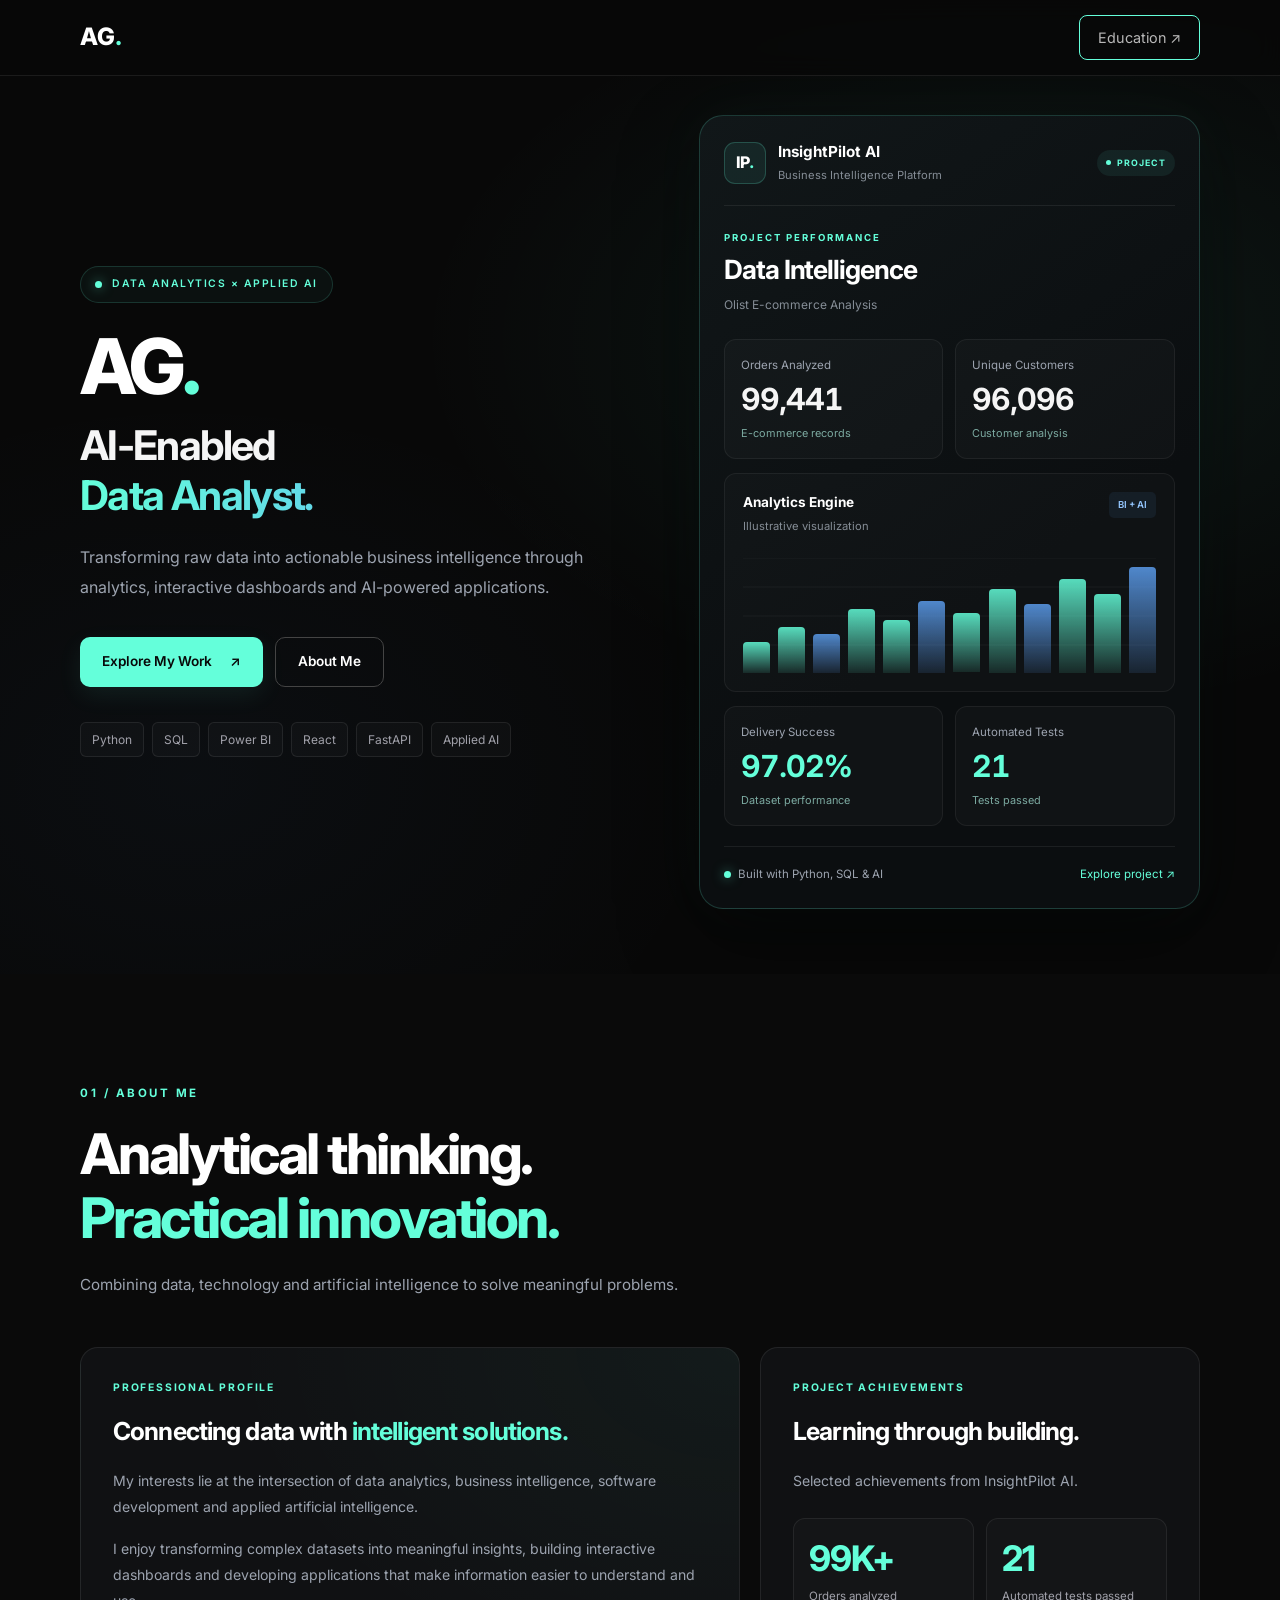
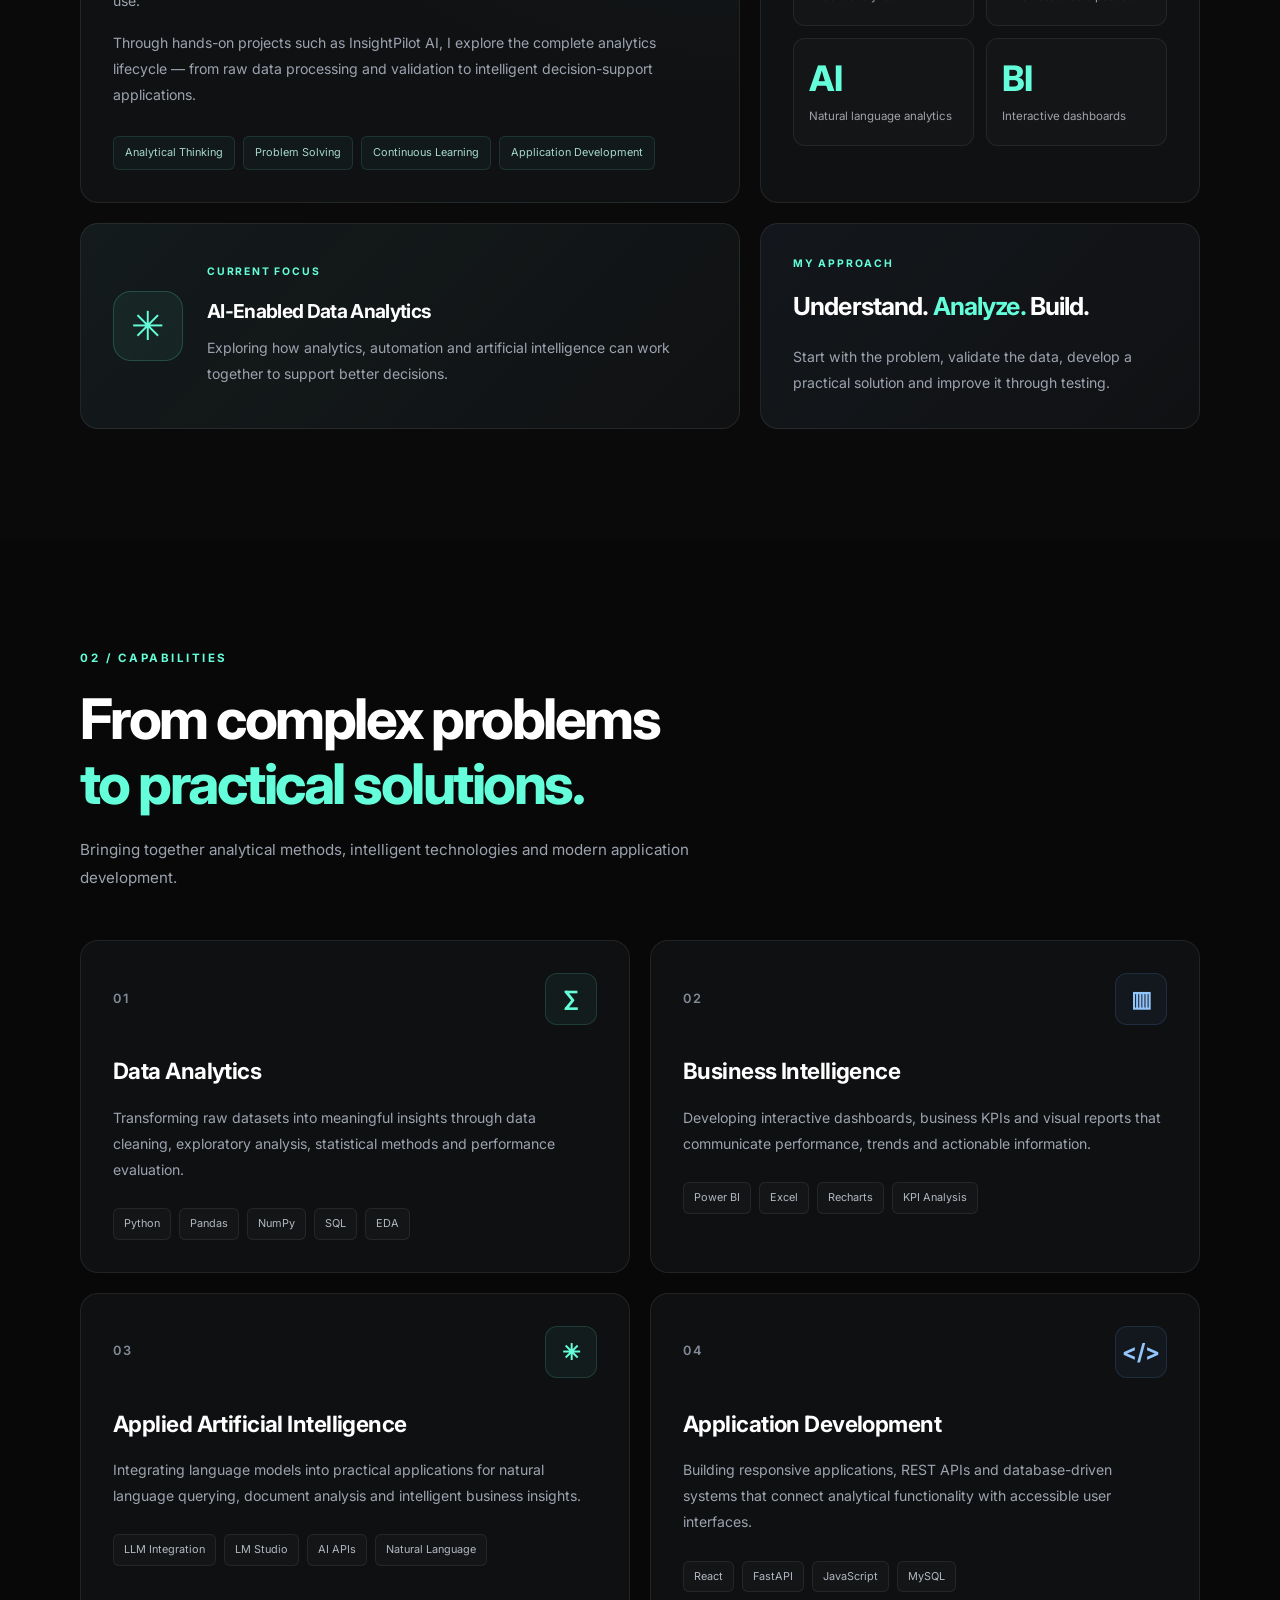
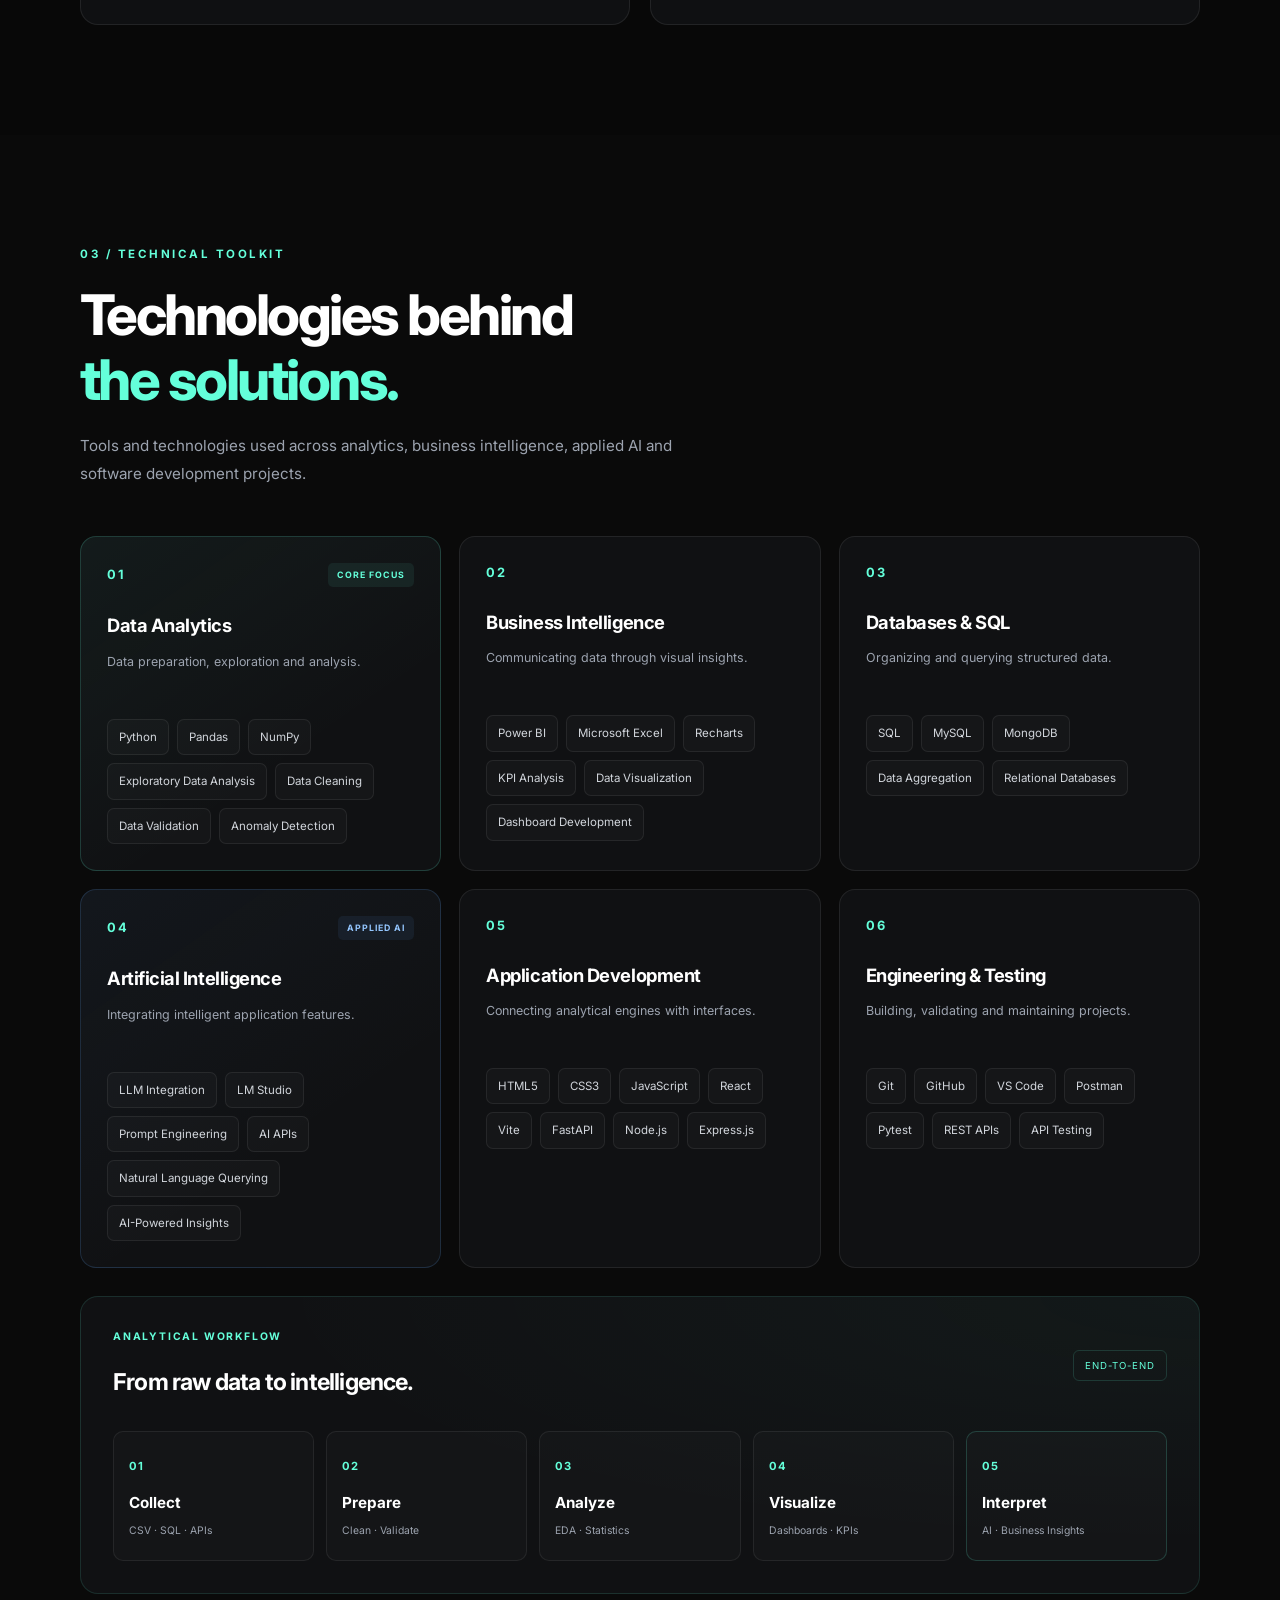
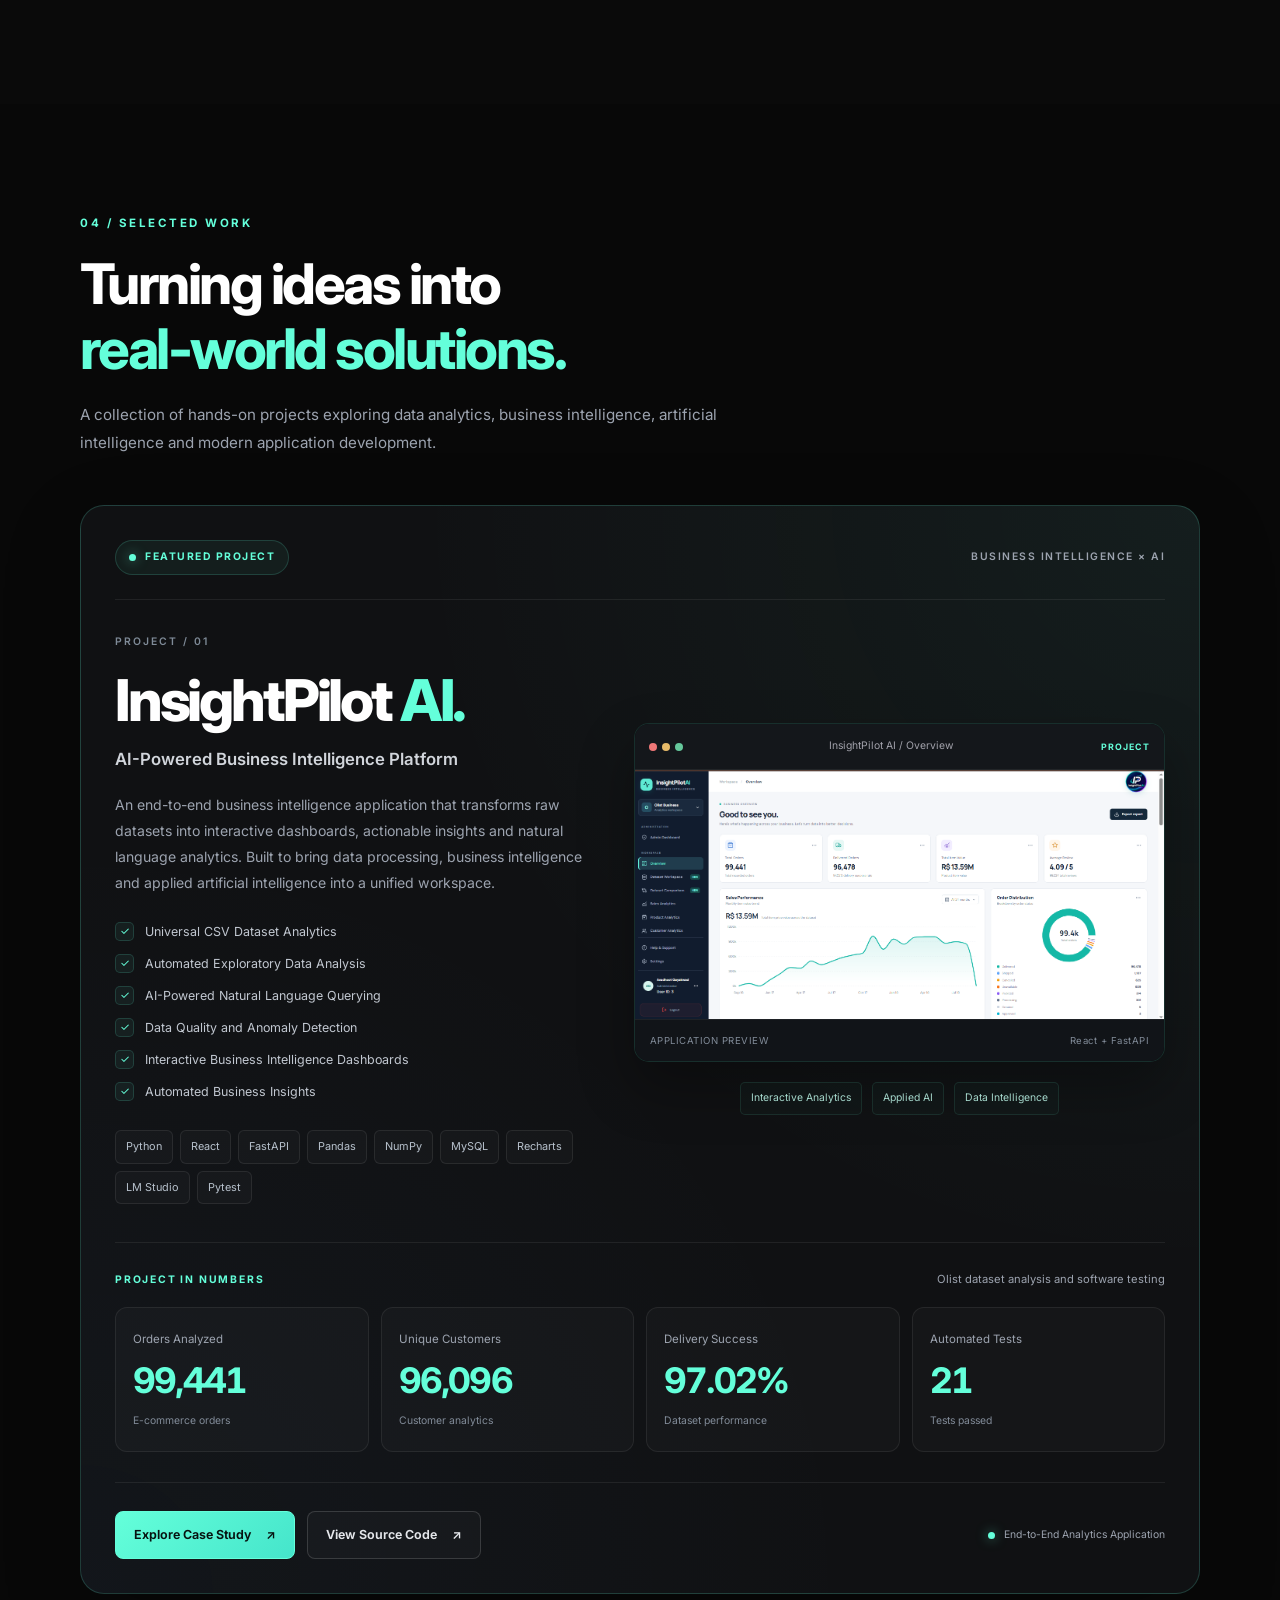
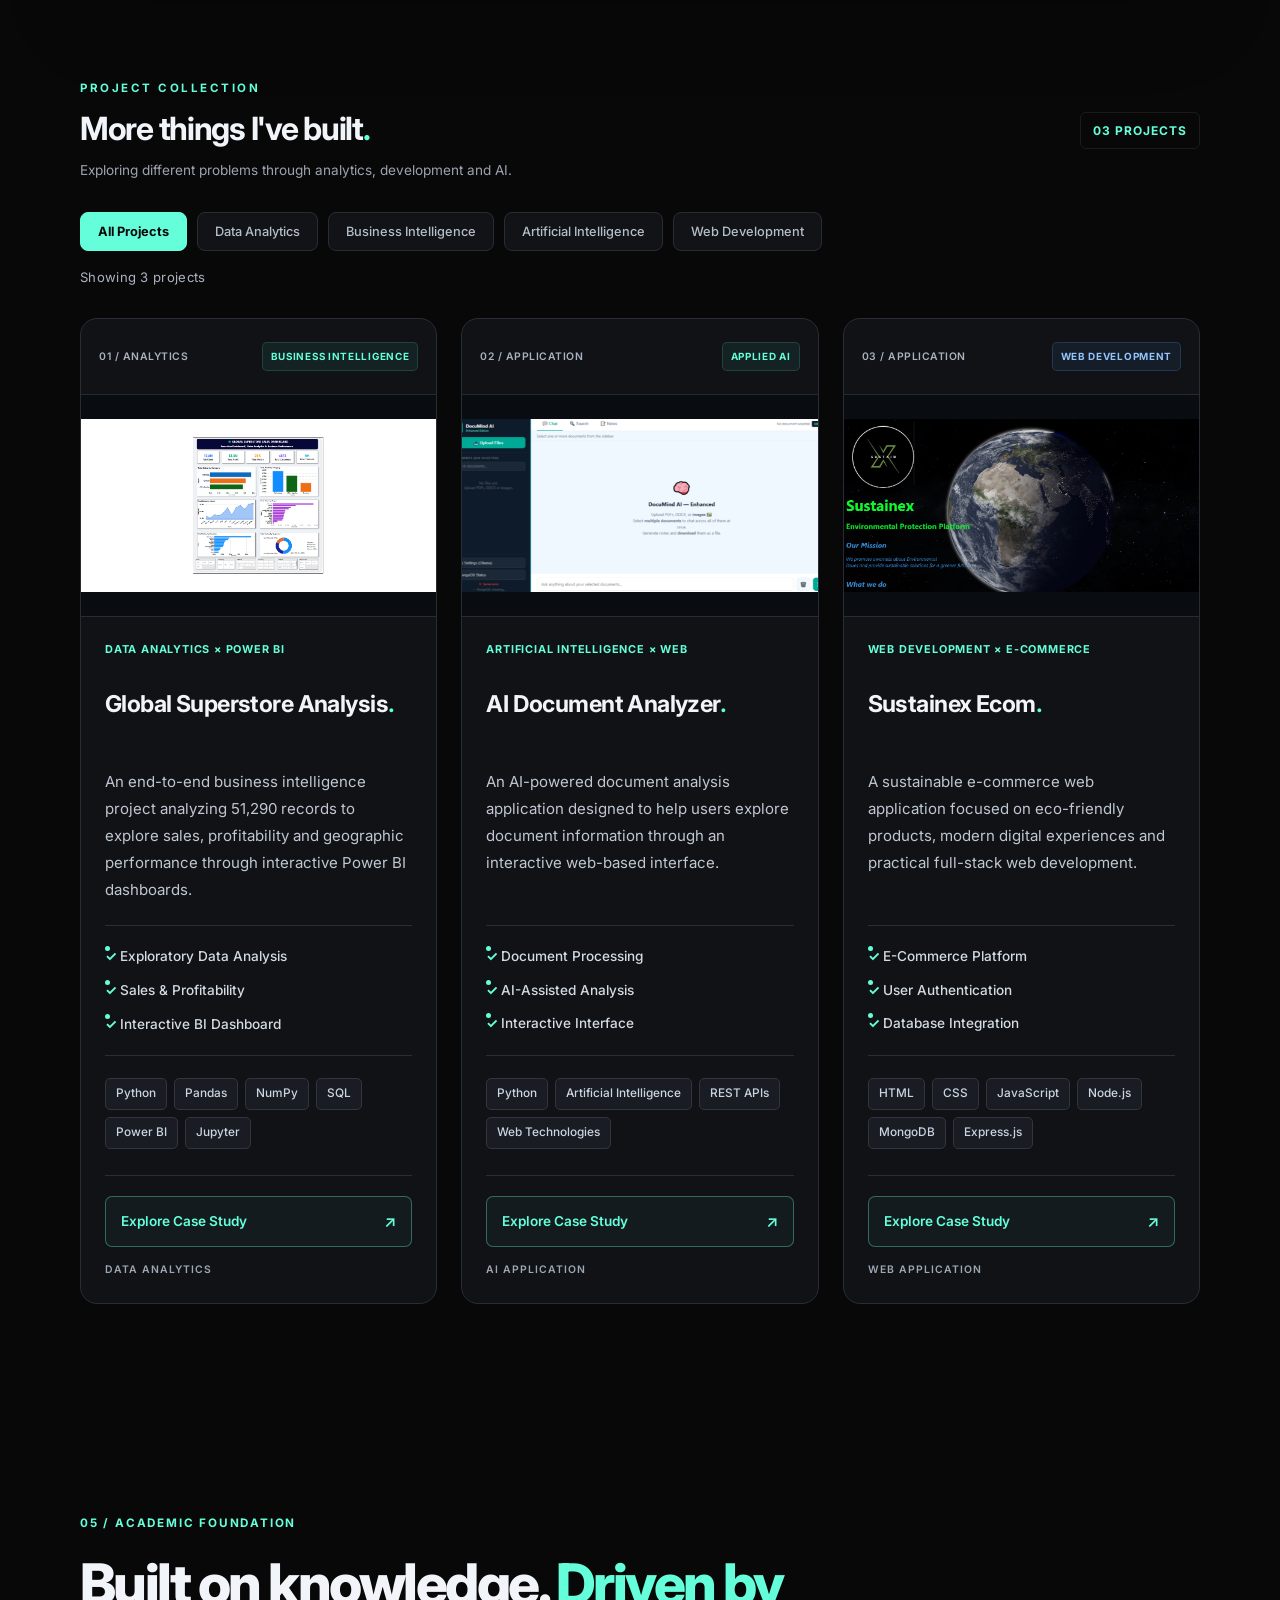
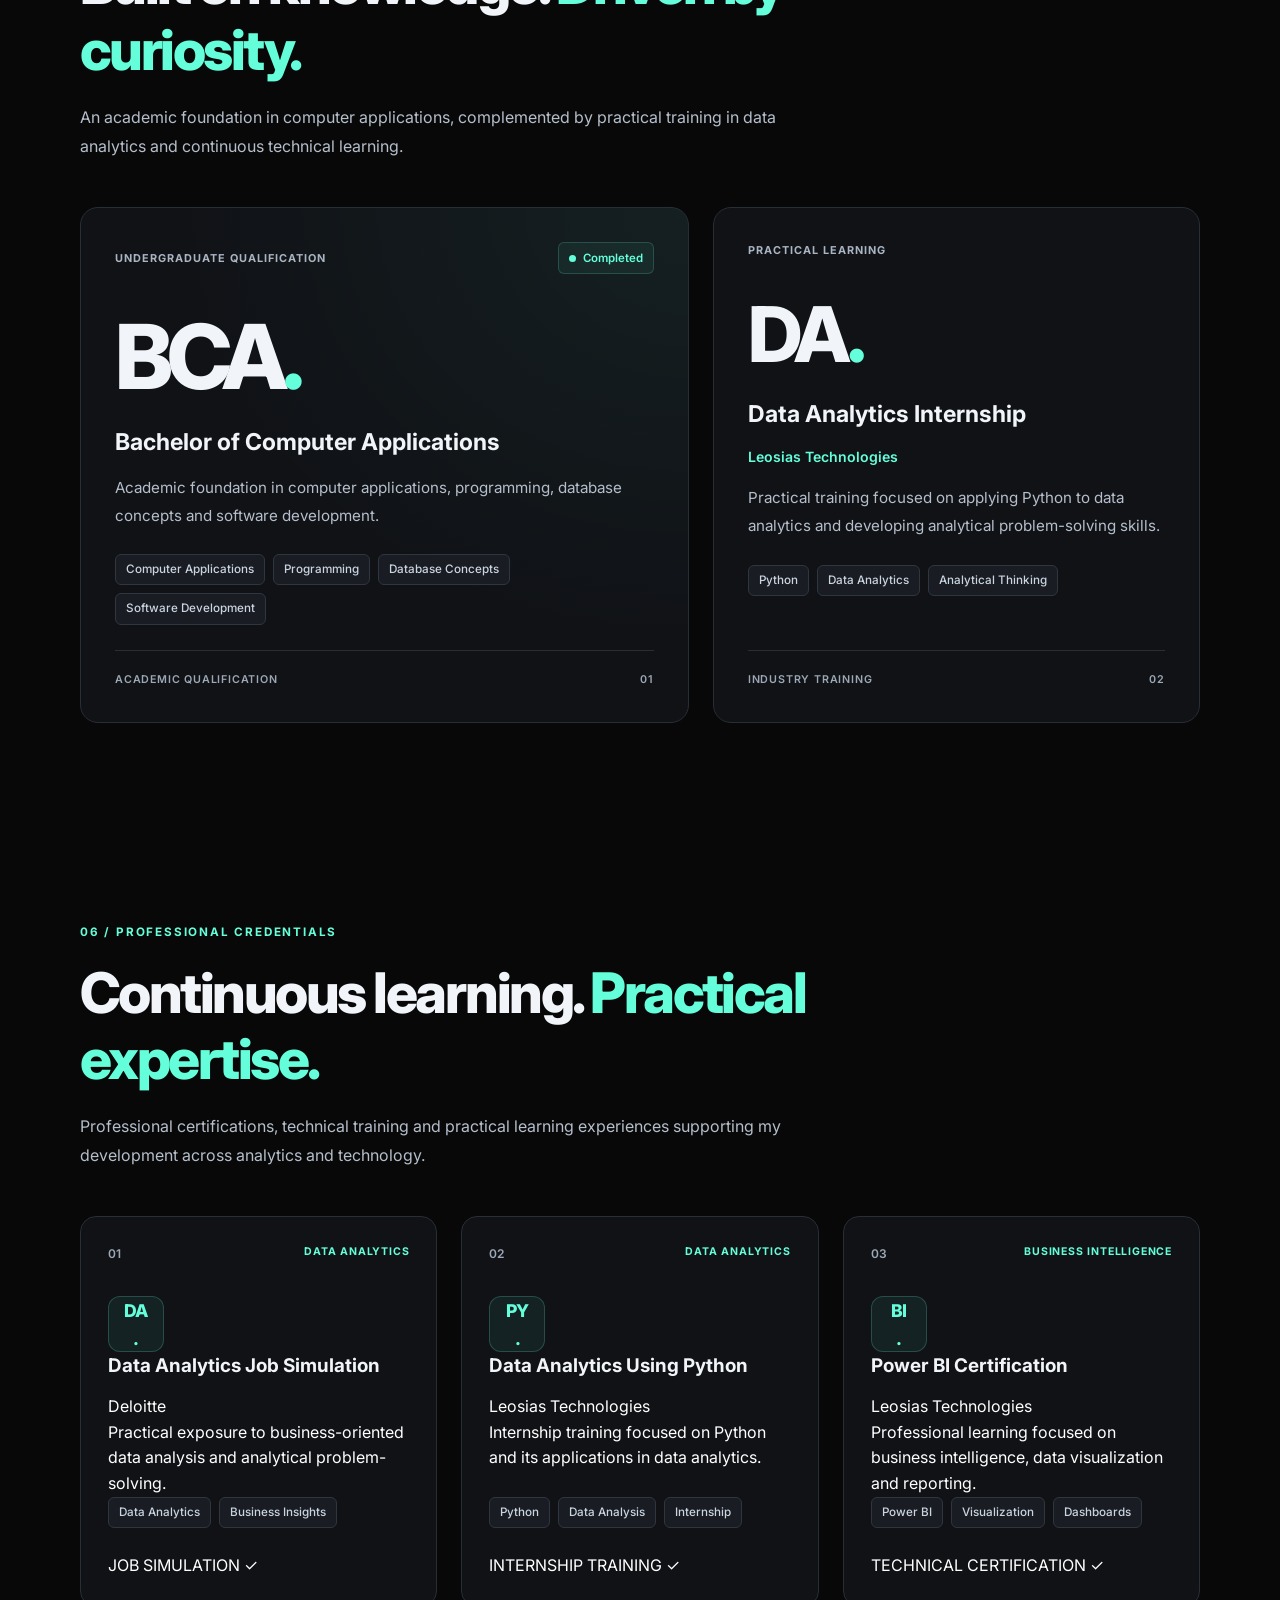
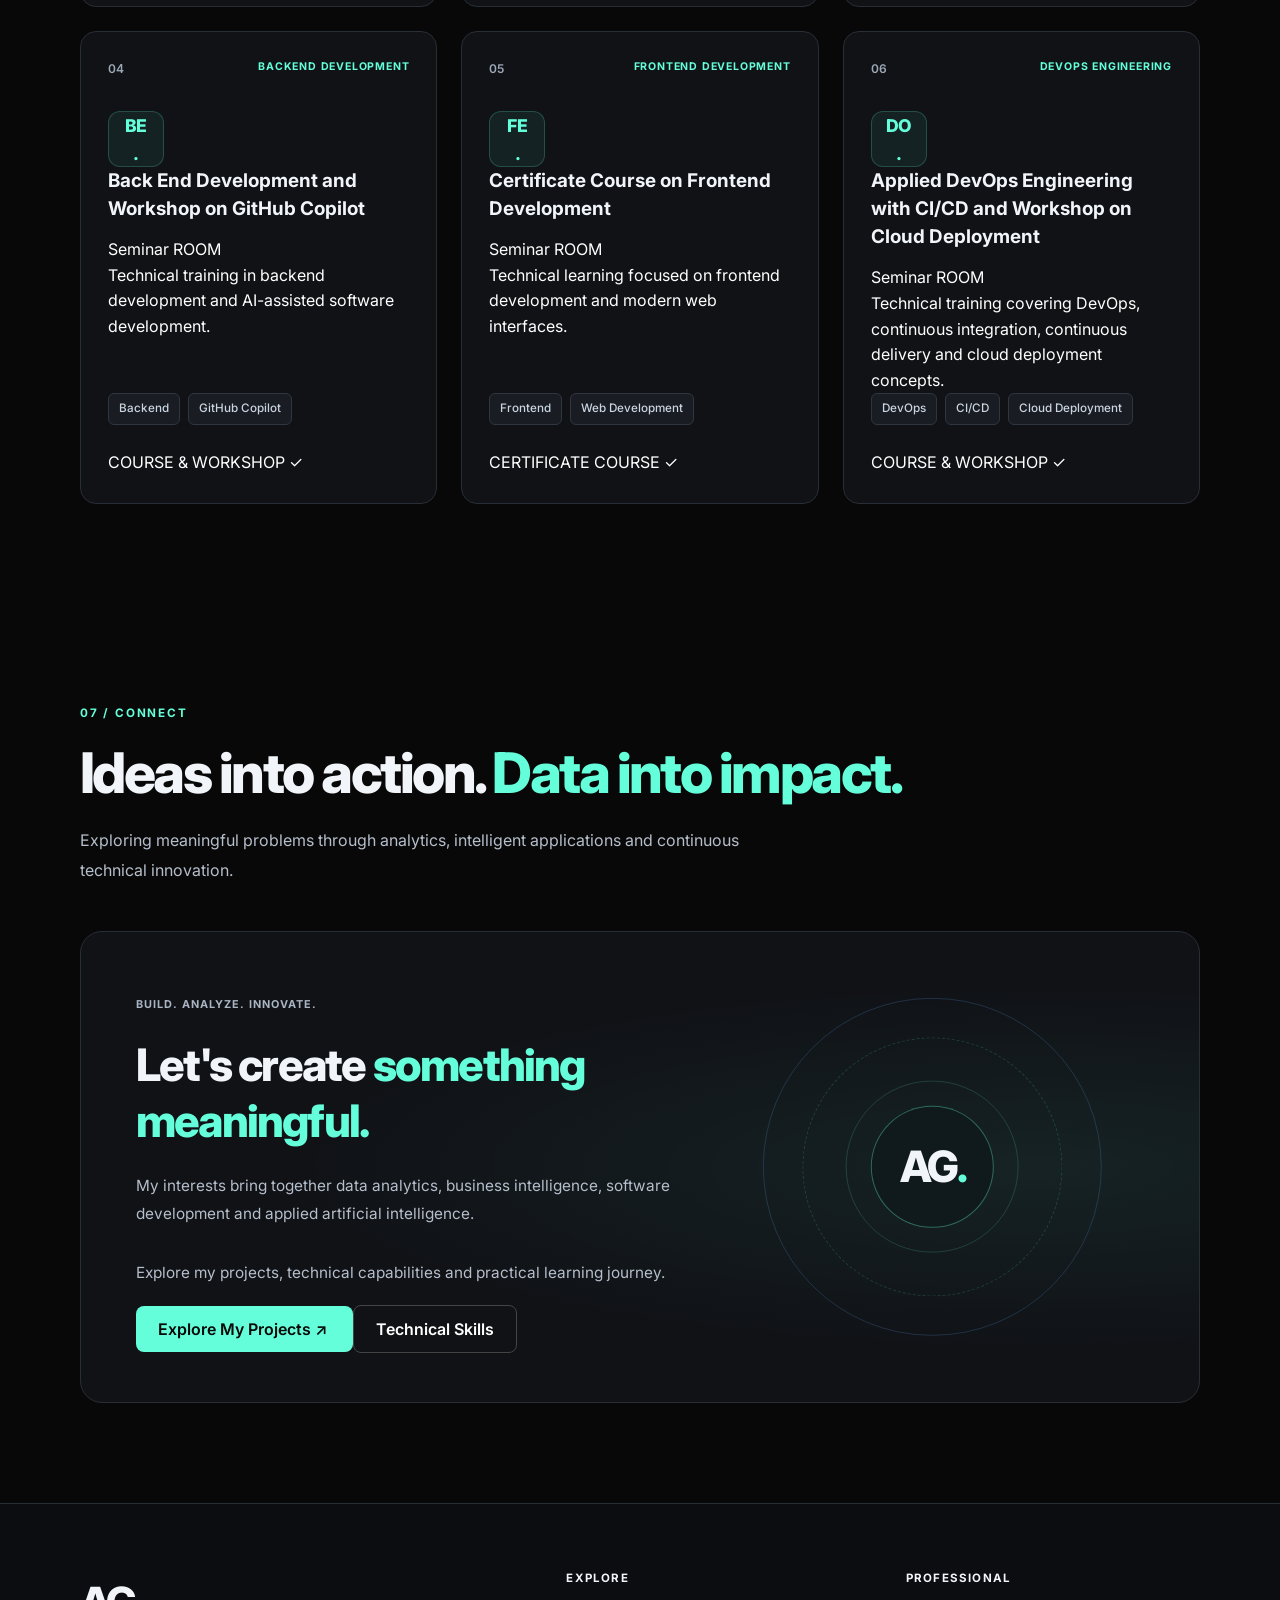
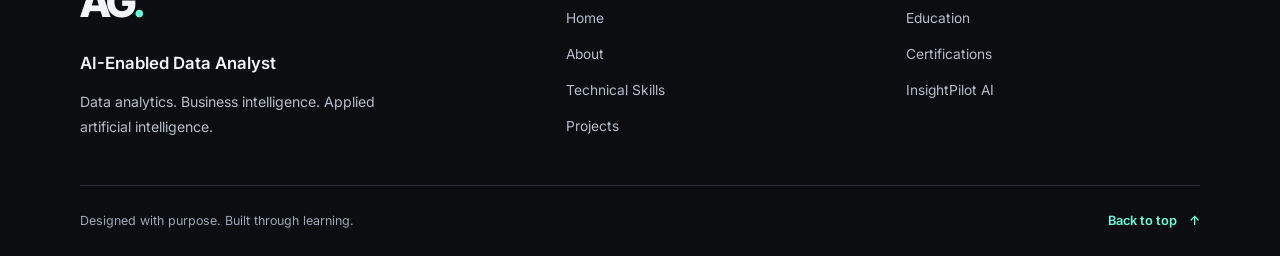
<file: index.html>
<!DOCTYPE html>
<html lang="en">
<head>
    <meta charset="UTF-8">

    <meta name="viewport" content="width=device-width, initial-scale=1.0">

    <meta
    name="description"
    content="Explore my portfolio of data analytics, business intelligence, Python, SQL, Power BI and AI-powered applications."
>

<meta
    property="og:title"
    content="AI-Enabled Data Analytics | Portfolio"
>

<meta
    property="og:description"
    content="Explore end-to-end analytics projects, interactive dashboards, business intelligence and applied artificial intelligence."
>

<meta property="og:type" content="website">

<meta name="theme-color" content="#080808">

<link rel="icon"type="image/png"href="assets/icons/favicon.jpg">

<title>AI-Enabled Data Analyst | Portfolio</title>



    <!-- Google Font -->
    <link rel="preconnect" href="https://fonts.googleapis.com">
    <link rel="preconnect" href="https://fonts.gstatic.com" crossorigin>

    <link href="https://fonts.googleapis.com/css2?family=Inter:wght@400;500;600;700;800&display=swap"
          rel="stylesheet">

    <!-- CSS -->
    <link rel="stylesheet" href="css/style.css">
</head>

<body>

    <a href="#main-content" class="skip-link">
        Skip to main content
    </a>


    <header class="navbar">

    <div class="container nav-container">

        <a href="#home" class="logo">
            AG<span>.</span>
        </a>

        <nav
    class="nav-menu"
    id="primary-navigation"
    aria-label="Primary navigation"
>

        <a href="#education" class="nav-button">Education &#8599;</a>

        <button
    type="button"
    class="mobile-menu-btn"
    aria-label="Open navigation menu"
    aria-expanded="false"
    aria-controls="primary-navigation"
>
    ☰
</button>

    </div>

</header>
<main id="main-content" tabindex="-1">

<!-- =====================================
     HERO SECTION
====================================== -->

<section id="home" class="hero">

    <div class="hero-ambient" aria-hidden="true"></div>

    <div class="container hero-container">

        <!-- LEFT SIDE -->

        <div class="hero-content">

            <div class="hero-eyebrow">

                <span class="status-dot"></span>

                DATA ANALYTICS × APPLIED AI

            </div>


            <h1 class="hero-name">
                AG<span>.</span>
            </h1>

            <h2 class="hero-role">
                AI-Enabled
                <span>Data Analyst.</span>
            </h2>

            <p class="hero-description">
                Transforming raw data into actionable business
                intelligence through analytics, interactive
                dashboards and AI-powered applications.
            </p>

            <div class="hero-buttons">

                <a href="#projects" class="btn btn-primary">
                    Explore My Work
                    <span aria-hidden="true">↗</span>
                </a>

                <a href="#about" class="btn btn-secondary">
                    About Me
                </a>

            </div>

            <div class="hero-tech-stack">

                <span>Python</span>
                <span>SQL</span>
                <span>Power BI</span>
                <span>React</span>
                <span>FastAPI</span>
                <span>Applied AI</span>

            </div>

        </div>


        <!-- RIGHT SIDE -->

        <div class="hero-visual">

            <div class="intelligence-panel">

                <!-- PANEL HEADER -->

                <div class="intelligence-header">

                    <div class="panel-brand">

                        <div class="panel-logo">
                            IP<span>.</span>
                        </div>

                        <div>

                            <h3>InsightPilot AI</h3>

                            <p>Business Intelligence Platform</p>

                        </div>

                    </div>

                    <span class="panel-status">
                        <span></span>
                        PROJECT
                    </span>

                </div>


                <!-- PANEL TITLE -->

                <div class="panel-heading">

                    <p>PROJECT PERFORMANCE</p>

                    <h3>Data Intelligence</h3>

                    <span>Olist E-commerce Analysis</span>

                </div>


                <!-- PRIMARY METRICS -->

                <div class="hero-metrics">

                    <div class="hero-metric">

                        <span class="metric-label">
                            Orders Analyzed
                        </span>

                        <strong>99,441</strong>

                        <span class="metric-note">
                            E-commerce records
                        </span>

                    </div>

                    <div class="hero-metric">

                        <span class="metric-label">
                            Unique Customers
                        </span>

                        <strong>96,096</strong>

                        <span class="metric-note">
                            Customer analysis
                        </span>

                    </div>

                </div>


                <!-- DECORATIVE CHART -->

                <div class="hero-chart-card">

                    <div class="chart-header">

                        <div>

                            <h4>Analytics Engine</h4>

                            <p>Illustrative visualization</p>

                        </div>

                        <span class="chart-badge">
                            BI + AI
                        </span>

                    </div>

                    <div class="hero-chart" aria-hidden="true">

                        <span style="--height: 28%; --i: 1;"></span>
                        <span style="--height: 42%; --i: 2;"></span>
                        <span style="--height: 35%; --i: 3;"></span>
                        <span style="--height: 58%; --i: 4;"></span>
                        <span style="--height: 48%; --i: 5;"></span>
                        <span style="--height: 65%; --i: 6;"></span>
                        <span style="--height: 54%; --i: 7;"></span>
                        <span style="--height: 76%; --i: 8;"></span>
                        <span style="--height: 63%; --i: 9;"></span>
                        <span style="--height: 85%; --i: 10;"></span>
                        <span style="--height: 72%; --i: 11;"></span>
                        <span style="--height: 96%; --i: 12;"></span>

                    </div>

                </div>


                <!-- SECONDARY METRICS -->

                <div class="hero-metrics secondary-metrics">

                    <div class="hero-metric">

                        <span class="metric-label">
                            Delivery Success
                        </span>

                        <strong>97.02%</strong>

                        <span class="metric-note">
                            Dataset performance
                        </span>

                    </div>

                    <div class="hero-metric">

                        <span class="metric-label">
                            Automated Tests
                        </span>

                        <strong>21</strong>

                        <span class="metric-note">
                            Tests passed
                        </span>

                    </div>

                </div>


                <!-- PANEL FOOTER -->

                <div class="panel-footer">

                    <span>
                        <span class="status-dot"></span>
                        Built with Python, SQL & AI
                    </span>

                    <a href="#projects">
                        Explore project ↗
                    </a>

                </div>

            </div>

        </div>

    </div>

</section>
   <!-- ========================================
     ABOUT SECTION
========================================= -->

<section id="about" class="about section reveal">

    <div class="container">

        <div class="section-heading">

            <p class="section-label">
                01 / ABOUT ME
            </p>

            <h2>
                Analytical thinking.
                <br>
                <span>Practical innovation.</span>
            </h2>

            <p class="section-subtitle">
                Combining data, technology and artificial
                intelligence to solve meaningful problems.
            </p>

        </div>

        <div class="about-bento">

            <!-- PROFESSIONAL INTRODUCTION -->

            <article class="about-panel about-main-panel">

                <span class="about-panel-label">
                    PROFESSIONAL PROFILE
                </span>

                <h3>
                    Connecting data with
                    <span>intelligent solutions.</span>
                </h3>

                <p>
                    My interests lie at the intersection of
                    data analytics, business intelligence,
                    software development and applied
                    artificial intelligence.
                </p>

                <p>
                    I enjoy transforming complex datasets into
                    meaningful insights, building interactive
                    dashboards and developing applications
                    that make information easier to understand
                    and use.
                </p>

                <p>
                    Through hands-on projects such as
                    InsightPilot AI, I explore the complete
                    analytics lifecycle — from raw data
                    processing and validation to intelligent
                    decision-support applications.
                </p>

                <div class="about-panel-tags">

                    <span>Analytical Thinking</span>
                    <span>Problem Solving</span>
                    <span>Continuous Learning</span>
                    <span>Application Development</span>

                </div>

            </article>


            <!-- PROJECT ACHIEVEMENTS -->

            <article class="about-panel about-achievement-panel">

                <span class="about-panel-label">
                    PROJECT ACHIEVEMENTS
                </span>

                <h3>Learning through building.</h3>

                <p>
                    Selected achievements from InsightPilot AI.
                </p>

                <div class="achievement-grid">

                    <div class="achievement-item">

                        <strong>99K+</strong>

                        <span>Orders analyzed</span>

                    </div>

                    <div class="achievement-item">

                        <strong>21</strong>

                        <span>Automated tests passed</span>

                    </div>

                    <div class="achievement-item">

                        <strong>AI</strong>

                        <span>Natural language analytics</span>

                    </div>

                    <div class="achievement-item">

                        <strong>BI</strong>

                        <span>Interactive dashboards</span>

                    </div>

                </div>

            </article>


            <!-- PROFESSIONAL FOCUS -->

            <article class="about-panel about-focus-panel">

                <div class="focus-symbol" aria-hidden="true">
                    ✳
                </div>

                <div>

                    <span class="about-panel-label">
                        CURRENT FOCUS
                    </span>

                    <h3>AI-Enabled Data Analytics</h3>

                    <p>
                        Exploring how analytics, automation
                        and artificial intelligence can work
                        together to support better decisions.
                    </p>

                </div>

            </article>


            <!-- DEVELOPMENT PHILOSOPHY -->

            <article class="about-panel about-philosophy-panel">

                <span class="about-panel-label">
                    MY APPROACH
                </span>

                <h3>
                    Understand.
                    <span>Analyze.</span>
                    Build.
                </h3>

                <p>
                    Start with the problem, validate the data,
                    develop a practical solution and improve
                    it through testing.
                </p>

            </article>

        </div>

    </div>

</section>
<!-- ========================================
     TECHNICAL CAPABILITIES
========================================= -->

<section class="services section reveal">

    <div class="container">

        <div class="section-heading">

            <p class="section-label">
                02 / CAPABILITIES
            </p>

            <h2>
                From complex problems
                <br>
                <span>to practical solutions.</span>
            </h2>

            <p class="section-subtitle">
                Bringing together analytical methods,
                intelligent technologies and modern
                application development.
            </p>

        </div>

        <div class="capabilities-grid">


            <!-- DATA ANALYTICS -->

            <article class="capability-card">

                <div class="capability-top">

                    <span class="capability-number">01</span>

                    <span class="capability-icon"
                          aria-hidden="true">
                        ∑
                    </span>

                </div>

                <h3>Data Analytics</h3>

                <p>
                    Transforming raw datasets into meaningful
                    insights through data cleaning, exploratory
                    analysis, statistical methods and
                    performance evaluation.
                </p>

                <div class="capability-tags">

                    <span>Python</span>
                    <span>Pandas</span>
                    <span>NumPy</span>
                    <span>SQL</span>
                    <span>EDA</span>

                </div>

            </article>


            <!-- BUSINESS INTELLIGENCE -->

            <article class="capability-card">

                <div class="capability-top">

                    <span class="capability-number">02</span>

                    <span class="capability-icon"
                          aria-hidden="true">
                        ▥
                    </span>

                </div>

                <h3>Business Intelligence</h3>

                <p>
                    Developing interactive dashboards,
                    business KPIs and visual reports that
                    communicate performance, trends and
                    actionable information.
                </p>

                <div class="capability-tags">

                    <span>Power BI</span>
                    <span>Excel</span>
                    <span>Recharts</span>
                    <span>KPI Analysis</span>

                </div>

            </article>


            <!-- APPLIED AI -->

            <article class="capability-card">

                <div class="capability-top">

                    <span class="capability-number">03</span>

                    <span class="capability-icon"
                          aria-hidden="true">
                        ✳
                    </span>

                </div>

                <h3>Applied Artificial Intelligence</h3>

                <p>
                    Integrating language models into practical
                    applications for natural language querying,
                    document analysis and intelligent
                    business insights.
                </p>

                <div class="capability-tags">

                    <span>LLM Integration</span>
                    <span>LM Studio</span>
                    <span>AI APIs</span>
                    <span>Natural Language</span>

                </div>

            </article>


            <!-- APPLICATION DEVELOPMENT -->

            <article class="capability-card">

                <div class="capability-top">

                    <span class="capability-number">04</span>

                    <span class="capability-icon"
                          aria-hidden="true">
                        &lt;/&gt;
                    </span>

                </div>

                <h3>Application Development</h3>

                <p>
                    Building responsive applications,
                    REST APIs and database-driven systems
                    that connect analytical functionality
                    with accessible user interfaces.
                </p>

                <div class="capability-tags">

                    <span>React</span>
                    <span>FastAPI</span>
                    <span>JavaScript</span>
                    <span>MySQL</span>

                </div>

            </article>

        </div>

    </div>

</section>
     <!-- ========================================
     TECHNICAL SKILLS
========================================= -->

<section id="skills" class="skills section reveal">

    <div class="container">

        <div class="section-heading">

            <p class="section-label">
                03 / TECHNICAL TOOLKIT
            </p>

            <h2>
                Technologies behind
                <br>
                <span>the solutions.</span>
            </h2>

            <p class="section-subtitle">
                Tools and technologies used across analytics,
                business intelligence, applied AI and
                software development projects.
            </p>

        </div>


        <div class="toolkit-grid">


            <!-- DATA ANALYTICS -->

            <article class="toolkit-card toolkit-featured">

                <div class="toolkit-header">

                    <span class="toolkit-index">01</span>

                    <span class="toolkit-badge">
                        CORE FOCUS
                    </span>

                </div>

                <h3>Data Analytics</h3>

                <p>
                    Data preparation, exploration and analysis.
                </p>

                <div class="toolkit-items">

                    <span>Python</span>
                    <span>Pandas</span>
                    <span>NumPy</span>
                    <span>Exploratory Data Analysis</span>
                    <span>Data Cleaning</span>
                    <span>Data Validation</span>
                    <span>Anomaly Detection</span>

                </div>

            </article>


            <!-- BUSINESS INTELLIGENCE -->

            <article class="toolkit-card">

                <div class="toolkit-header">

                    <span class="toolkit-index">02</span>

                </div>

                <h3>Business Intelligence</h3>

                <p>
                    Communicating data through visual insights.
                </p>

                <div class="toolkit-items">

                    <span>Power BI</span>
                    <span>Microsoft Excel</span>
                    <span>Recharts</span>
                    <span>KPI Analysis</span>
                    <span>Data Visualization</span>
                    <span>Dashboard Development</span>

                </div>

            </article>


            <!-- DATABASE ENGINEERING -->

            <article class="toolkit-card">

                <div class="toolkit-header">

                    <span class="toolkit-index">03</span>

                </div>

                <h3>Databases & SQL</h3>

                <p>
                    Organizing and querying structured data.
                </p>

                <div class="toolkit-items">

                    <span>SQL</span>
                    <span>MySQL</span>
                    <span>MongoDB</span>
                    <span>Data Aggregation</span>
                    <span>Relational Databases</span>

                </div>

            </article>


            <!-- APPLIED AI -->

            <article class="toolkit-card toolkit-ai">

                <div class="toolkit-header">

                    <span class="toolkit-index">04</span>

                    <span class="toolkit-badge">
                        APPLIED AI
                    </span>

                </div>

                <h3>Artificial Intelligence</h3>

                <p>
                    Integrating intelligent application features.
                </p>

                <div class="toolkit-items">

                    <span>LLM Integration</span>
                    <span>LM Studio</span>
                    <span>Prompt Engineering</span>
                    <span>AI APIs</span>
                    <span>Natural Language Querying</span>
                    <span>AI-Powered Insights</span>

                </div>

            </article>


            <!-- APPLICATION DEVELOPMENT -->

            <article class="toolkit-card">

                <div class="toolkit-header">

                    <span class="toolkit-index">05</span>

                </div>

                <h3>Application Development</h3>

                <p>
                    Connecting analytical engines with interfaces.
                </p>

                <div class="toolkit-items">

                    <span>HTML5</span>
                    <span>CSS3</span>
                    <span>JavaScript</span>
                    <span>React</span>
                    <span>Vite</span>
                    <span>FastAPI</span>
                    <span>Node.js</span>
                    <span>Express.js</span>

                </div>

            </article>


            <!-- ENGINEERING AND TESTING -->

            <article class="toolkit-card">

                <div class="toolkit-header">

                    <span class="toolkit-index">06</span>

                </div>

                <h3>Engineering & Testing</h3>

                <p>
                    Building, validating and maintaining projects.
                </p>

                <div class="toolkit-items">

                    <span>Git</span>
                    <span>GitHub</span>
                    <span>VS Code</span>
                    <span>Postman</span>
                    <span>Pytest</span>
                    <span>REST APIs</span>
                    <span>API Testing</span>

                </div>

            </article>

        </div>


        <!-- ANALYTICS WORKFLOW -->

        <div class="workflow-panel">

            <div class="workflow-heading">

                <div>

                    <span class="about-panel-label">
                        ANALYTICAL WORKFLOW
                    </span>

                    <h3>
                        From raw data to intelligence.
                    </h3>

                </div>

                <span class="workflow-badge">
                    END-TO-END
                </span>

            </div>


            <div class="workflow-grid">

                <div class="workflow-step">

                    <span class="workflow-number">01</span>

                    <h4>Collect</h4>

                    <p>CSV · SQL · APIs</p>

                </div>

                <div class="workflow-step">

                    <span class="workflow-number">02</span>

                    <h4>Prepare</h4>

                    <p>Clean · Validate</p>

                </div>

                <div class="workflow-step">

                    <span class="workflow-number">03</span>

                    <h4>Analyze</h4>

                    <p>EDA · Statistics</p>

                </div>

                <div class="workflow-step">

                    <span class="workflow-number">04</span>

                    <h4>Visualize</h4>

                    <p>Dashboards · KPIs</p>

                </div>

                <div class="workflow-step">

                    <span class="workflow-number">05</span>

                    <h4>Interpret</h4>

                    <p>AI · Business Insights</p>

                </div>

            </div>

        </div>

    </div>

</section>
  <section
    id="projects"
    class="projects section reveal"
   >

    <div class="container">

       <div class="section-heading">

    <p class="section-label">
        04 / SELECTED WORK
    </p>

    <h2>
        Turning ideas into
        <br>
        <span>real-world solutions.</span>
    </h2>

    <p class="section-subtitle">
        A collection of hands-on projects exploring
        data analytics, business intelligence,
        artificial intelligence and modern
        application development.
    </p>

</div>

<!-- ========================================
     FEATURED PROJECT — INSIGHTPILOT AI
========================================= -->

<article class="flagship-project reveal">

    <!-- PROJECT HEADER -->

    <div class="flagship-header">

        <div class="flagship-badge">

            <span class="flagship-status-dot"></span>

            FEATURED PROJECT

        </div>

        <span class="flagship-category">
            BUSINESS INTELLIGENCE × AI
        </span>

    </div>


    <!-- MAIN PROJECT PRESENTATION -->

    <div class="flagship-main">


        <!-- PROJECT INFORMATION -->

        <div class="flagship-content">

            <div class="flagship-project-index">
                PROJECT / 01
            </div>

            <h3 class="flagship-title">
                InsightPilot<span> AI.</span>
            </h3>

            <h4 class="flagship-subtitle">
                AI-Powered Business Intelligence Platform
            </h4>

            <p class="flagship-description">

                An end-to-end business intelligence
                application that transforms raw datasets
                into interactive dashboards, actionable
                insights and natural language analytics.

                Built to bring data processing, business
                intelligence and applied artificial
                intelligence into a unified workspace.

            </p>


            <!-- KEY FEATURES -->

            <div class="flagship-features">

                <div class="flagship-feature">

                    <span class="feature-check">✓</span>

                    Universal CSV Dataset Analytics

                </div>

                <div class="flagship-feature">

                    <span class="feature-check">✓</span>

                    Automated Exploratory Data Analysis

                </div>

                <div class="flagship-feature">

                    <span class="feature-check">✓</span>

                    AI-Powered Natural Language Querying

                </div>

                <div class="flagship-feature">

                    <span class="feature-check">✓</span>

                    Data Quality and Anomaly Detection

                </div>

                <div class="flagship-feature">

                    <span class="feature-check">✓</span>

                    Interactive Business Intelligence Dashboards

                </div>

                <div class="flagship-feature">

                    <span class="feature-check">✓</span>

                    Automated Business Insights

                </div>

            </div>


            <!-- TECHNOLOGY STACK -->

            <div class="flagship-tech">

                <span>Python</span>
                <span>React</span>
                <span>FastAPI</span>
                <span>Pandas</span>
                <span>NumPy</span>
                <span>MySQL</span>
                <span>Recharts</span>
                <span>LM Studio</span>
                <span>Pytest</span>

            </div>

        </div>


        <!-- DASHBOARD PREVIEW -->

        <div class="flagship-visual">

            <div class="flagship-window">

                <div class="flagship-window-header">

                    <div class="window-controls">

                        <span></span>
                        <span></span>
                        <span></span>

                    </div>

                    <span class="window-title">
                        InsightPilot AI / Overview
                    </span>

                    <span class="window-status">
                        PROJECT
                    </span>

                </div>

                <a
                    href="projects/insightpilot-ai.html"
                    class="flagship-preview-link"
                    aria-label="Explore the InsightPilot AI case study"
                >

                    <img
                        src="Images/InsightPilot-AI/overview.webp"
                        alt="InsightPilot AI business intelligence dashboard"
                        class="flagship-preview"
                        loading="lazy"
                        decoding="async" width="1361" height="639"
                    >

                </a>

                <div class="flagship-window-footer">

                    <span>
                        APPLICATION PREVIEW
                    </span>

                    <span>
                        React + FastAPI
                    </span>

                </div>

            </div>


            <!-- PREVIEW CAPABILITIES -->

            <div class="flagship-visual-tags">

                <span>Interactive Analytics</span>

                <span>Applied AI</span>

                <span>Data Intelligence</span>

            </div>

        </div>

    </div>


    <!-- PROJECT PERFORMANCE -->

    <div class="flagship-metrics-section">

        <div class="flagship-metrics-heading">

            <span>
                PROJECT IN NUMBERS
            </span>

            <p>
                Olist dataset analysis and software testing
            </p>

        </div>

        <div class="flagship-metrics">

            <div class="flagship-metric">

                <span class="metric-label">
                    Orders Analyzed
                </span>

                <strong>99,441</strong>

                <span class="metric-description">
                    E-commerce orders
                </span>

            </div>

            <div class="flagship-metric">

                <span class="metric-label">
                    Unique Customers
                </span>

                <strong>96,096</strong>

                <span class="metric-description">
                    Customer analytics
                </span>

            </div>

            <div class="flagship-metric">

                <span class="metric-label">
                    Delivery Success
                </span>

                <strong>97.02%</strong>

                <span class="metric-description">
                    Dataset performance
                </span>

            </div>

            <div class="flagship-metric">

                <span class="metric-label">
                    Automated Tests
                </span>

                <strong>21</strong>

                <span class="metric-description">
                    Tests passed
                </span>

            </div>

        </div>

    </div>


    <!-- PROJECT ACTIONS -->

    <div class="flagship-footer">

        <div class="flagship-actions">

            <a
                href="projects/insightpilot-ai.html"
                class="flagship-primary-btn"
            >

                Explore Case Study

                <span aria-hidden="true">↗</span>

            </a>

            <a
                href="https://github.com/Avadhootgayakwad/InsightPilot-AI"
                class="flagship-secondary-btn"
                target="_blank"
                rel="noopener noreferrer"
            >

                View Source Code

                <span aria-hidden="true">↗</span>

            </a>

        </div>

        <div class="flagship-footer-note">

            <span class="flagship-status-dot"></span>

            End-to-End Analytics Application

        </div>

    </div>

</article>


<!-- ========================================
     OTHER PROJECTS HEADING
========================================= -->

<div class="other-projects-heading">

    <div>

        <p class="section-label">
            PROJECT COLLECTION
        </p>

        <h3>
            More things I've built<span>.</span>
        </h3>

        <p>
            Exploring different problems through
            analytics, development and AI.
        </p>

    </div>

    <span class="project-collection-count"
          id="projectCollectionCount">
           03 PROJECTS
    </span>

</div>


        <!-- PROJECT FILTER -->

<div class="project-collection-controls">

    <div class="project-filters"
         role="group"
         aria-label="Filter project collection">

        <button
            type="button"
            class="filter-btn active"
            data-filter="all"
            aria-pressed="true">

            All Projects

        </button>

        <button
            type="button"
            class="filter-btn"
            data-filter="analytics"
            aria-pressed="false">

            Data Analytics

        </button>

        <button
            type="button"
            class="filter-btn"
            data-filter="bi"
            aria-pressed="false">

            Business Intelligence

        </button>

        <button
            type="button"
            class="filter-btn"
            data-filter="ai"
            aria-pressed="false">

            Artificial Intelligence

        </button>

        <button
            type="button"
            class="filter-btn"
            data-filter="web"
            aria-pressed="false">

            Web Development

        </button>

    </div>

    <p class="project-results"
       id="projectResults"
       aria-live="polite">

        Showing 3 projects

    </p>

</div>




<!-- PROJECT COLLECTION GRID -->

<div class="projects-grid premium-project-grid">

    <!-- PROJECT 01: GLOBAL SUPERSTORE -->

    <article class="project-card premium-project-card"
             data-category="analytics bi">

        <div class="premium-project-header">
            <span class="premium-project-index">01 / ANALYTICS</span>
            <span class="premium-project-category">BUSINESS INTELLIGENCE</span>
        </div>

        <a href="projects/global-superstore.html"
           class="premium-project-media"
           aria-label="Explore Project — Global Superstore Analysis">

            <img src="Images/Dashboard/superstore-main.webp"
                 alt="Global Superstore Power BI dashboard"
                 loading="lazy"
                 decoding="async" width="1181" height="575">

            <span class="premium-project-preview">
                Explore Project &#8599;
            </span>

        </a>

        <div class="premium-project-body">

            <div class="premium-project-label">
                DATA ANALYTICS &times; POWER BI
            </div>

            <h3>Global Superstore Analysis<span>.</span></h3>

            <p class="premium-project-description">
                An end-to-end business intelligence project
                analyzing 51,290 records to explore sales,
                profitability and geographic performance
                through interactive Power BI dashboards.
            </p>

            <div class="premium-project-features">
                <span>Exploratory Data Analysis</span>
                <span>Sales &amp; Profitability</span>
                <span>Interactive BI Dashboard</span>
            </div>

            <div class="premium-project-tech">
                <span>Python</span>
                <span>Pandas</span>
                <span>NumPy</span>
                <span>SQL</span>
                <span>Power BI</span>
                <span>Jupyter</span>
            </div>

            <div class="premium-project-footer">

                <a href="projects/global-superstore.html"
                   class="premium-project-action">
                    Explore Case Study
                    <span aria-hidden="true">&#8599;</span>
                </a>

                <span class="premium-project-type">
                    DATA ANALYTICS
                </span>

            </div>

        </div>

    </article>


    <!-- PROJECT 02: AI DOCUMENT ANALYZER -->

    <article class="project-card premium-project-card"
             data-category="ai web">

        <div class="premium-project-header">
            <span class="premium-project-index">02 / APPLICATION</span>
            <span class="premium-project-category">APPLIED AI</span>
        </div>

        <a href="projects/ai-document-analyzer.html"
           class="premium-project-media"
          aria-label="Explore Project — AI Document Analyzer">

            <img src="Images/AI-Document-Analyzer/ai-home.webp"
                 alt="AI Document Analyzer application homepage"
                 loading="lazy"
                 decoding="async" width="1181" height="575">

            <span class="premium-project-preview">
                Explore Project &#8599;
            </span>

        </a>

        <div class="premium-project-body">

            <div class="premium-project-label">
                ARTIFICIAL INTELLIGENCE &times; WEB
            </div>

            <h3>AI Document Analyzer<span>.</span></h3>

            <p class="premium-project-description">
                An AI-powered document analysis application
                designed to help users explore document
                information through an interactive
                web-based interface.
            </p>

            <div class="premium-project-features">
                <span>Document Processing</span>
                <span>AI-Assisted Analysis</span>
                <span>Interactive Interface</span>
            </div>

            <div class="premium-project-tech">
                <span>Python</span>
                <span>Artificial Intelligence</span>
                <span>REST APIs</span>
                <span>Web Technologies</span>
            </div>

            <div class="premium-project-footer">

                <a href="projects/ai-document-analyzer.html"
                   class="premium-project-action">
                    Explore Case Study
                    <span aria-hidden="true">&#8599;</span>
                </a>

                <span class="premium-project-type">
                    AI APPLICATION
                </span>

            </div>

        </div>

    </article>


    <!-- PROJECT 03: SUSTAINEX ECOM -->

    <article class="project-card premium-project-card"
             data-category="web">

        <div class="premium-project-header">
            <span class="premium-project-index">03 / APPLICATION</span>
            <span class="premium-project-category category-web">
                WEB DEVELOPMENT
            </span>
        </div>

        <a href="projects/sustainex-ecom.html"
           class="premium-project-media"
          aria-label="Explore Project — Sustainex Ecom">

            <img src="Images/Web-Projects/sustainex-home.webp"
                 alt="Sustainex Ecom sustainable e-commerce website"
                 loading="lazy"
                 decoding="async" width="1181" height="575">

            <span class="premium-project-preview">
                Explore Project &#8599;
            </span>

        </a>

        <div class="premium-project-body">

            <div class="premium-project-label">
                WEB DEVELOPMENT &times; E-COMMERCE
            </div>

            <h3>Sustainex Ecom<span>.</span></h3>

            <p class="premium-project-description">
                A sustainable e-commerce web application
                focused on eco-friendly products, modern
                digital experiences and practical
                full-stack web development.
            </p>

            <div class="premium-project-features">
                <span>E-Commerce Platform</span>
                <span>User Authentication</span>
                <span>Database Integration</span>
            </div>

            <div class="premium-project-tech">
                <span>HTML</span>
                <span>CSS</span>
                <span>JavaScript</span>
                <span>Node.js</span>
                <span>MongoDB</span>
                <span>Express.js</span>
            </div>

            <div class="premium-project-footer">

                <a href="projects/sustainex-ecom.html"
                   class="premium-project-action">
                    Explore Case Study
                    <span aria-hidden="true">&#8599;</span>
                </a>

                <span class="premium-project-type">
                    WEB APPLICATION
                </span>

            </div>

        </div>

    </article>

</div>




<!-- EMPTY FILTER STATE -->

<div class="project-empty-state"
     id="projectEmptyState"
     hidden>

    <div class="project-empty-icon"
         aria-hidden="true">

        &#9671;

    </div>

    <h3>No matching projects in this collection.</h3>

    <p>

        Explore the featured InsightPilot AI project
        above for data analytics, business intelligence
        and applied artificial intelligence.

    </p>

    <button type="button"
            class="project-reset-btn"
            id="resetProjectFilters">

        View All Projects

    </button>

</div>

    </div>

</section>



  <!-- ==========================================
     PHASE 9 — EDUCATION
=========================================== -->

<section id="education" class="credential-section">

    <div class="container">

        <div class="credential-heading reveal">

            <span class="credential-eyebrow">
                05 / ACADEMIC FOUNDATION
            </span>

            <h2>
                Built on knowledge.
                <span>Driven by curiosity.</span>
            </h2>

            <p>
                An academic foundation in computer applications,
                complemented by practical training in data analytics
                and continuous technical learning.
            </p>

        </div>

        <div class="academic-grid">

            <article class="academic-main-card reveal">

                <div class="academic-card-header">

                    <span class="credential-label">
                        UNDERGRADUATE QUALIFICATION
                    </span>

                    <span class="academic-status">
                        <span></span>
                        Completed
                    </span>

                </div>

                <div class="academic-monogram">
                    BCA<span>.</span>
                </div>

                <h3>Bachelor of Computer Applications</h3>

                <p>
                    Academic foundation in computer applications,
                    programming, database concepts and software
                    development.
                </p>

                <div class="academic-tags">
                    <span>Computer Applications</span>
                    <span>Programming</span>
                    <span>Database Concepts</span>
                    <span>Software Development</span>
                </div>

                <div class="academic-card-footer">
                    <span>ACADEMIC QUALIFICATION</span>
                    <span>01</span>
                </div>

            </article>

            <article class="academic-training-card reveal">

                <span class="credential-label">
                    PRACTICAL LEARNING
                </span>

                <div class="academic-training-icon">
                    DA<span>.</span>
                </div>

                <h3>Data Analytics Internship</h3>

                <span class="academic-provider">
                    Leosias Technologies
                </span>

                <p>
                    Practical training focused on applying Python
                    to data analytics and developing analytical
                    problem-solving skills.
                </p>

                <div class="academic-tags">
                    <span>Python</span>
                    <span>Data Analytics</span>
                    <span>Analytical Thinking</span>
                </div>

                <div class="academic-card-footer">
                    <span>INDUSTRY TRAINING</span>
                    <span>02</span>
                </div>

            </article>

        </div>

    </div>

</section>

<!-- ==========================================
     PHASE 9 — PROFESSIONAL CERTIFICATIONS
=========================================== -->

<section id="certifications" class="credential-section">

    <div class="container">

        <div class="credential-heading reveal">

            <span class="credential-eyebrow">
                06 / PROFESSIONAL CREDENTIALS
            </span>

            <h2>
                Continuous learning.
                <span>Practical expertise.</span>
            </h2>

            <p>
                Professional certifications, technical training
                and practical learning experiences supporting
                my development across analytics and technology.
            </p>

        </div>

        <div class="credential-grid">

            <!-- CERTIFICATION 01 -->

            <article class="credential-card reveal">

                <div class="credential-card-top">
                    <span class="credential-number">01</span>
                    <span class="credential-category">
                        DATA ANALYTICS
                    </span>
                </div>

                <div class="credential-icon">
                    DA<span>.</span>
                </div>

                <h3>Data Analytics Job Simulation</h3>

                <span class="credential-provider">
                    Deloitte
                </span>

                <p>
                    Practical exposure to business-oriented
                    data analysis and analytical problem-solving.
                </p>

                <div class="credential-tags">
                    <span>Data Analytics</span>
                    <span>Business Insights</span>
                </div>

                <div class="credential-card-footer">
                    <span>JOB SIMULATION</span>
                    <span>&#10003;</span>
                </div>

            </article>


            <!-- CERTIFICATION 02 -->

            <article class="credential-card reveal">

                <div class="credential-card-top">
                    <span class="credential-number">02</span>
                    <span class="credential-category">
                        DATA ANALYTICS
                    </span>
                </div>

                <div class="credential-icon">
                    PY<span>.</span>
                </div>

                <h3>Data Analytics Using Python</h3>

                <span class="credential-provider">
                    Leosias Technologies
                </span>

                <p>
                    Internship training focused on Python
                    and its applications in data analytics.
                </p>

                <div class="credential-tags">
                    <span>Python</span>
                    <span>Data Analysis</span>
                    <span>Internship</span>
                </div>

                <div class="credential-card-footer">
                    <span>INTERNSHIP TRAINING</span>
                    <span>&#10003;</span>
                </div>

            </article>


            <!-- CERTIFICATION 03 -->

            <article class="credential-card reveal">

                <div class="credential-card-top">
                    <span class="credential-number">03</span>
                    <span class="credential-category">
                        BUSINESS INTELLIGENCE
                    </span>
                </div>

                <div class="credential-icon">
                    BI<span>.</span>
                </div>

                <h3>Power BI Certification</h3>

                <span class="credential-provider">
                    Leosias Technologies
                </span>

                <p>
                    Professional learning focused on business
                    intelligence, data visualization and reporting.
                </p>

                <div class="credential-tags">
                    <span>Power BI</span>
                    <span>Visualization</span>
                    <span>Dashboards</span>
                </div>

                <div class="credential-card-footer">
                    <span>TECHNICAL CERTIFICATION</span>
                    <span>&#10003;</span>
                </div>

            </article>


            <!-- CERTIFICATION 04 -->

            <article class="credential-card reveal">

                <div class="credential-card-top">
                    <span class="credential-number">04</span>
                    <span class="credential-category">
                        BACKEND DEVELOPMENT
                    </span>
                </div>

                <div class="credential-icon">
                    BE<span>.</span>
                </div>

                <h3>
                    Back End Development and Workshop
                    on GitHub Copilot
                </h3>

                <span class="credential-provider">
                    Seminar ROOM
                </span>

                <p>
                    Technical training in backend development
                    and AI-assisted software development.
                </p>

                <div class="credential-tags">
                    <span>Backend</span>
                    <span>GitHub Copilot</span>
                </div>

                <div class="credential-card-footer">
                    <span>COURSE &amp; WORKSHOP</span>
                    <span>&#10003;</span>
                </div>

            </article>


            <!-- CERTIFICATION 05 -->

            <article class="credential-card reveal">

                <div class="credential-card-top">
                    <span class="credential-number">05</span>
                    <span class="credential-category">
                        FRONTEND DEVELOPMENT
                    </span>
                </div>

                <div class="credential-icon">
                    FE<span>.</span>
                </div>

                <h3>
                    Certificate Course on Frontend Development
                </h3>

                <span class="credential-provider">
                    Seminar ROOM
                </span>

                <p>
                    Technical learning focused on frontend
                    development and modern web interfaces.
                </p>

                <div class="credential-tags">
                    <span>Frontend</span>
                    <span>Web Development</span>
                </div>

                <div class="credential-card-footer">
                    <span>CERTIFICATE COURSE</span>
                    <span>&#10003;</span>
                </div>

            </article>


            <!-- CERTIFICATION 06 -->

            <article class="credential-card reveal">

                <div class="credential-card-top">
                    <span class="credential-number">06</span>
                    <span class="credential-category">
                        DEVOPS ENGINEERING
                    </span>
                </div>

                <div class="credential-icon">
                    DO<span>.</span>
                </div>

                <h3>
                    Applied DevOps Engineering with CI/CD
                    and Workshop on Cloud Deployment
                </h3>

                <span class="credential-provider">
                    Seminar ROOM
                </span>

                <p>
                    Technical training covering DevOps,
                    continuous integration, continuous delivery
                    and cloud deployment concepts.
                </p>

                <div class="credential-tags">
                    <span>DevOps</span>
                    <span>CI/CD</span>
                    <span>Cloud Deployment</span>
                </div>

                <div class="credential-card-footer">
                    <span>COURSE &amp; WORKSHOP</span>
                    <span>&#10003;</span>
                </div>

            </article>

        </div>

    </div>

</section>


<!-- ==========================================
     PHASE 9 — CONTACT
=========================================== -->

<section id="contact" class="credential-section">

    <div class="container">

        <div class="credential-heading reveal">

            <span class="credential-eyebrow">
                07 / CONNECT
            </span>

            <h2>
                Ideas into action.
                <span>Data into impact.</span>
            </h2>

            <p>
                Exploring meaningful problems through
                analytics, intelligent applications
                and continuous technical innovation.
            </p>

        </div>

        <div class="portfolio-contact-panel reveal">

            <div class="contact-panel-content">

                <span class="credential-label">
                    BUILD. ANALYZE. INNOVATE.
                </span>

                <h3>
                    Let's create
                    <span>something meaningful.</span>
                </h3>

                <p>
                    My interests bring together data analytics,
                    business intelligence, software development
                    and applied artificial intelligence.
                </p>

                <p>
                    Explore my projects, technical capabilities
                    and practical learning journey.
                </p>

                <div class="contact-panel-actions">

                    <a href="#projects"
                       class="btn btn-primary">

                        Explore My Projects
                        <span aria-hidden="true">&#8599;</span>

                    </a>

                    <a href="#skills"
                       class="btn btn-secondary">

                        Technical Skills

                    </a>

                </div>

            </div>

            <div class="contact-panel-visual"
                 aria-hidden="true">

                <div class="contact-orbit orbit-one"></div>

                <div class="contact-orbit orbit-two"></div>

                <div class="contact-orbit orbit-three"></div>

                <div class="contact-core">
                    AG<span>.</span>
                </div>

                <span class="orbit-node node-one"></span>

                <span class="orbit-node node-two"></span>

                <span class="orbit-node node-three"></span>

            </div>

        </div>

    </div>

</section>
</main>
<footer class="portfolio-premium-footer">

    <div class="container">

        <div class="portfolio-footer-grid">

            <div class="portfolio-footer-brand">

                <a href="#home"
                   class="portfolio-footer-logo"
                       aria-label="AG. — Return to homepage">

                    AG<span>.</span>

                </a>

                <h3>AI-Enabled Data Analyst</h3>

                <p>
                    Data analytics. Business intelligence.
                    Applied artificial intelligence.
                </p>

            </div>

            <div class="portfolio-footer-column">

                <h4>EXPLORE</h4>

                <a href="#home">Home</a>
                <a href="#about">About</a>
                <a href="#skills">Technical Skills</a>
                <a href="#projects">Projects</a>

            </div>

            <div class="portfolio-footer-column">

                <h4>PROFESSIONAL</h4>

                <a href="#education">Education</a>
                <a href="#certifications">Certifications</a>

                <a href="projects/insightpilot-ai.html">
                    InsightPilot AI
                </a>

            </div>

        </div>

        <div class="portfolio-footer-bottom">

            <p>
                Designed with purpose. Built through learning.
            </p>

            <a href="#home"
               class="portfolio-back-top">

                Back to top
                <span aria-hidden="true">&#8593;</span>

            </a>

        </div>

    </div>

</footer>
<script src="js/script.js"></script>
</body>
</html>
</file>
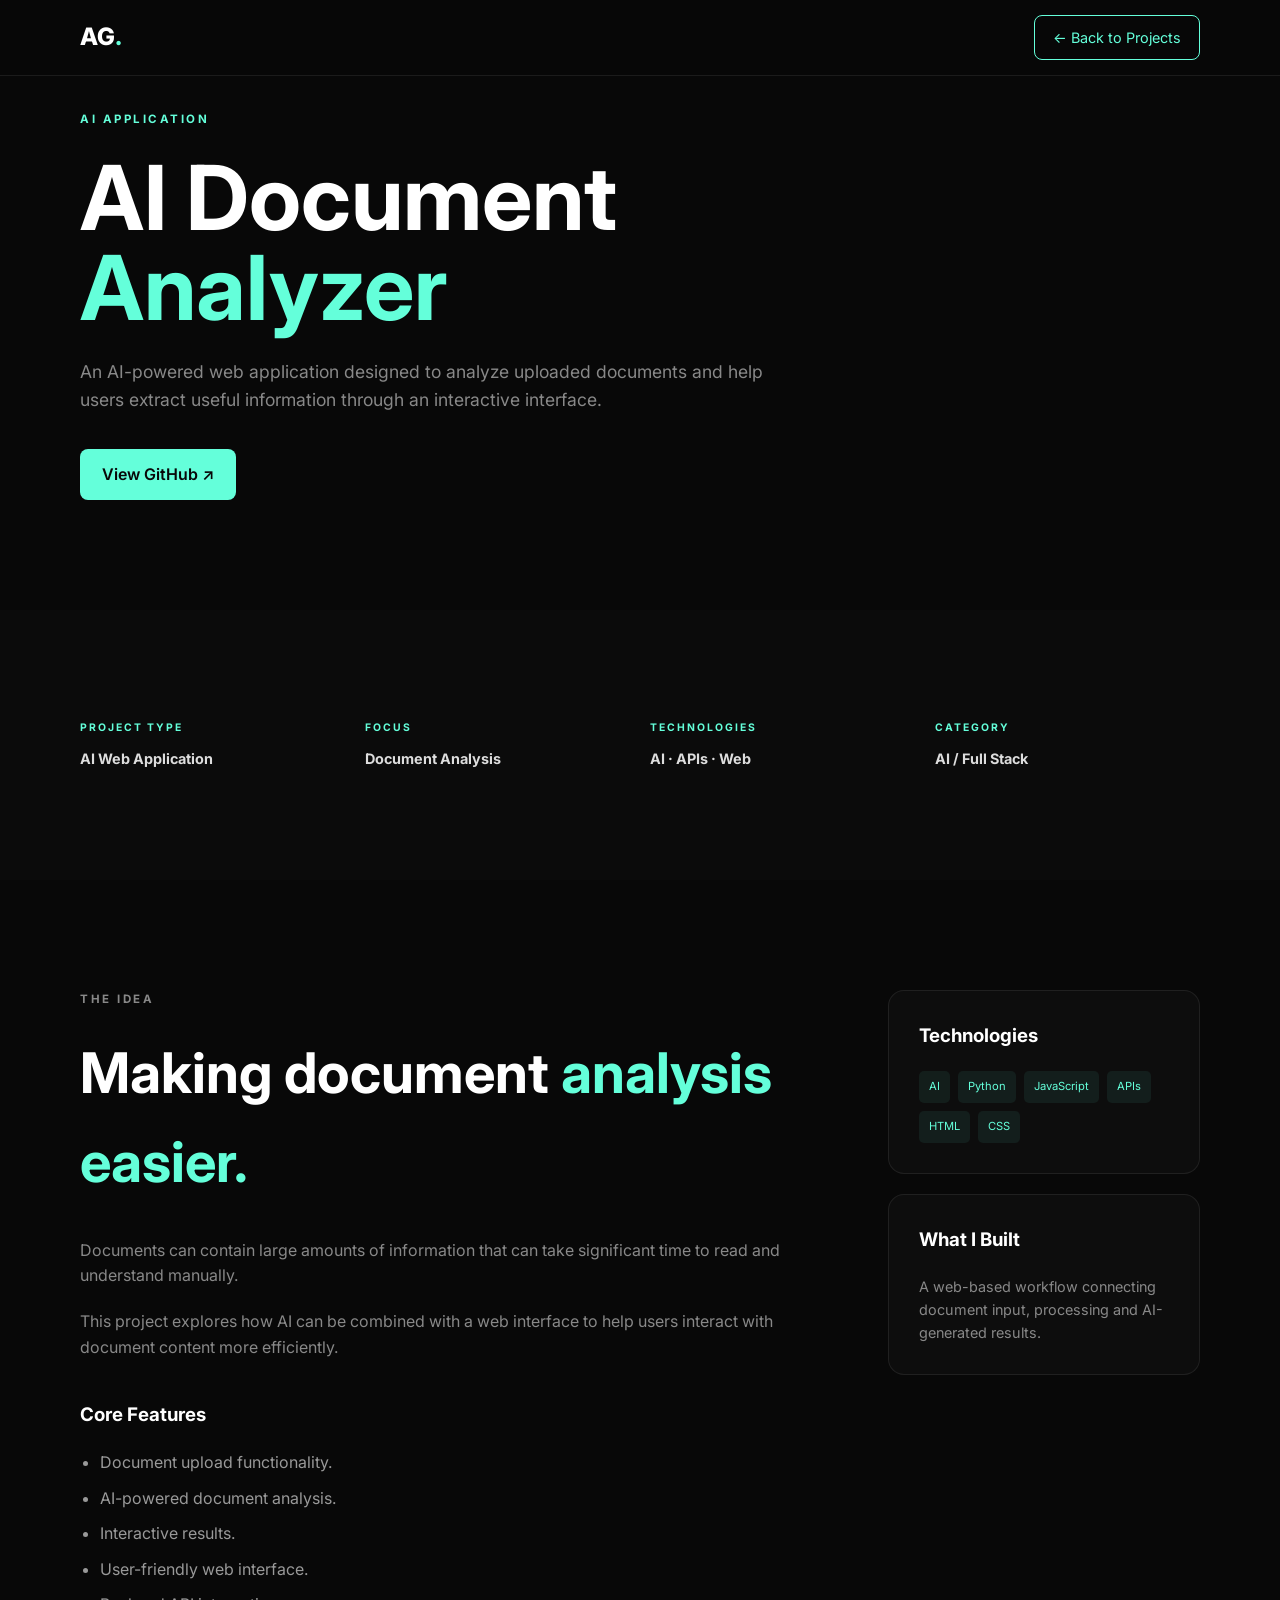
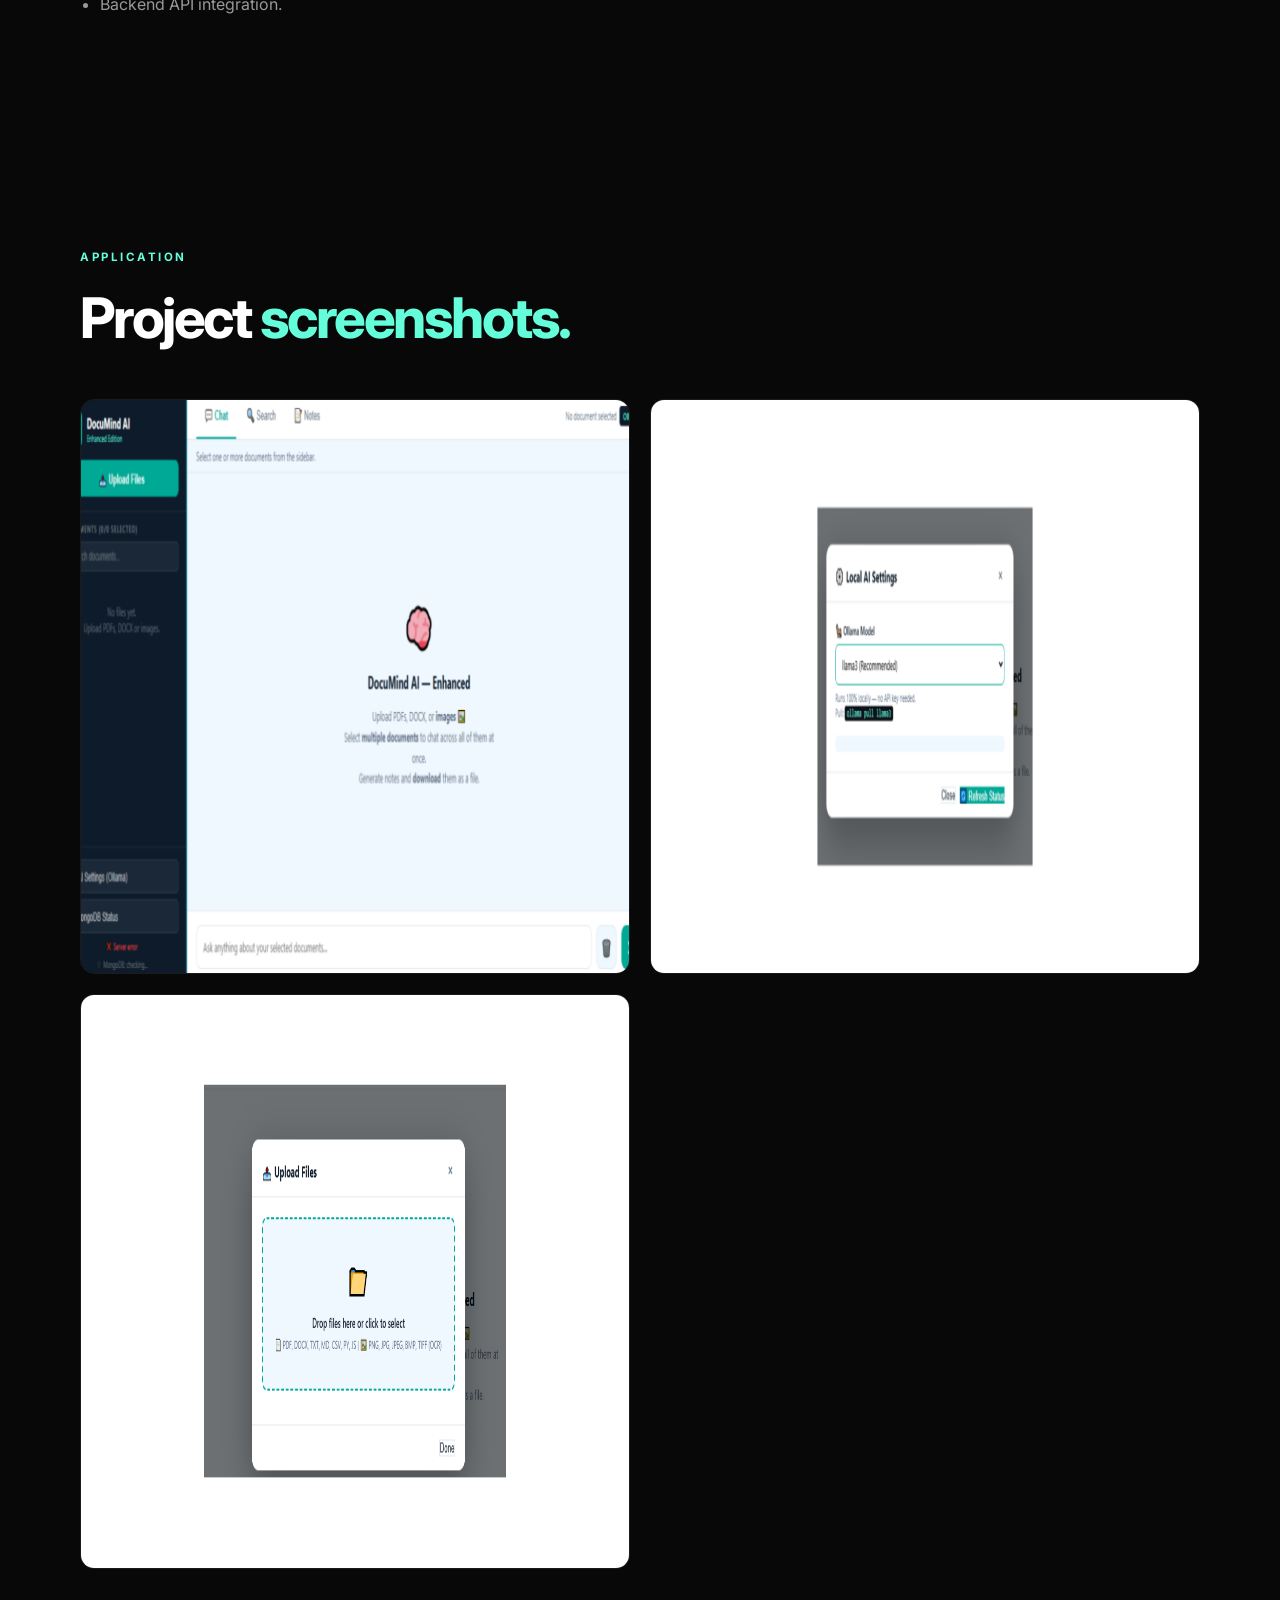
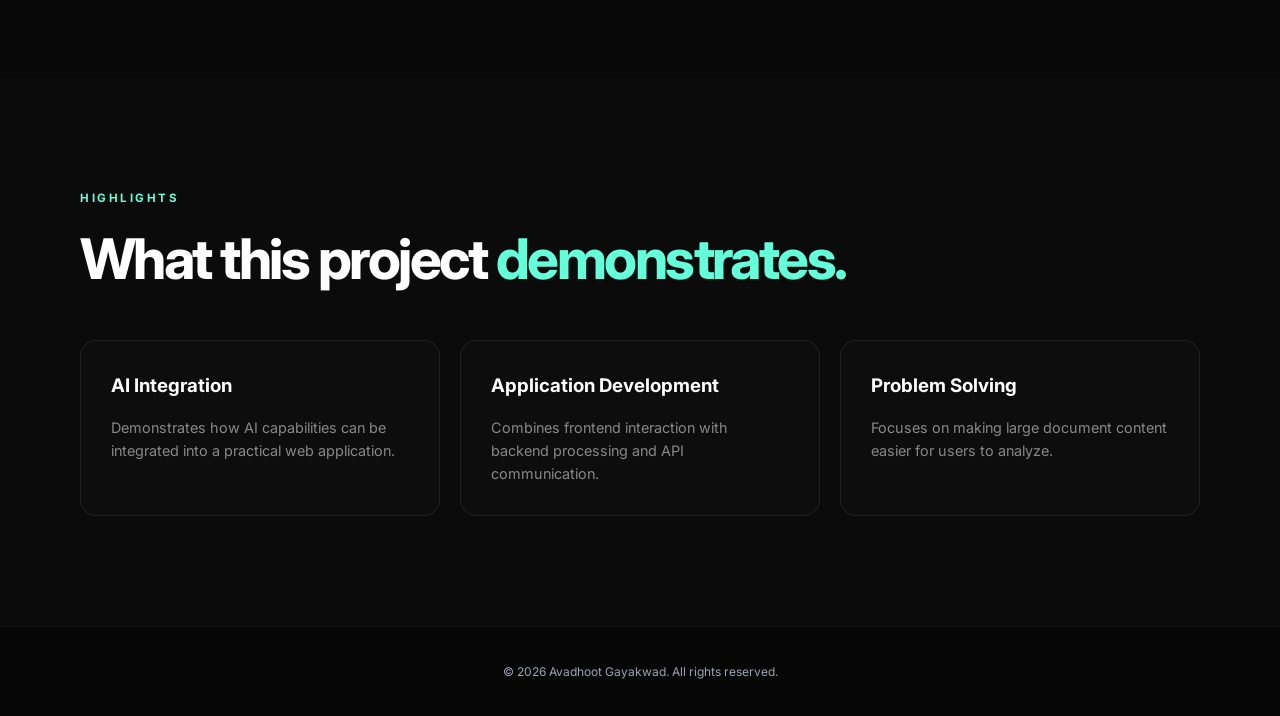
<file: projects/ai-document-analyzer.html>
<!DOCTYPE html>
<html lang="en">

<head>

    <meta charset="UTF-8">

    <meta
        name="viewport"
        content="width=device-width, initial-scale=1.0"
    >

    <meta
        name="description"
        content="AI Document Analyzer project by Avadhoot Gayakwad"
    >

    <title>AI Document Analyzer | Avadhoot Gayakwad</title>

    <link
        rel="preconnect"
        href="https://fonts.googleapis.com"
    >

    <link
        rel="preconnect"
        href="https://fonts.gstatic.com"
        crossorigin
    >

    <link
        href="https://fonts.googleapis.com/css2?family=Inter:wght@400;500;600;700;800&display=swap"
        rel="stylesheet"
    >

    <link
        rel="stylesheet"
        href="../css/style.css"
    >

</head>


<body>

    <a href="#main-content" class="skip-link">
        Skip to main content
    </a>



<header class="navbar">

    <div class="container nav-container">

        <a
            href="../index.html"
            class="logo"
        >
            AG<span>.</span>
        </a>


        <a
            href="../index.html#projects"
            class="nav-button case-study-back-button"
        >
            ← Back to Projects
        </a>

    </div>

</header>



<main id="main-content" tabindex="-1">


<section class="project-hero section">

    <div class="container">

        <p class="section-label">
            AI APPLICATION
        </p>


        <h1 class="project-title">
            AI Document
            <span>Analyzer</span>
        </h1>


        <p class="project-intro">

            An AI-powered web application designed to
            analyze uploaded documents and help users
            extract useful information through an
            interactive interface.

        </p>


        <div class="project-hero-buttons">

            <a
                href="https://github.com/Avadhootgayakwad/document-analysis-ai"
                class="btn btn-primary"
                target="_blank"
             rel="noopener noreferrer">
                View GitHub ↗
            </a>




        </div>

    </div>

</section>



<section class="project-details section">

    <div class="container">

        <div class="project-info-grid">


            <div>

                <p class="detail-label">
                    PROJECT TYPE
                </p>

                <h3>
                    AI Web Application
                </h3>

            </div>


            <div>

                <p class="detail-label">
                    FOCUS
                </p>

                <h3>
                    Document Analysis
                </h3>

            </div>


            <div>

                <p class="detail-label">
                    TECHNOLOGIES
                </p>

                <h3>
                    AI · APIs · Web
                </h3>

            </div>


            <div>

                <p class="detail-label">
                    CATEGORY
                </p>

                <h3>
                    AI / Full Stack
                </h3>

            </div>

        </div>

    </div>

</section>



<section class="case-study section">

    <div class="container case-study-grid">


        <div class="case-study-main">

            <p class="section-label">
                THE IDEA
            </p>


            <h2>
                Making document
                <span>analysis easier.</span>
            </h2>


            <p>

                Documents can contain large amounts of
                information that can take significant time
                to read and understand manually.

            </p>


            <p>

                This project explores how AI can be combined
                with a web interface to help users interact
                with document content more efficiently.

            </p>


            <h3>
                Core Features
            </h3>


            <ul class="case-study-list">

                <li>
                    Document upload functionality.
                </li>

                <li>
                    AI-powered document analysis.
                </li>

                <li>
                    Interactive results.
                </li>

                <li>
                    User-friendly web interface.
                </li>

                <li>
                    Backend API integration.
                </li>

            </ul>


        </div>


        <aside class="case-study-side">


            <div class="case-card">

                <h3>
                    Technologies
                </h3>


                <div class="technology-list">

                    <span>AI</span>
                    <span>Python</span>
                    <span>JavaScript</span>
                    <span>APIs</span>
                    <span>HTML</span>
                    <span>CSS</span>

                </div>

            </div>


            <div class="case-card">

                <h3>
                    What I Built
                </h3>

                <p>

                    A web-based workflow connecting document
                    input, processing and AI-generated results.

                </p>

            </div>


        </aside>

    </div>

</section>



<section class="project-gallery section">

    <div class="container">

        <div class="section-heading">

            <p class="section-label">
                APPLICATION
            </p>


            <h2>
                Project
                <span>screenshots.</span>
            </h2>

        </div>


        <div class="gallery-grid">


            <img
                src="../Images/AI-Document-Analyzer/ai-home.webp"
                alt="AI Document Analyzer home page" width="1181" height="575" loading="eager"
            >


            <img
                src="../Images/AI-Document-Analyzer/ai-upload.webp"
                alt="AI Document Analyzer upload page" width="1181" height="575" loading="lazy" decoding="async"
            >


            <img
                src="../Images/AI-Document-Analyzer/model.webp"
                alt="AI Document Analyze Model Selection" width="1181" height="575" loading="lazy" decoding="async"
            >


        </div>

    </div>

</section>



<section class="results section">

    <div class="container">

        <div class="section-heading">

            <p class="section-label">
                HIGHLIGHTS
            </p>


            <h2>
                What this project
                <span>demonstrates.</span>
            </h2>

        </div>


        <div class="results-grid">


            <div class="result-card">

                <h3>
                    AI Integration
                </h3>

                <p>

                    Demonstrates how AI capabilities can be
                    integrated into a practical web application.

                </p>

            </div>


            <div class="result-card">

                <h3>
                    Application Development
                </h3>

                <p>

                    Combines frontend interaction with
                    backend processing and API communication.

                </p>

            </div>


            <div class="result-card">

                <h3>
                    Problem Solving
                </h3>

                <p>

                    Focuses on making large document content
                    easier for users to analyze.

                </p>

            </div>


        </div>

    </div>

</section>



</main>



<footer class="footer">

    <div class="container">

        <p>
            © 2026 Avadhoot Gayakwad.
            All rights reserved.
        </p>

    </div>

</footer>


</body>

</html>
</file>
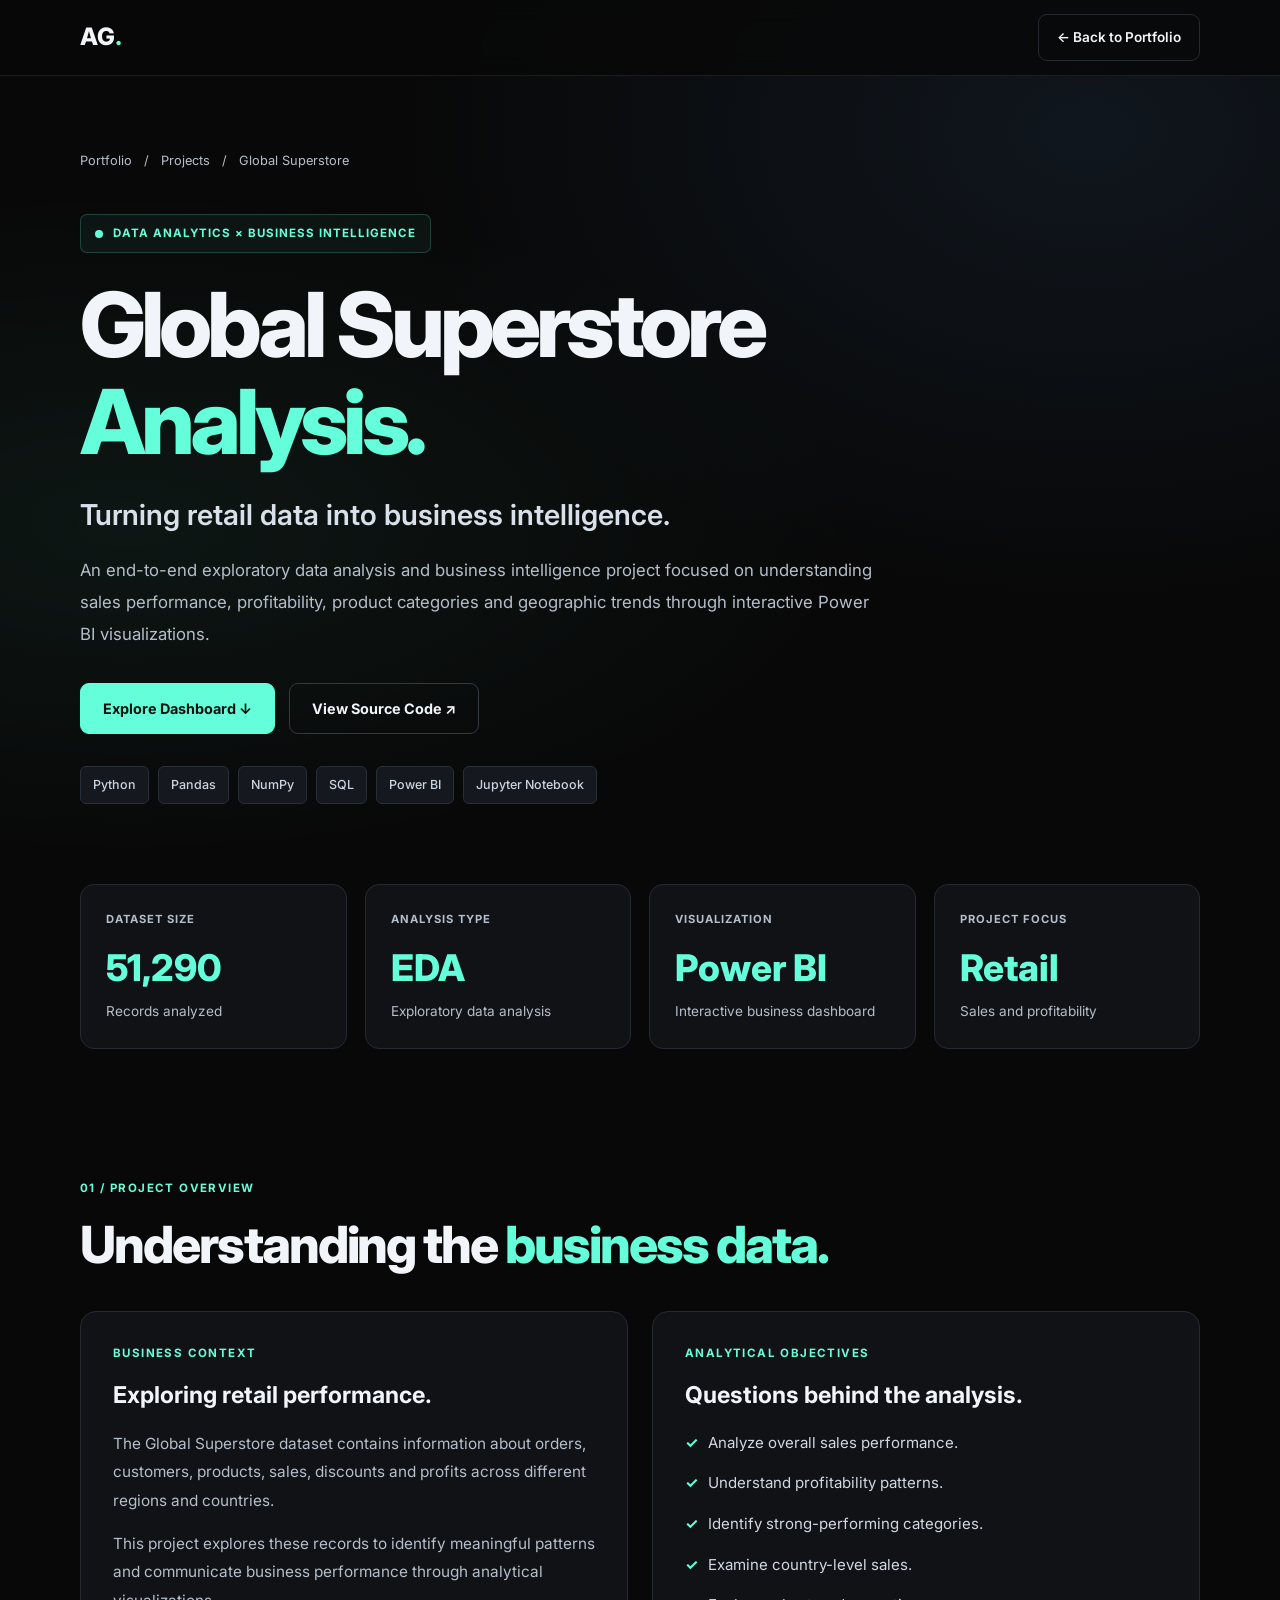
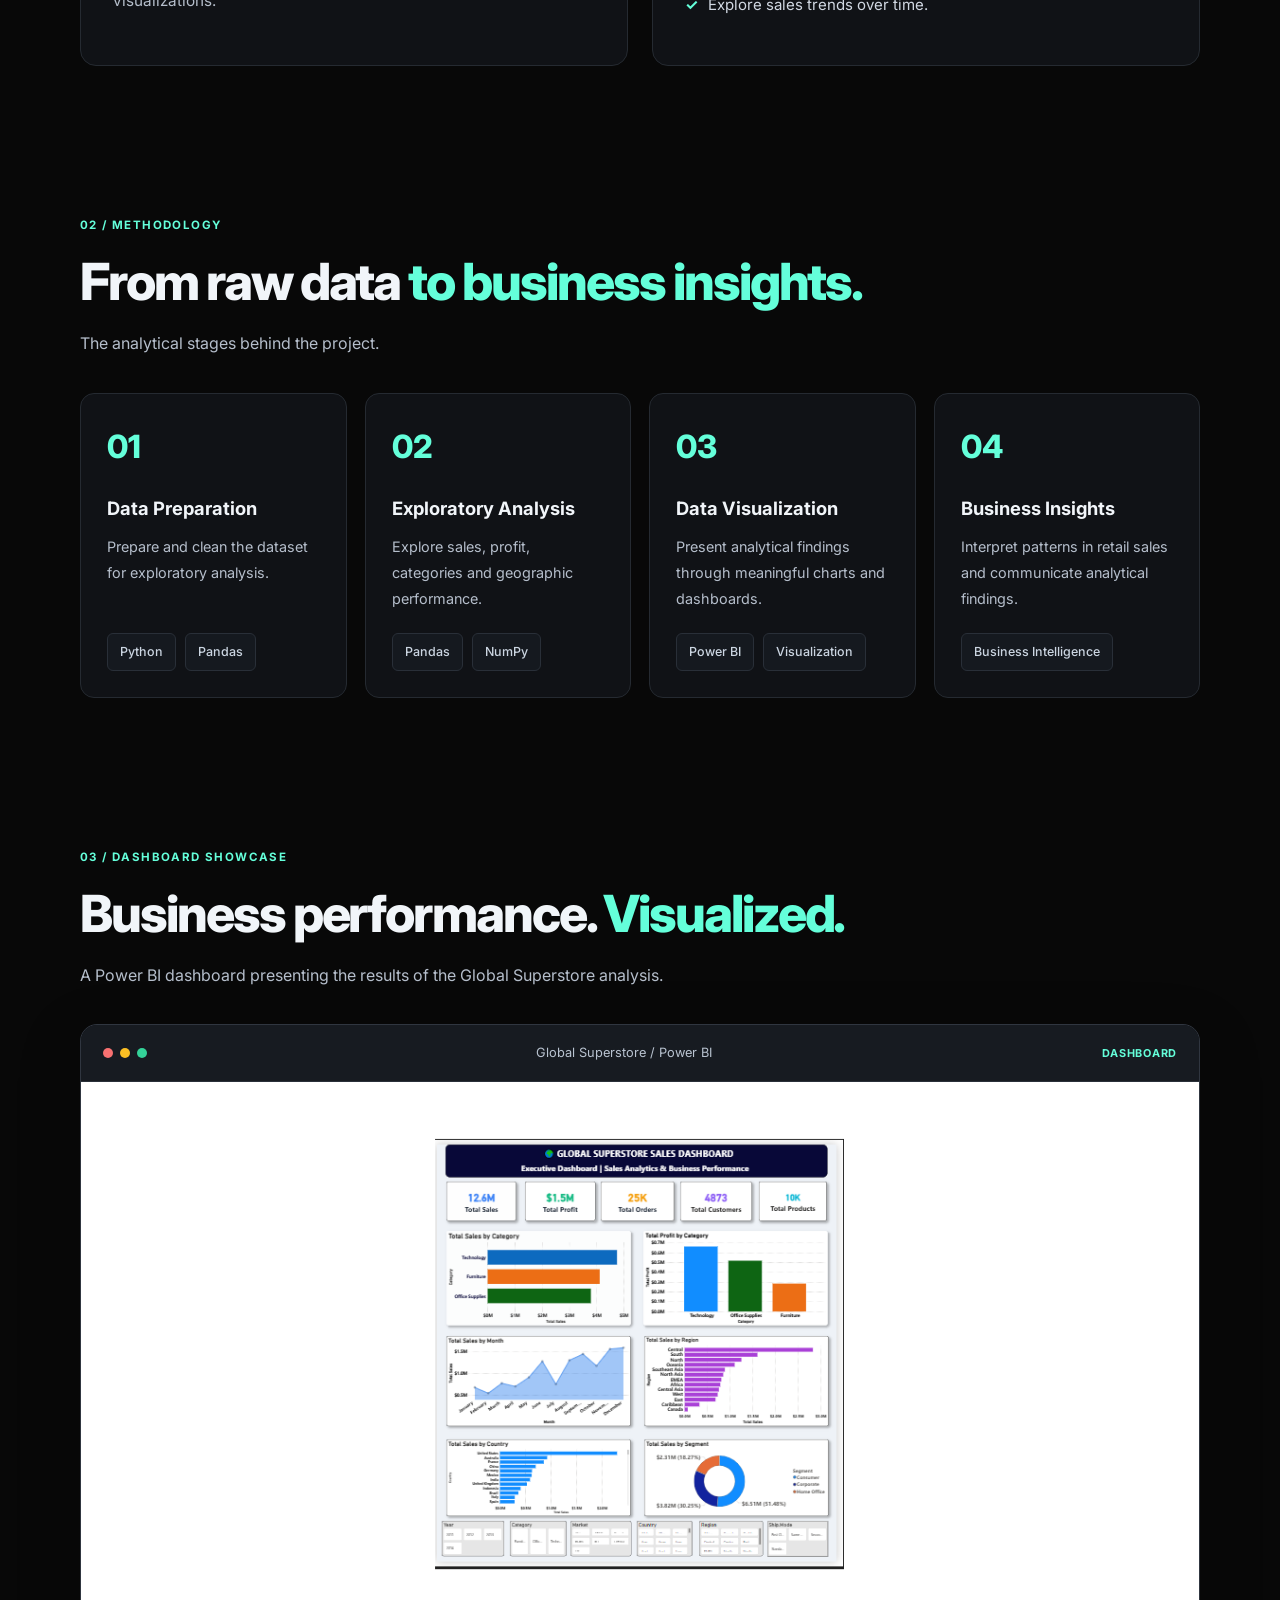
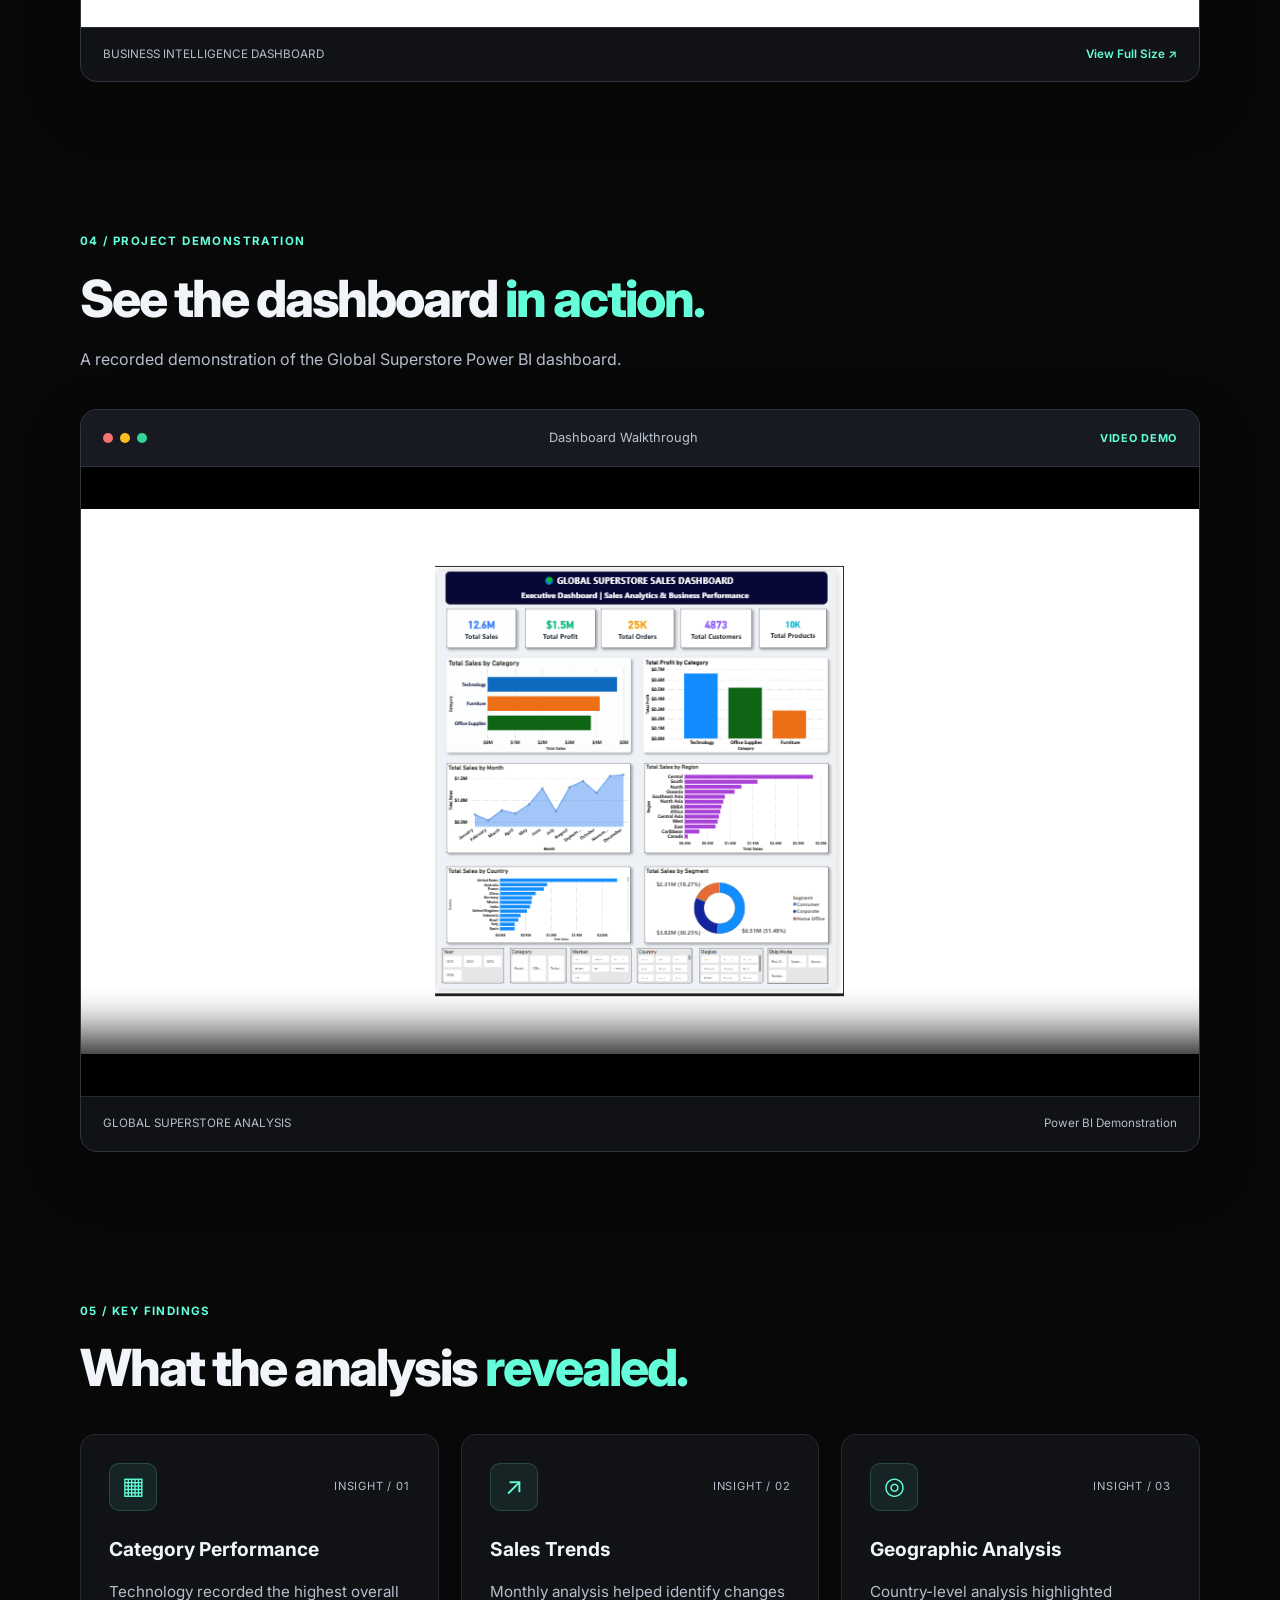
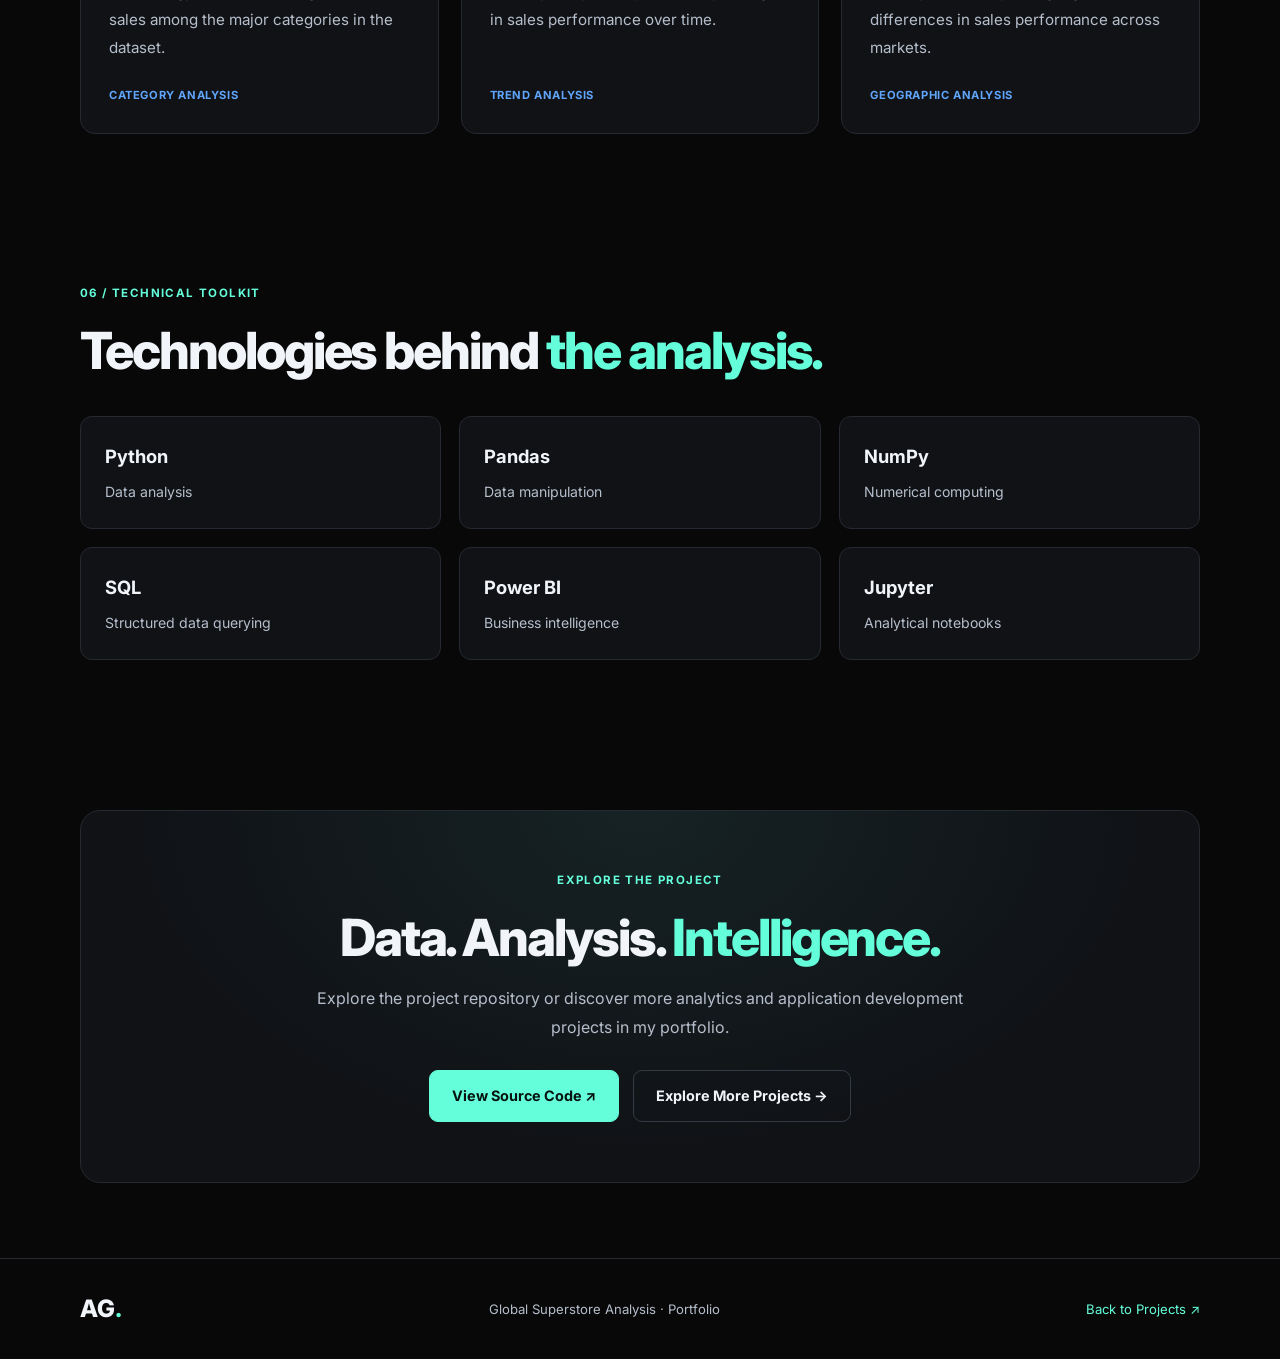
<file: projects/global-superstore.html>
<!DOCTYPE html>
<html lang="en">

<head>

    <meta charset="UTF-8">

    <meta name="viewport"
          content="width=device-width, initial-scale=1.0">

    <meta name="description"
          content="Global Superstore Analysis — an exploratory data analytics and Power BI business intelligence case study.">

    <meta name="theme-color" content="#080808">

    <title>Global Superstore Analysis | Portfolio</title>

    <link rel="icon" href="../assets/icons/favicon.jpg">

    <link rel="preconnect" href="https://fonts.googleapis.com">

    <link rel="preconnect"
          href="https://fonts.gstatic.com"
          crossorigin>

    <link href="https://fonts.googleapis.com/css2?family=Inter:wght@400;500;600;700;800&display=swap"
          rel="stylesheet">

    <link rel="stylesheet" href="../css/style.css">

</head>

<body class="gs-page">

    <a href="#main-content" class="skip-link">
        Skip to main content
    </a>


    <!-- NAVIGATION -->

    <header class="navbar">

        <div class="container nav-container">

            <a href="../index.html" class="logo">
                AG<span>.</span>
            </a>

            <a href="../index.html#projects"
               class="gs-back-link">

                &larr; Back to Portfolio

            </a>

        </div>

    </header>


    <main id="main-content" tabindex="-1">

        <!-- HERO -->

        <section class="gs-hero">

            <div class="container">

                <div class="gs-breadcrumb">

                    <a href="../index.html">Portfolio</a>

                    <span>/</span>

                    <a href="../index.html#projects">Projects</a>

                    <span>/</span>

                    <span>Global Superstore</span>

                </div>

                <div class="gs-hero-badge">

                    <span class="gs-status-dot"></span>

                    DATA ANALYTICS &times; BUSINESS INTELLIGENCE

                </div>

                <h1>
                    Global Superstore
                    <span>Analysis.</span>
                </h1>

                <h2>
                    Turning retail data into business intelligence.
                </h2>

                <p class="gs-hero-description">

                    An end-to-end exploratory data analysis and
                    business intelligence project focused on
                    understanding sales performance, profitability,
                    product categories and geographic trends through
                    interactive Power BI visualizations.

                </p>

                <div class="gs-actions">

                    <a href="#dashboard"
                       class="gs-primary-btn">

                        Explore Dashboard &darr;

                    </a>

                    <a href="https://github.com/Avadhootgayakwad/Global-Superstore-Analysis"
                       class="gs-secondary-btn"
                       target="_blank"
                       rel="noopener noreferrer">

                        View Source Code &nearr;

                    </a>

                </div>

                <div class="gs-hero-tech">

                    <span>Python</span>
                    <span>Pandas</span>
                    <span>NumPy</span>
                    <span>SQL</span>
                    <span>Power BI</span>
                    <span>Jupyter Notebook</span>

                </div>

            </div>

        </section>


        <!-- PROJECT METRICS -->

        <section class="gs-metrics-section">

            <div class="container">

                <div class="gs-metrics-grid">

                    <article class="gs-metric-card">

                        <span>DATASET SIZE</span>

                        <strong>51,290</strong>

                        <p>Records analyzed</p>

                    </article>

                    <article class="gs-metric-card">

                        <span>ANALYSIS TYPE</span>

                        <strong>EDA</strong>

                        <p>Exploratory data analysis</p>

                    </article>

                    <article class="gs-metric-card">

                        <span>VISUALIZATION</span>

                        <strong>Power BI</strong>

                        <p>Interactive business dashboard</p>

                    </article>

                    <article class="gs-metric-card">

                        <span>PROJECT FOCUS</span>

                        <strong>Retail</strong>

                        <p>Sales and profitability</p>

                    </article>

                </div>

            </div>

        </section>


        <!-- PROJECT OVERVIEW -->

        <section class="gs-section">

            <div class="container">

                <div class="gs-section-heading">

                    <p class="gs-label">
                        01 / PROJECT OVERVIEW
                    </p>

                    <h2>
                        Understanding the
                        <span>business data.</span>
                    </h2>

                </div>

                <div class="gs-overview-grid">

                    <article class="gs-panel">

                        <span class="gs-label">
                            BUSINESS CONTEXT
                        </span>

                        <h3>Exploring retail performance.</h3>

                        <p>

                            The Global Superstore dataset contains
                            information about orders, customers,
                            products, sales, discounts and profits
                            across different regions and countries.

                        </p>

                        <p>

                            This project explores these records
                            to identify meaningful patterns and
                            communicate business performance
                            through analytical visualizations.

                        </p>

                    </article>

                    <article class="gs-panel">

                        <span class="gs-label">
                            ANALYTICAL OBJECTIVES
                        </span>

                        <h3>Questions behind the analysis.</h3>

                        <ul class="gs-objectives">

                            <li>Analyze overall sales performance.</li>

                            <li>Understand profitability patterns.</li>

                            <li>Identify strong-performing categories.</li>

                            <li>Examine country-level sales.</li>

                            <li>Explore sales trends over time.</li>

                        </ul>

                    </article>

                </div>

            </div>

        </section>


        <!-- ANALYTICAL WORKFLOW -->

        <section class="gs-section">

            <div class="container">

                <div class="gs-section-heading">

                    <p class="gs-label">
                        02 / METHODOLOGY
                    </p>

                    <h2>
                        From raw data
                        <span>to business insights.</span>
                    </h2>

                    <p>

                        The analytical stages behind the project.

                    </p>

                </div>

                <div class="gs-workflow-grid">

                    <article class="gs-workflow-card">

                        <span class="gs-step-number">01</span>

                        <h3>Data Preparation</h3>

                        <p>

                            Prepare and clean the dataset
                            for exploratory analysis.

                        </p>

                        <div class="gs-small-tags">

                            <span>Python</span>
                            <span>Pandas</span>

                        </div>

                    </article>

                    <article class="gs-workflow-card">

                        <span class="gs-step-number">02</span>

                        <h3>Exploratory Analysis</h3>

                        <p>

                            Explore sales, profit, categories
                            and geographic performance.

                        </p>

                        <div class="gs-small-tags">

                            <span>Pandas</span>
                            <span>NumPy</span>

                        </div>

                    </article>

                    <article class="gs-workflow-card">

                        <span class="gs-step-number">03</span>

                        <h3>Data Visualization</h3>

                        <p>

                            Present analytical findings through
                            meaningful charts and dashboards.

                        </p>

                        <div class="gs-small-tags">

                            <span>Power BI</span>
                            <span>Visualization</span>

                        </div>

                    </article>

                    <article class="gs-workflow-card">

                        <span class="gs-step-number">04</span>

                        <h3>Business Insights</h3>

                        <p>

                            Interpret patterns in retail sales
                            and communicate analytical findings.

                        </p>

                        <div class="gs-small-tags">

                            <span>Business Intelligence</span>

                        </div>

                    </article>

                </div>

            </div>

        </section>


        <!-- DASHBOARD SHOWCASE -->

        <section id="dashboard" class="gs-section">

            <div class="container">

                <div class="gs-section-heading">

                    <p class="gs-label">
                        03 / DASHBOARD SHOWCASE
                    </p>

                    <h2>
                        Business performance.
                        <span>Visualized.</span>
                    </h2>

                    <p>

                        A Power BI dashboard presenting
                        the results of the Global Superstore analysis.

                    </p>

                </div>

                <figure class="gs-dashboard-window">

                    <div class="gs-window-header">

                        <div class="gs-window-controls">

                            <span></span>
                            <span></span>
                            <span></span>

                        </div>

                        <span>
                            Global Superstore / Power BI
                        </span>

                        <span class="gs-window-badge">
                            DASHBOARD
                        </span>

                    </div>

                    <a href="../Images/Dashboard/superstore-main.webp"
                       target="_blank"
                       rel="noopener noreferrer"
                       aria-label="Open full-size Global Superstore dashboard">

                        <img src="../Images/Dashboard/superstore-main.webp"
                             alt="Global Superstore sales and profitability Power BI dashboard"
                             loading="lazy"
                             decoding="async" width="1181" height="575">

                    </a>

                    <figcaption class="gs-window-footer">

                        <span>BUSINESS INTELLIGENCE DASHBOARD</span>

                        <a href="../Images/Dashboard/superstore-main.webp"
                           target="_blank"
                           rel="noopener noreferrer">

                            View Full Size &nearr;

                        </a>

                    </figcaption>

                </figure>

            </div>

        </section>


        <!-- VIDEO DEMONSTRATION -->

        <section class="gs-section">

            <div class="container">

                <div class="gs-section-heading">

                    <p class="gs-label">
                        04 / PROJECT DEMONSTRATION
                    </p>

                    <h2>
                        See the dashboard
                        <span>in action.</span>
                    </h2>

                    <p>

                        A recorded demonstration of the
                        Global Superstore Power BI dashboard.

                    </p>

                </div>

                <div class="gs-video-window">

                    <div class="gs-window-header">

                        <div class="gs-window-controls">

                            <span></span>
                            <span></span>
                            <span></span>

                        </div>

                        <span>Dashboard Walkthrough</span>

                        <span class="gs-window-badge">
                            VIDEO DEMO
                        </span>

                    </div>

                    <video
                        controls
                        playsinline
                        preload="none"
                        poster="../Images/Dashboard/superstore-main.webp"
                        aria-label="Global Superstore dashboard demonstration">

                        <source
                            src="../Videos/global-superstore-demo.mp4"
                            type="video/mp4">

                        Your browser does not support HTML video.

                    </video>

                    <div class="gs-window-footer">

                        <span>
                            GLOBAL SUPERSTORE ANALYSIS
                        </span>

                        <span>
                            Power BI Demonstration
                        </span>

                    </div>

                </div>

            </div>

        </section>


        <!-- BUSINESS INSIGHTS -->

        <section class="gs-section">

            <div class="container">

                <div class="gs-section-heading">

                    <p class="gs-label">
                        05 / KEY FINDINGS
                    </p>

                    <h2>
                        What the analysis
                        <span>revealed.</span>
                    </h2>

                </div>

                <div class="gs-insights-grid">

                    <article class="gs-insight-card">

                        <div class="gs-insight-top">

                            <span class="gs-insight-icon">
                                &#9638;
                            </span>

                            <span>INSIGHT / 01</span>

                        </div>

                        <h3>Category Performance</h3>

                        <p>

                            Technology recorded the highest
                            overall sales among the major
                            categories in the dataset.

                        </p>

                        <span class="gs-insight-tag">
                            CATEGORY ANALYSIS
                        </span>

                    </article>

                    <article class="gs-insight-card">

                        <div class="gs-insight-top">

                            <span class="gs-insight-icon">
                                &#8599;
                            </span>

                            <span>INSIGHT / 02</span>

                        </div>

                        <h3>Sales Trends</h3>

                        <p>

                            Monthly analysis helped identify
                            changes in sales performance
                            over time.

                        </p>

                        <span class="gs-insight-tag">
                            TREND ANALYSIS
                        </span>

                    </article>

                    <article class="gs-insight-card">

                        <div class="gs-insight-top">

                            <span class="gs-insight-icon">
                                &#9678;
                            </span>

                            <span>INSIGHT / 03</span>

                        </div>

                        <h3>Geographic Analysis</h3>

                        <p>

                            Country-level analysis highlighted
                            differences in sales performance
                            across markets.

                        </p>

                        <span class="gs-insight-tag">
                            GEOGRAPHIC ANALYSIS
                        </span>

                    </article>

                </div>

            </div>

        </section>


        <!-- TECHNOLOGY STACK -->

        <section class="gs-section">

            <div class="container">

                <div class="gs-section-heading">

                    <p class="gs-label">
                        06 / TECHNICAL TOOLKIT
                    </p>

                    <h2>
                        Technologies behind
                        <span>the analysis.</span>
                    </h2>

                </div>

                <div class="gs-technology-grid">

                    <article class="gs-technology-card">

                        <strong>Python</strong>

                        <p>Data analysis</p>

                    </article>

                    <article class="gs-technology-card">

                        <strong>Pandas</strong>

                        <p>Data manipulation</p>

                    </article>

                    <article class="gs-technology-card">

                        <strong>NumPy</strong>

                        <p>Numerical computing</p>

                    </article>

                    <article class="gs-technology-card">

                        <strong>SQL</strong>

                        <p>Structured data querying</p>

                    </article>

                    <article class="gs-technology-card">

                        <strong>Power BI</strong>

                        <p>Business intelligence</p>

                    </article>

                    <article class="gs-technology-card">

                        <strong>Jupyter</strong>

                        <p>Analytical notebooks</p>

                    </article>

                </div>

            </div>

        </section>


        <!-- FINAL CTA -->

        <section class="gs-section">

            <div class="container">

                <div class="gs-final-panel">

                    <p class="gs-label">
                        EXPLORE THE PROJECT
                    </p>

                    <h2>
                        Data. Analysis.
                        <span>Intelligence.</span>
                    </h2>

                    <p>

                        Explore the project repository or
                        discover more analytics and application
                        development projects in my portfolio.

                    </p>

                    <div class="gs-actions">

                        <a href="https://github.com/Avadhootgayakwad/Global-Superstore-Analysis"
                           class="gs-primary-btn"
                           target="_blank"
                           rel="noopener noreferrer">

                            View Source Code &nearr;

                        </a>

                        <a href="../index.html#projects"
                           class="gs-secondary-btn">

                            Explore More Projects &rarr;

                        </a>

                    </div>

                </div>

            </div>

        </section>

    </main>


    <!-- FOOTER -->

    <footer class="gs-footer">

        <div class="container gs-footer-inner">

            <a href="../index.html" class="logo">
                AG<span>.</span>
            </a>

            <p>

                Global Superstore Analysis &middot; Portfolio

            </p>

            <a href="../index.html#projects">

                Back to Projects &nearr;

            </a>

        </div>

    </footer>

</body>

</html>
</file>
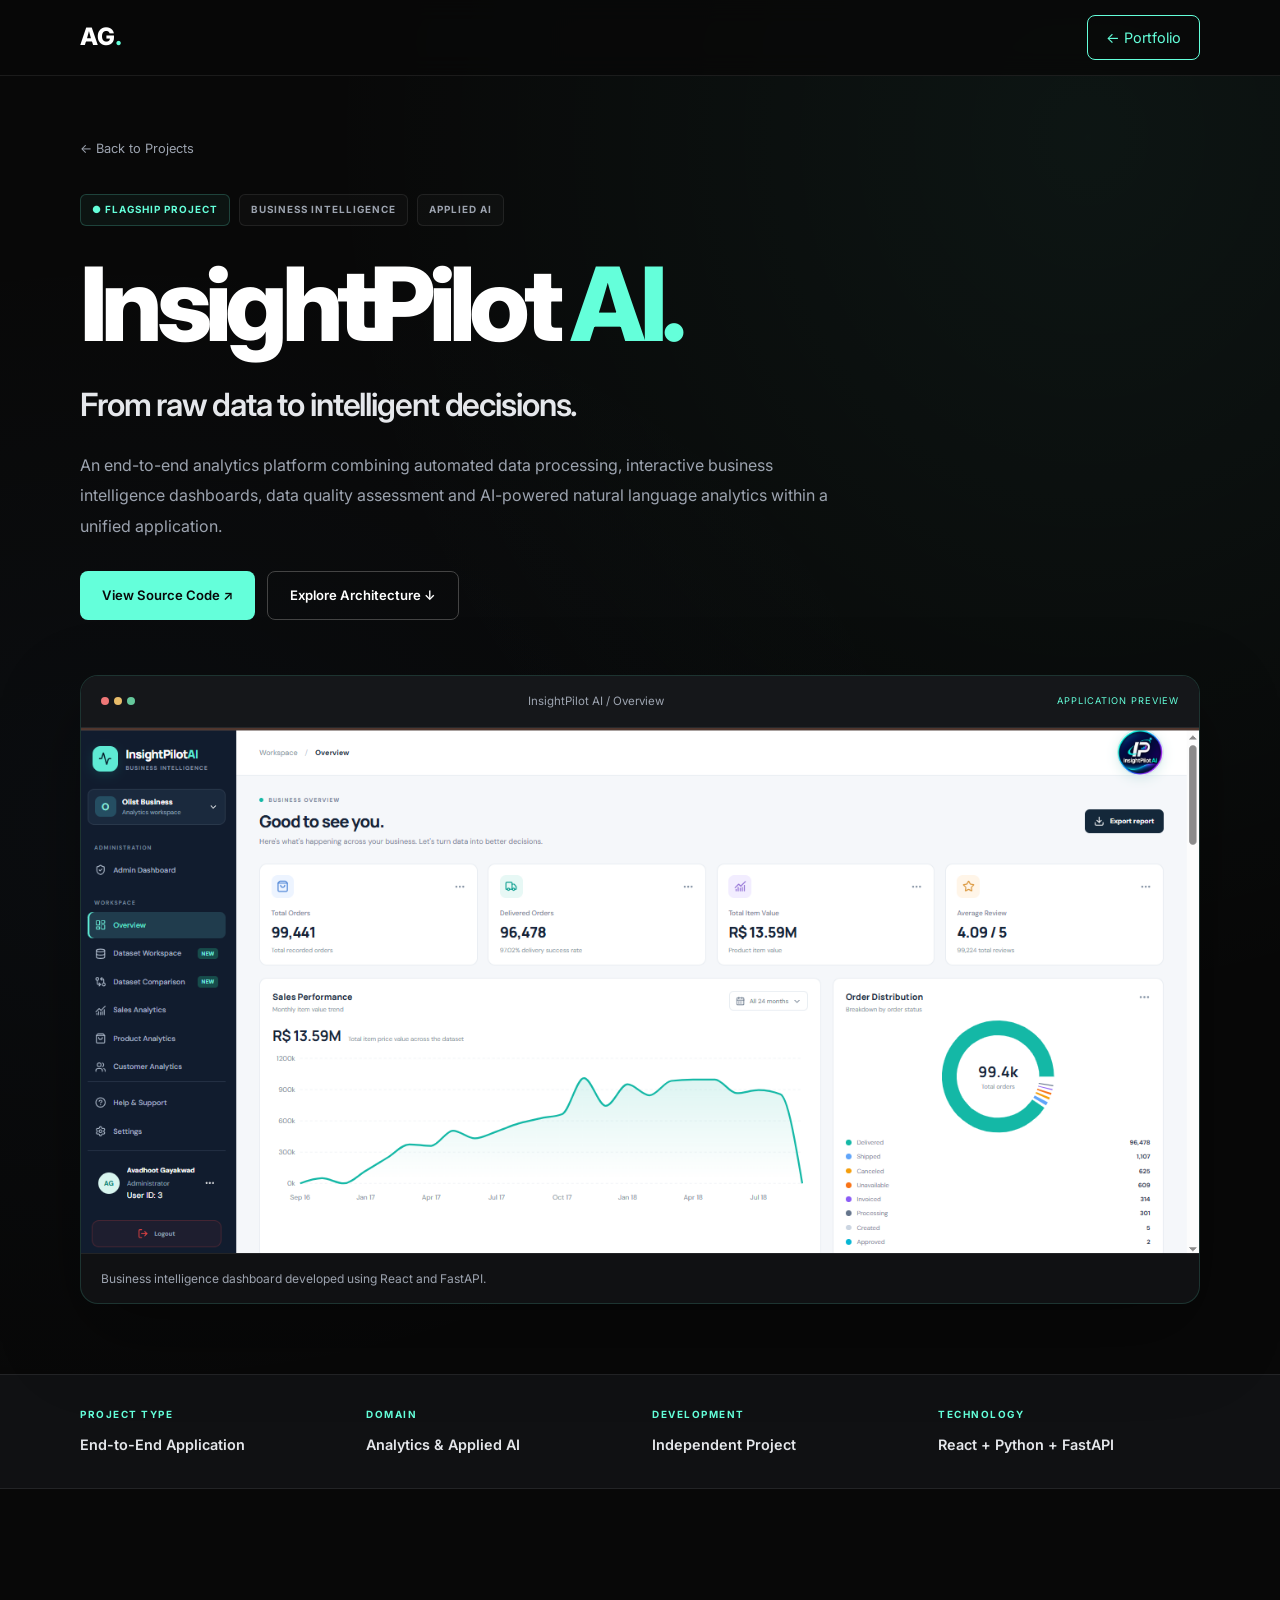
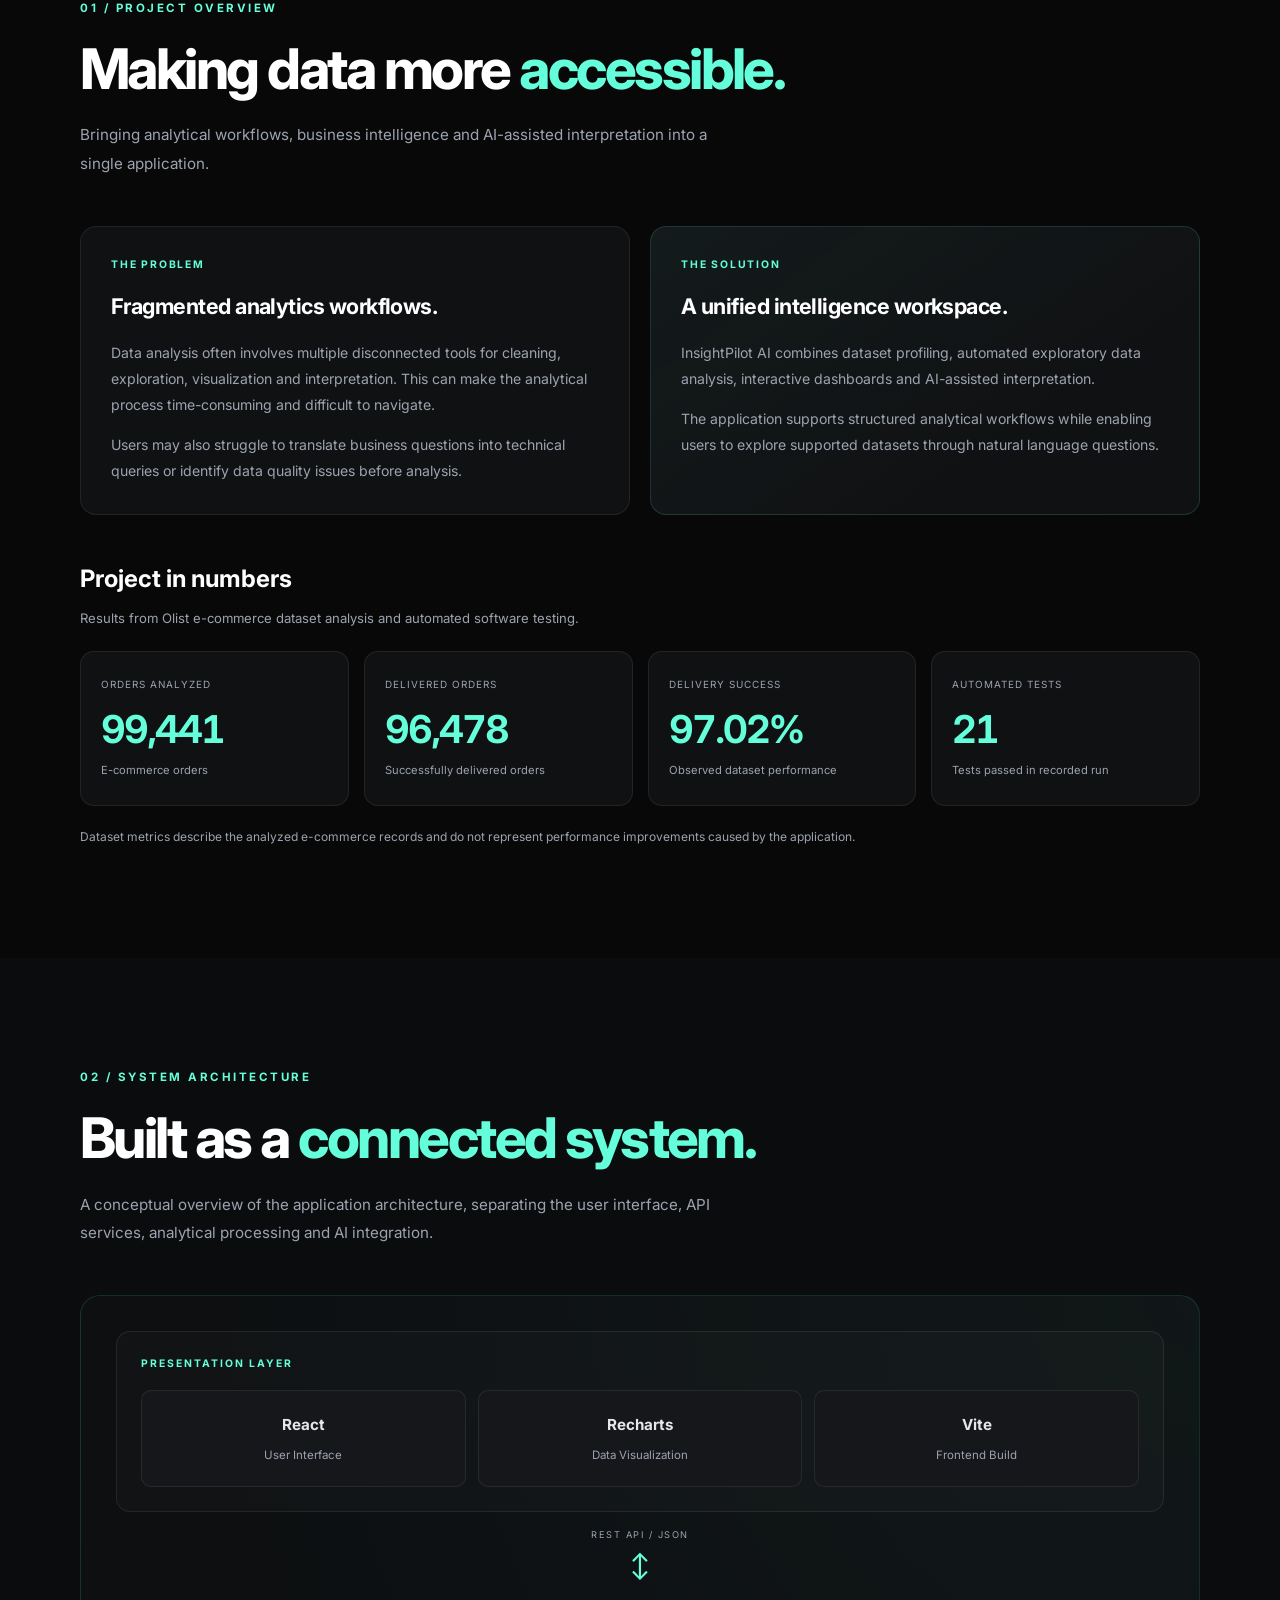
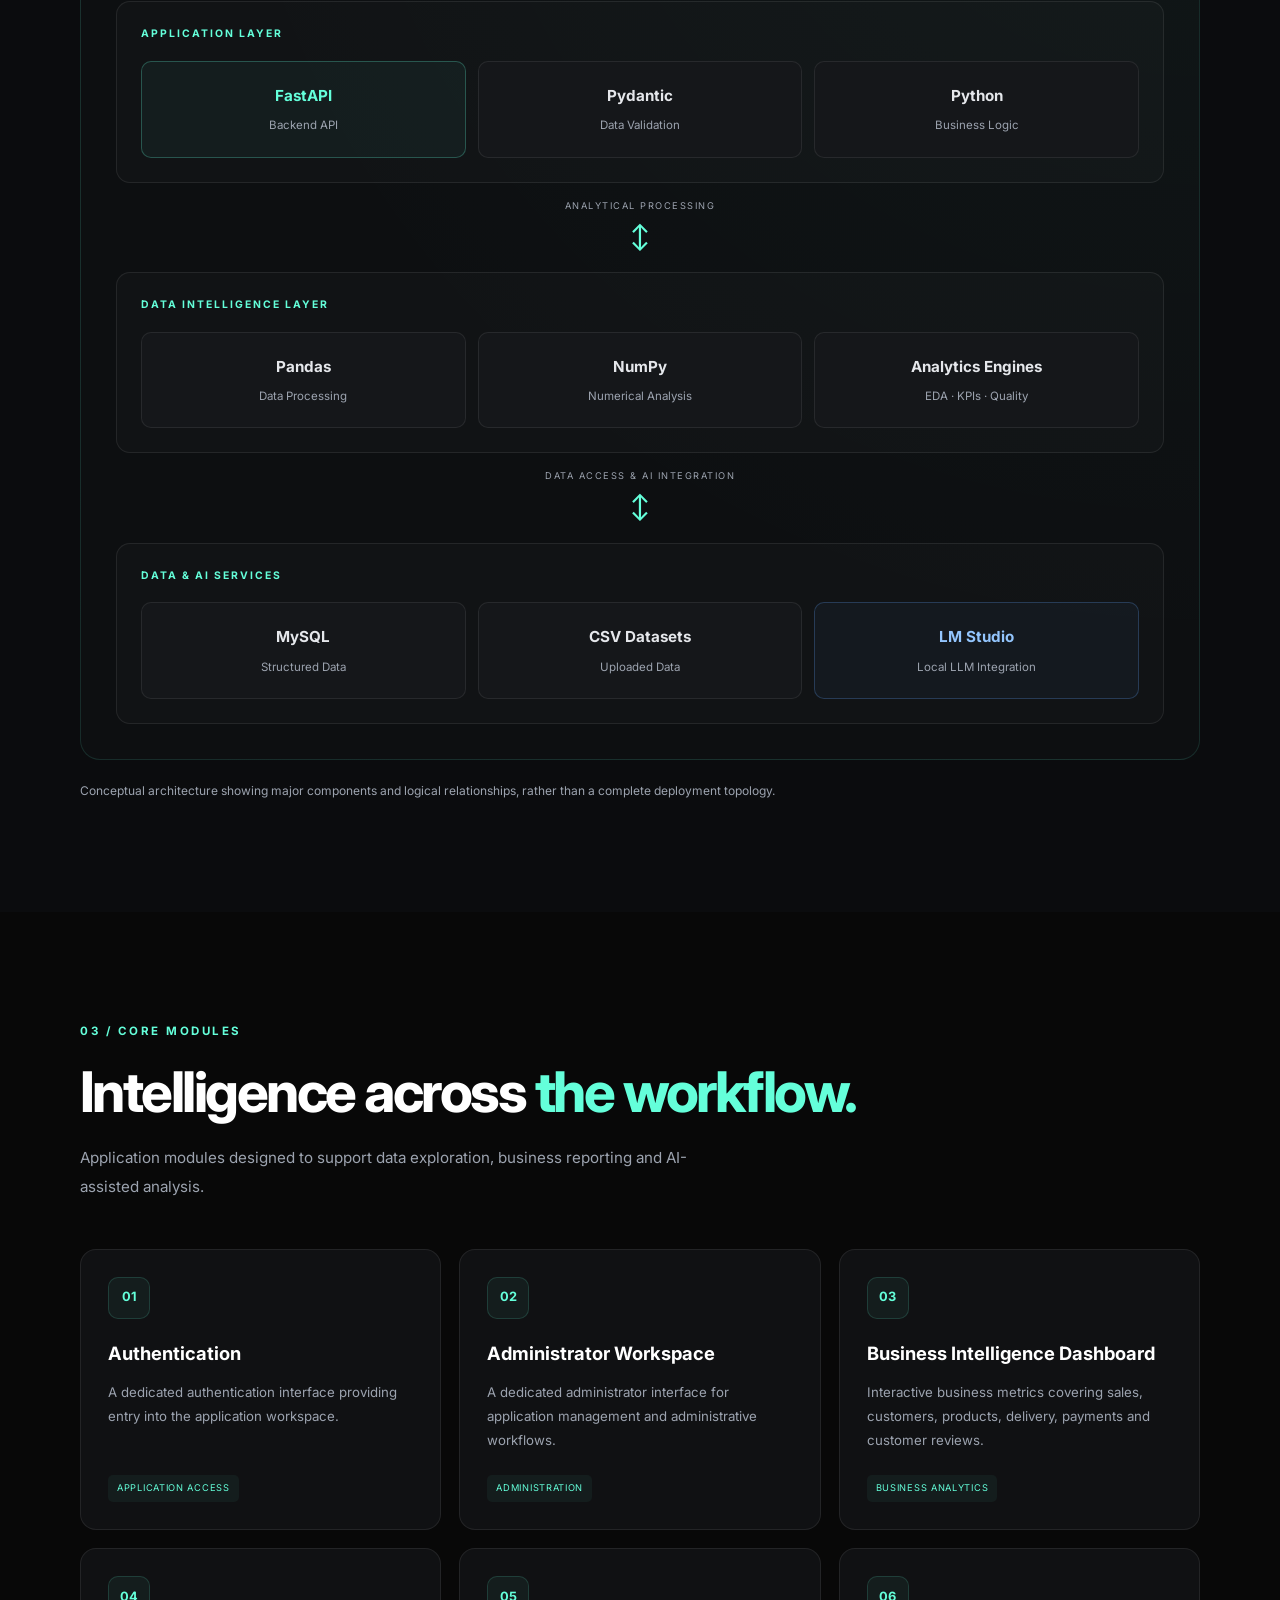
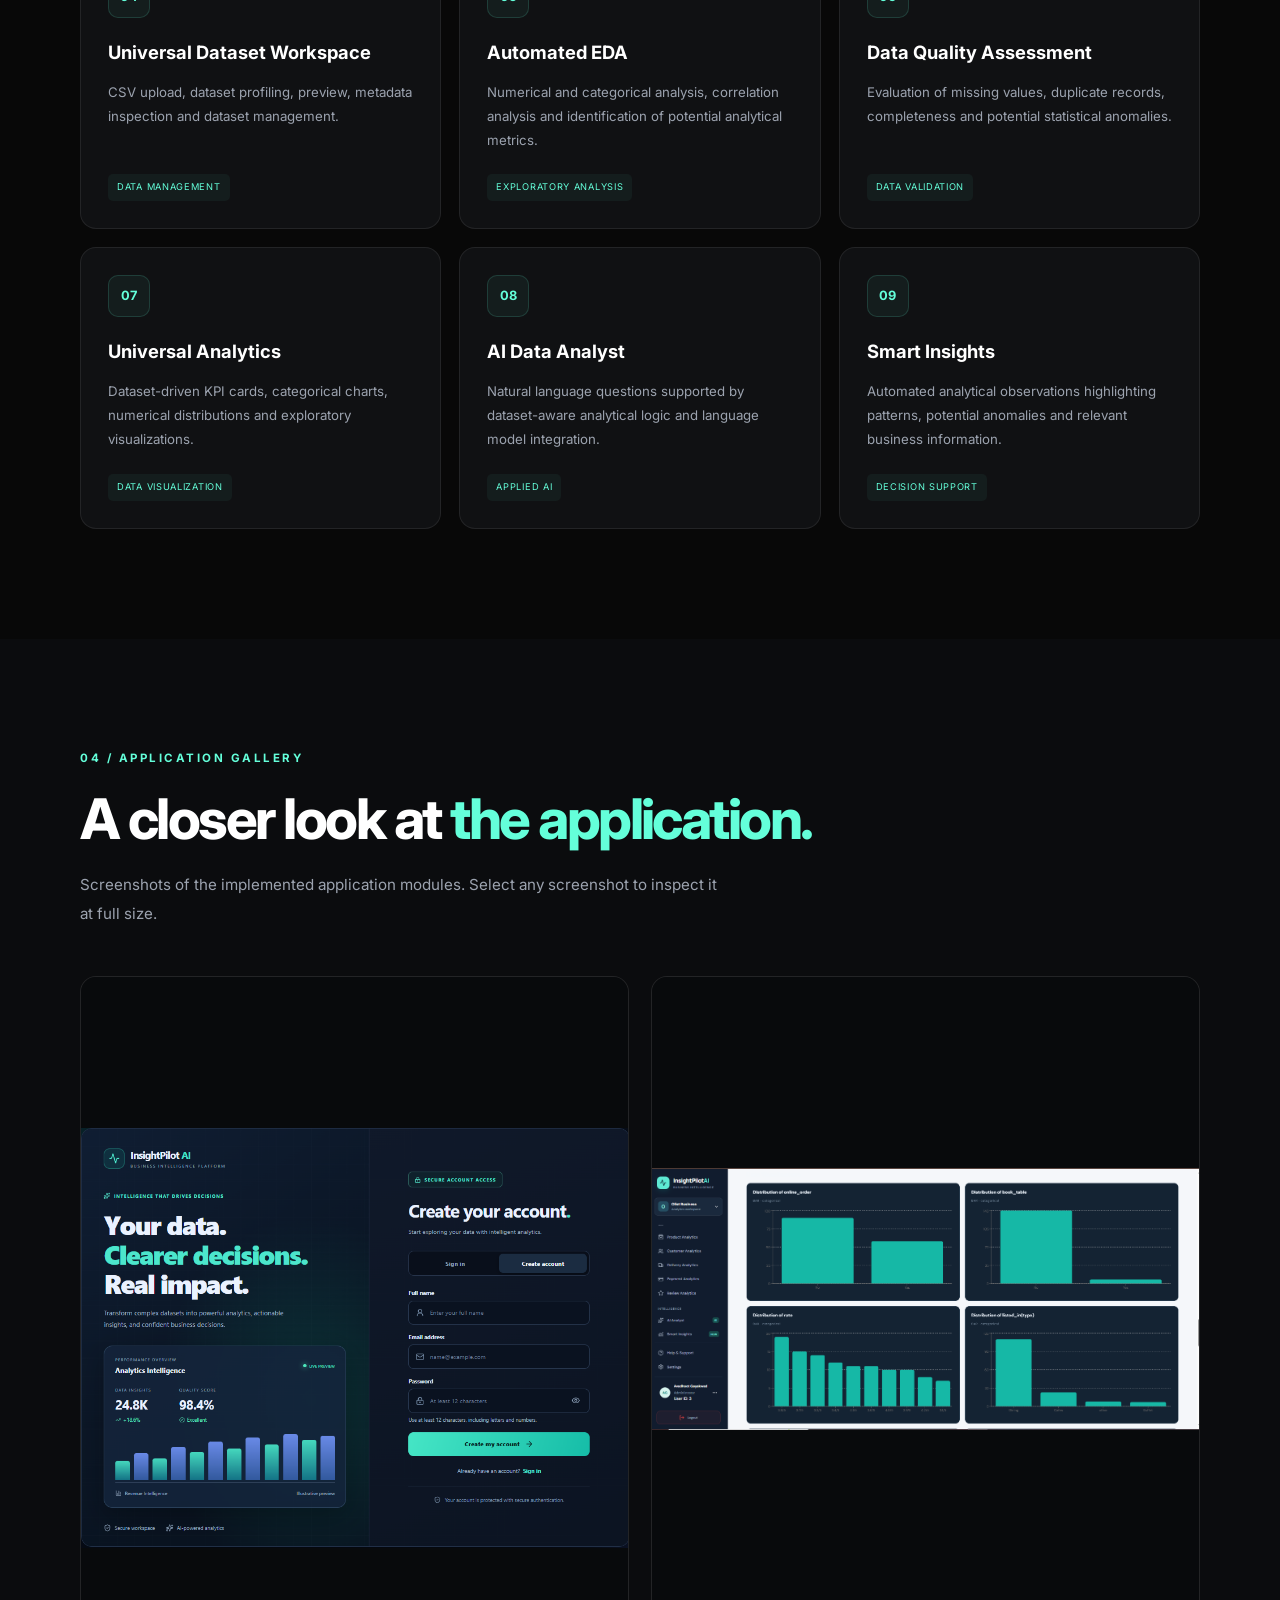
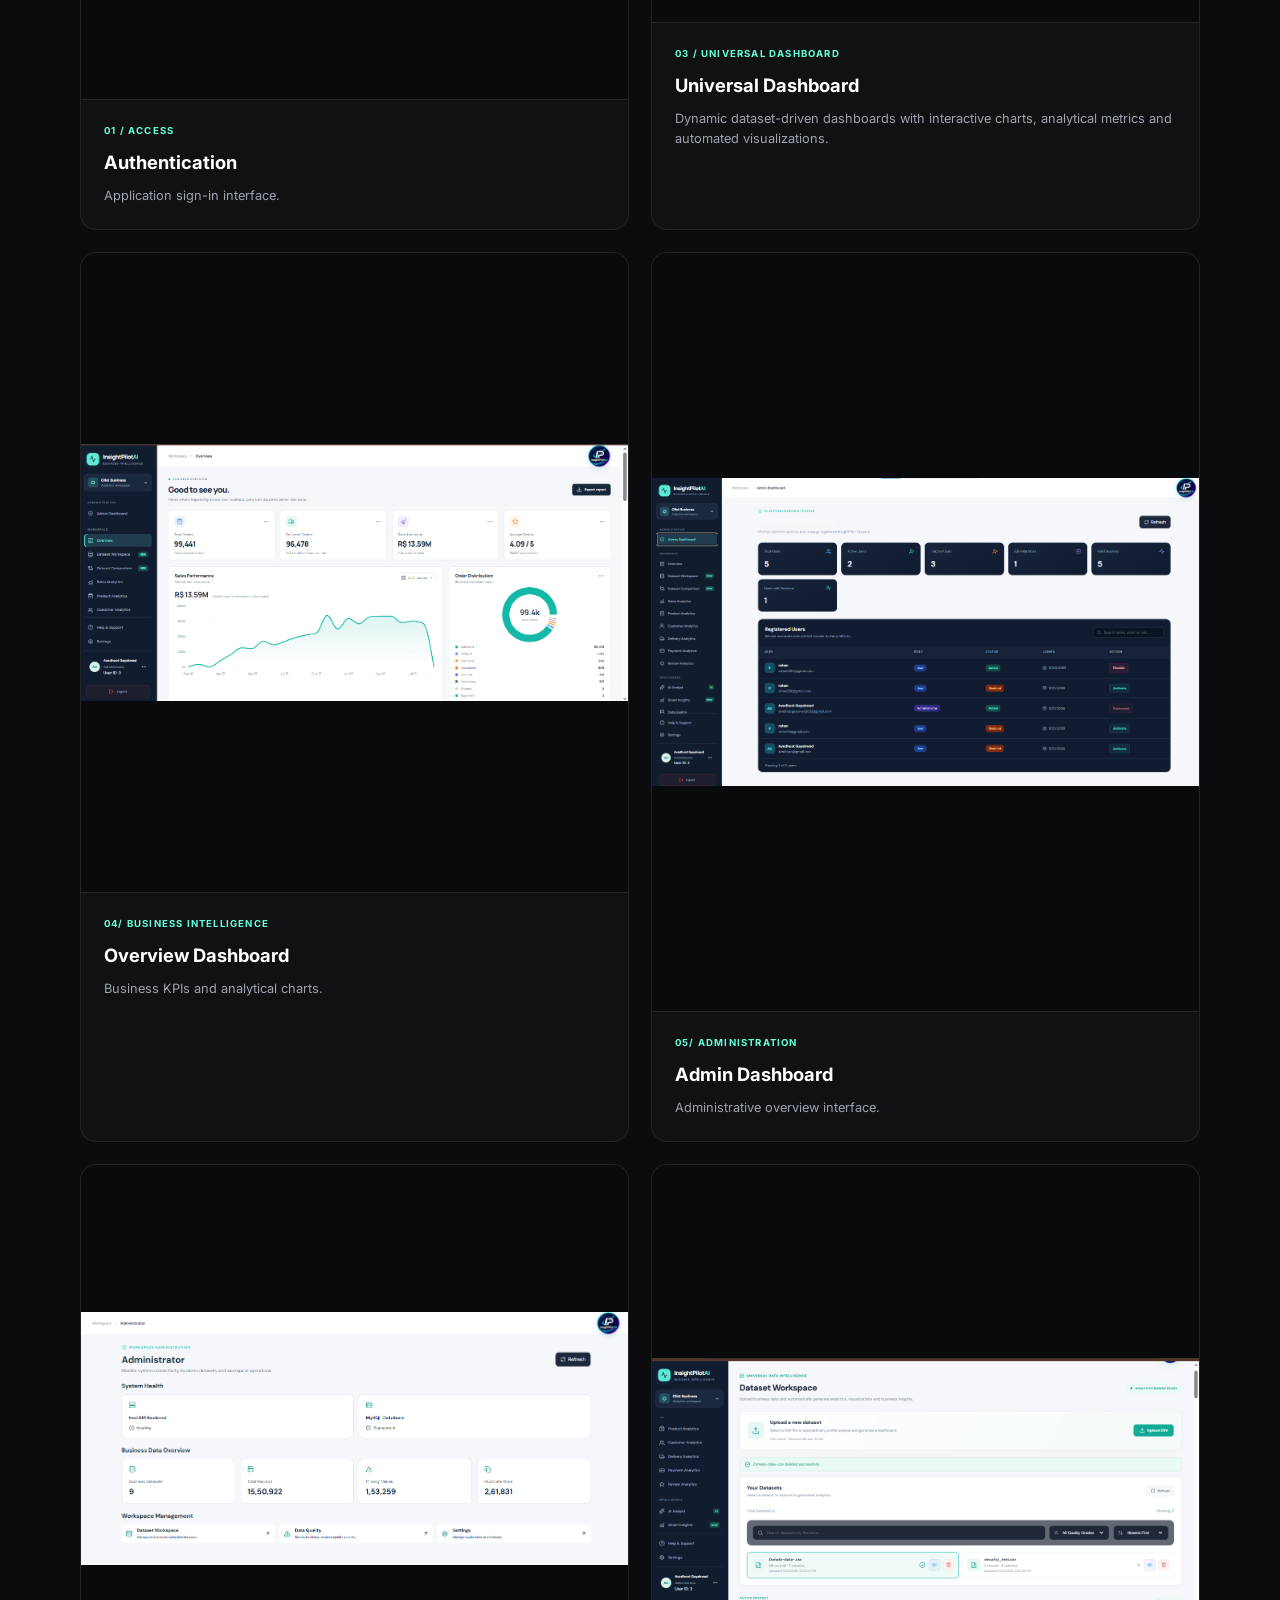
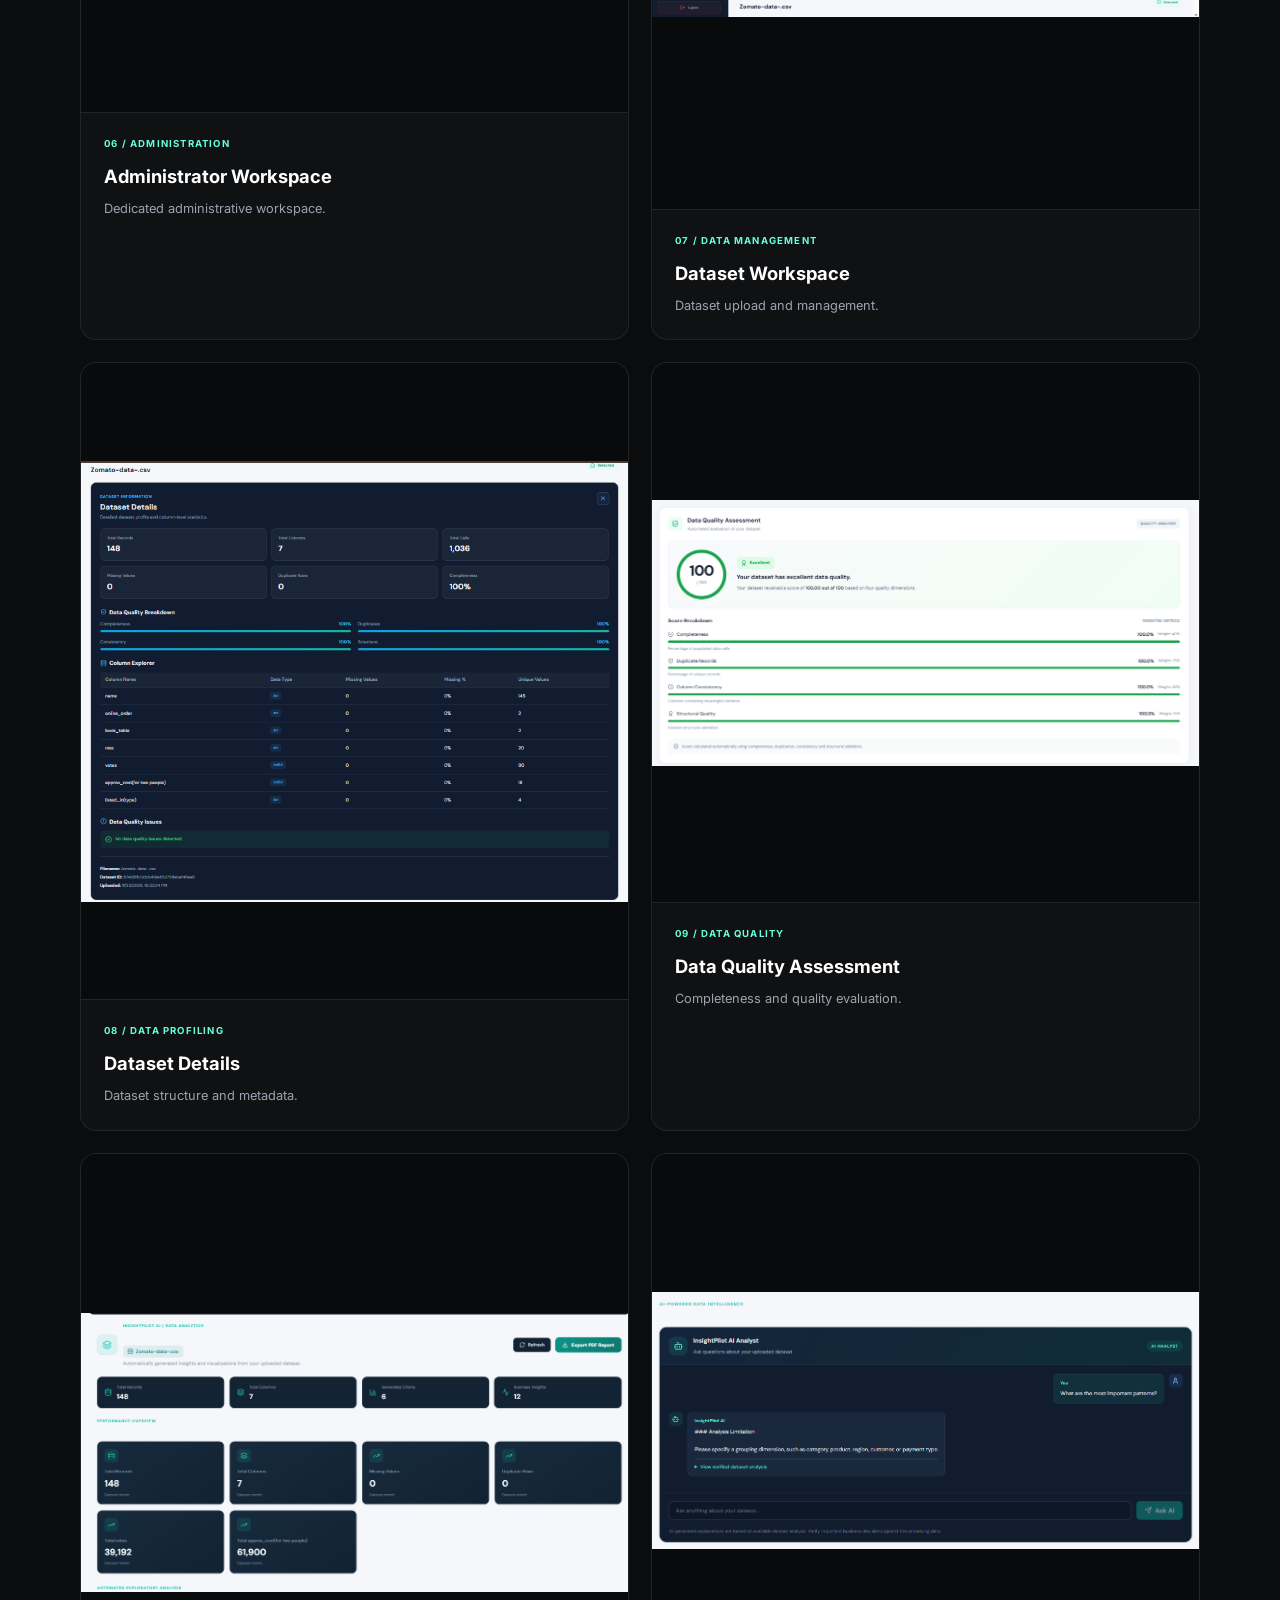
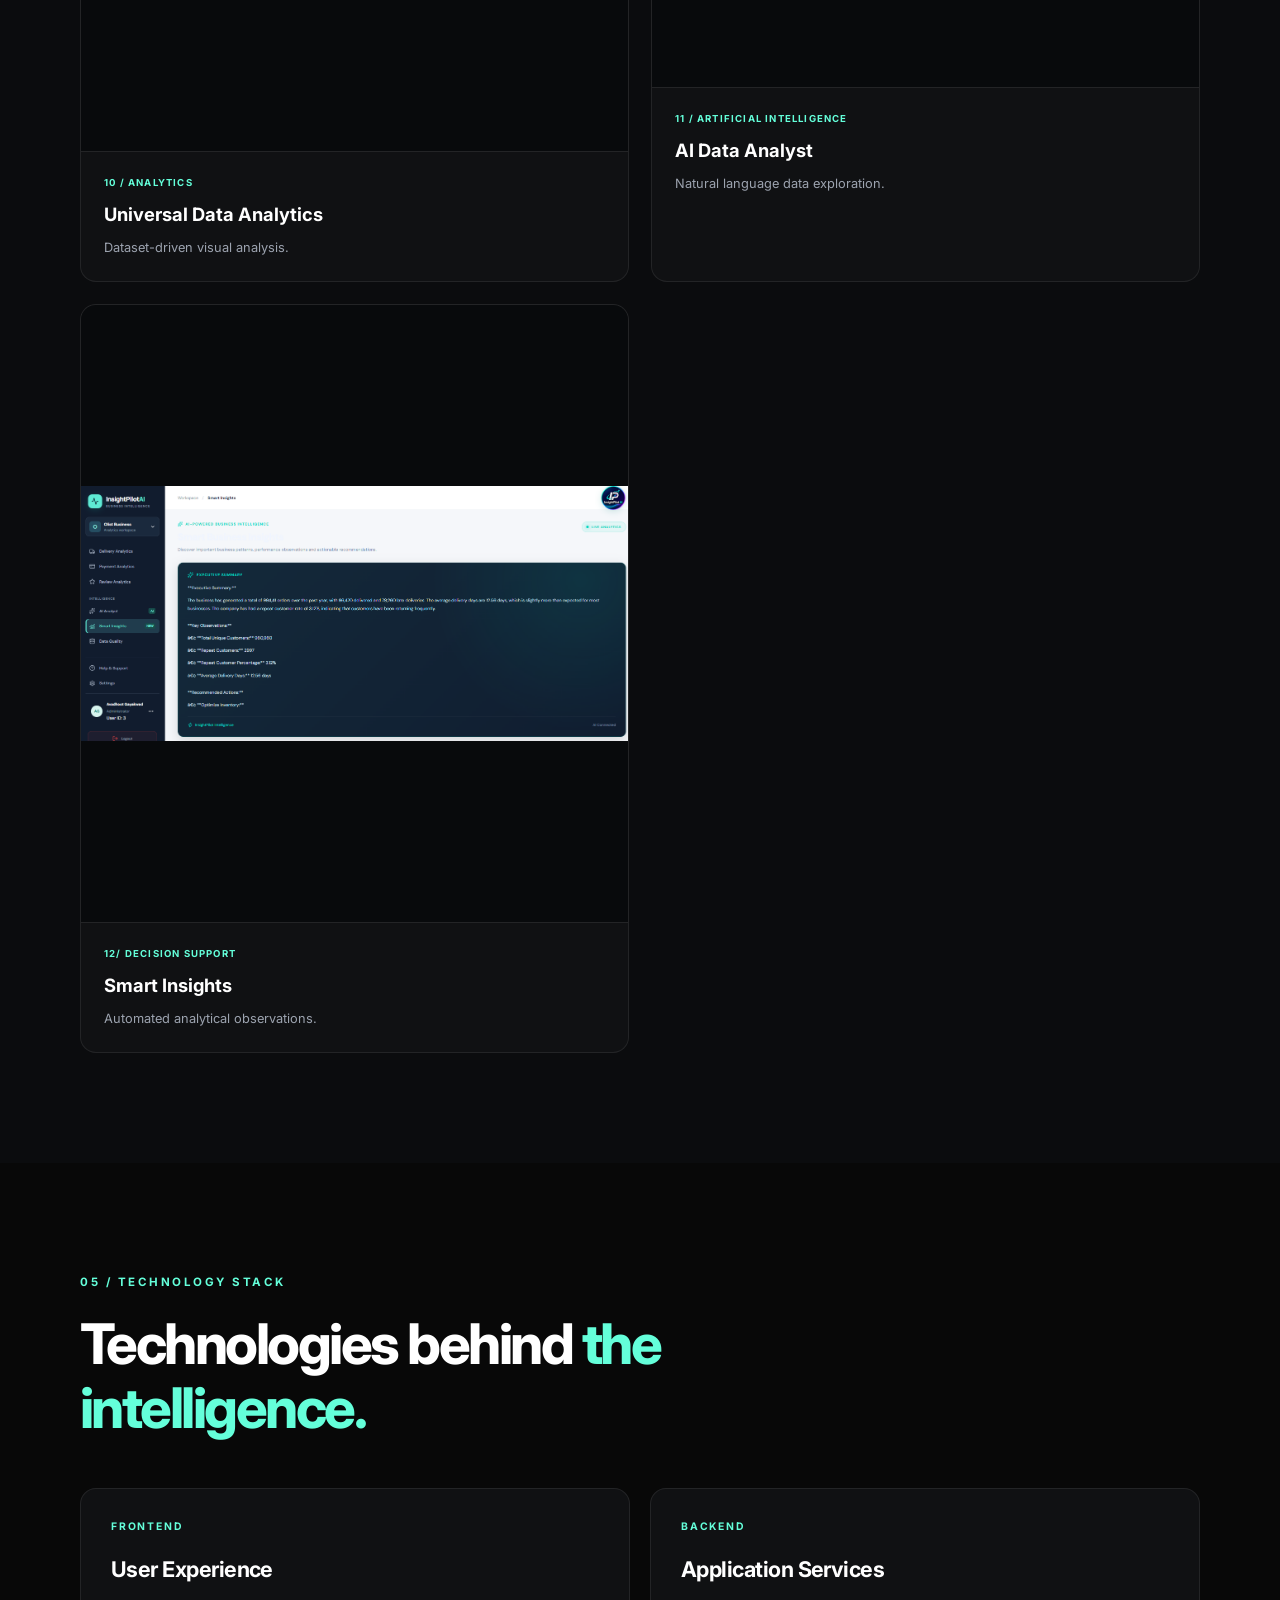
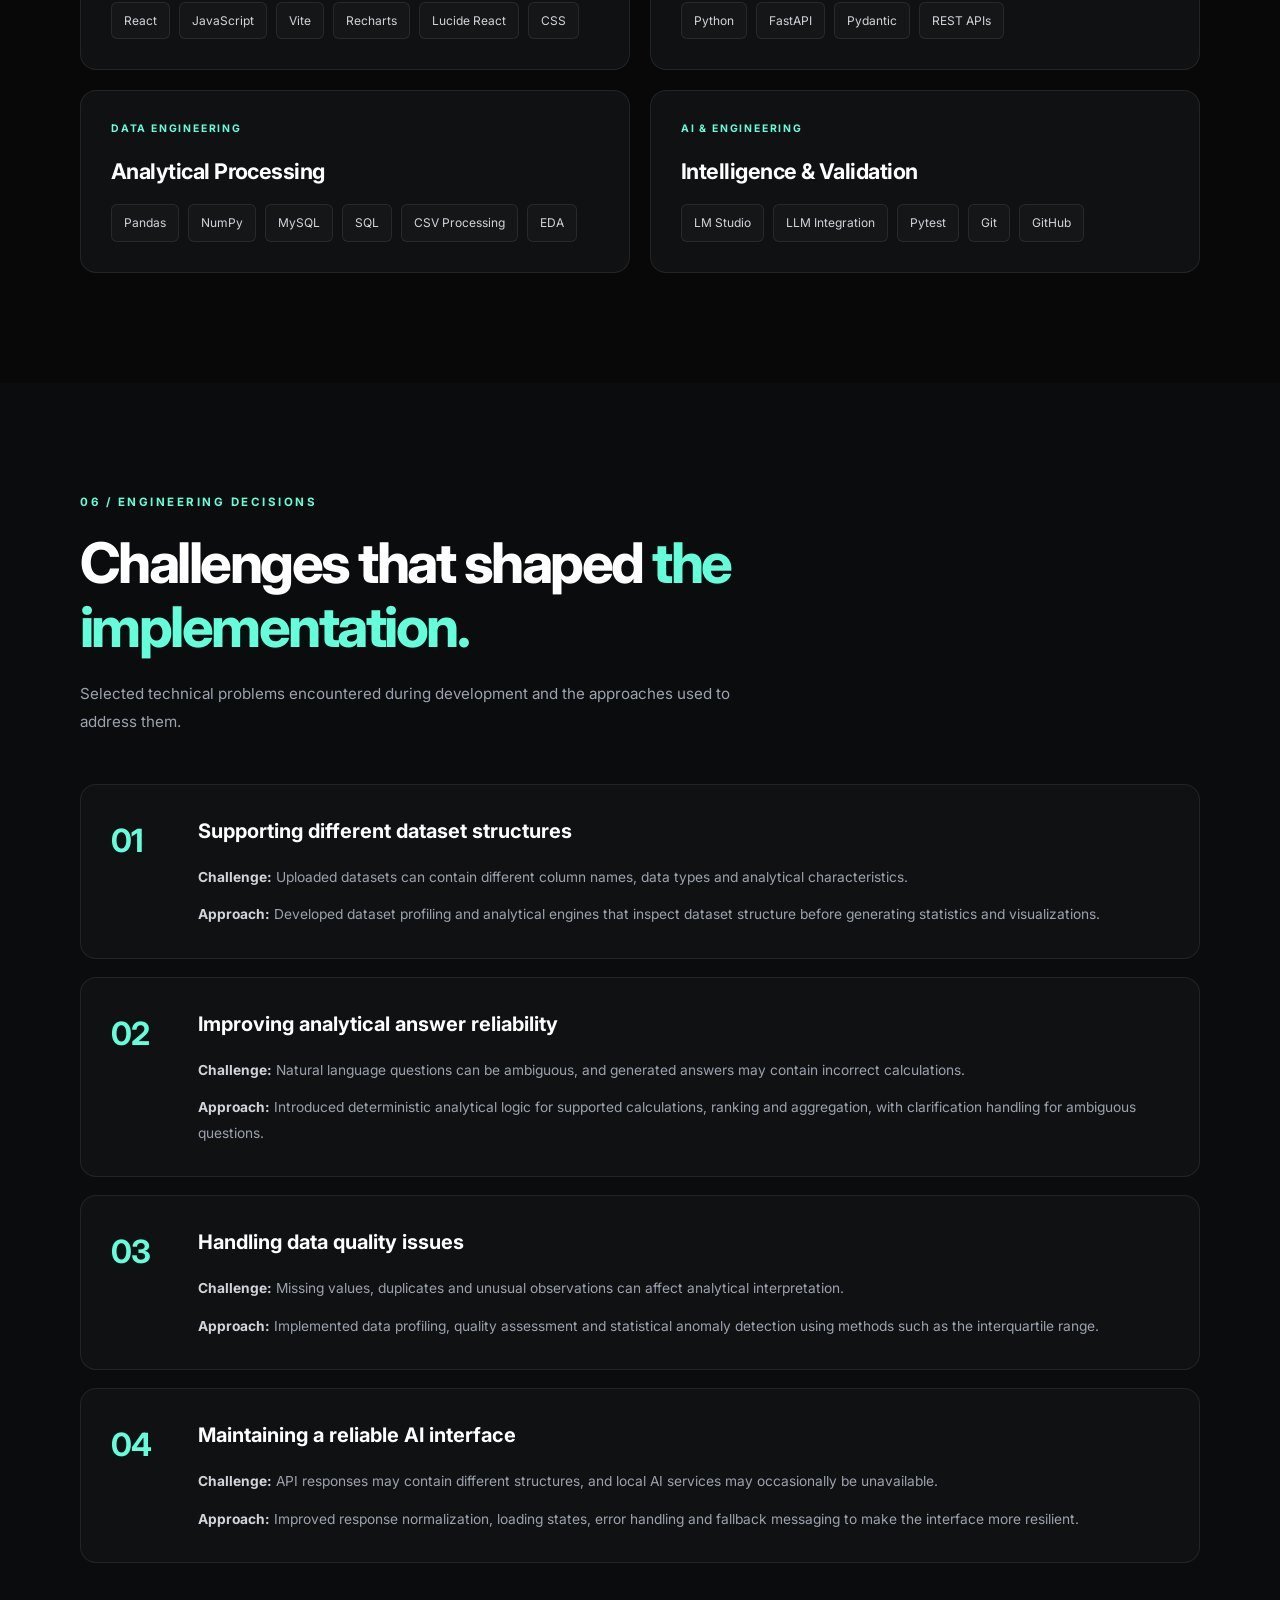
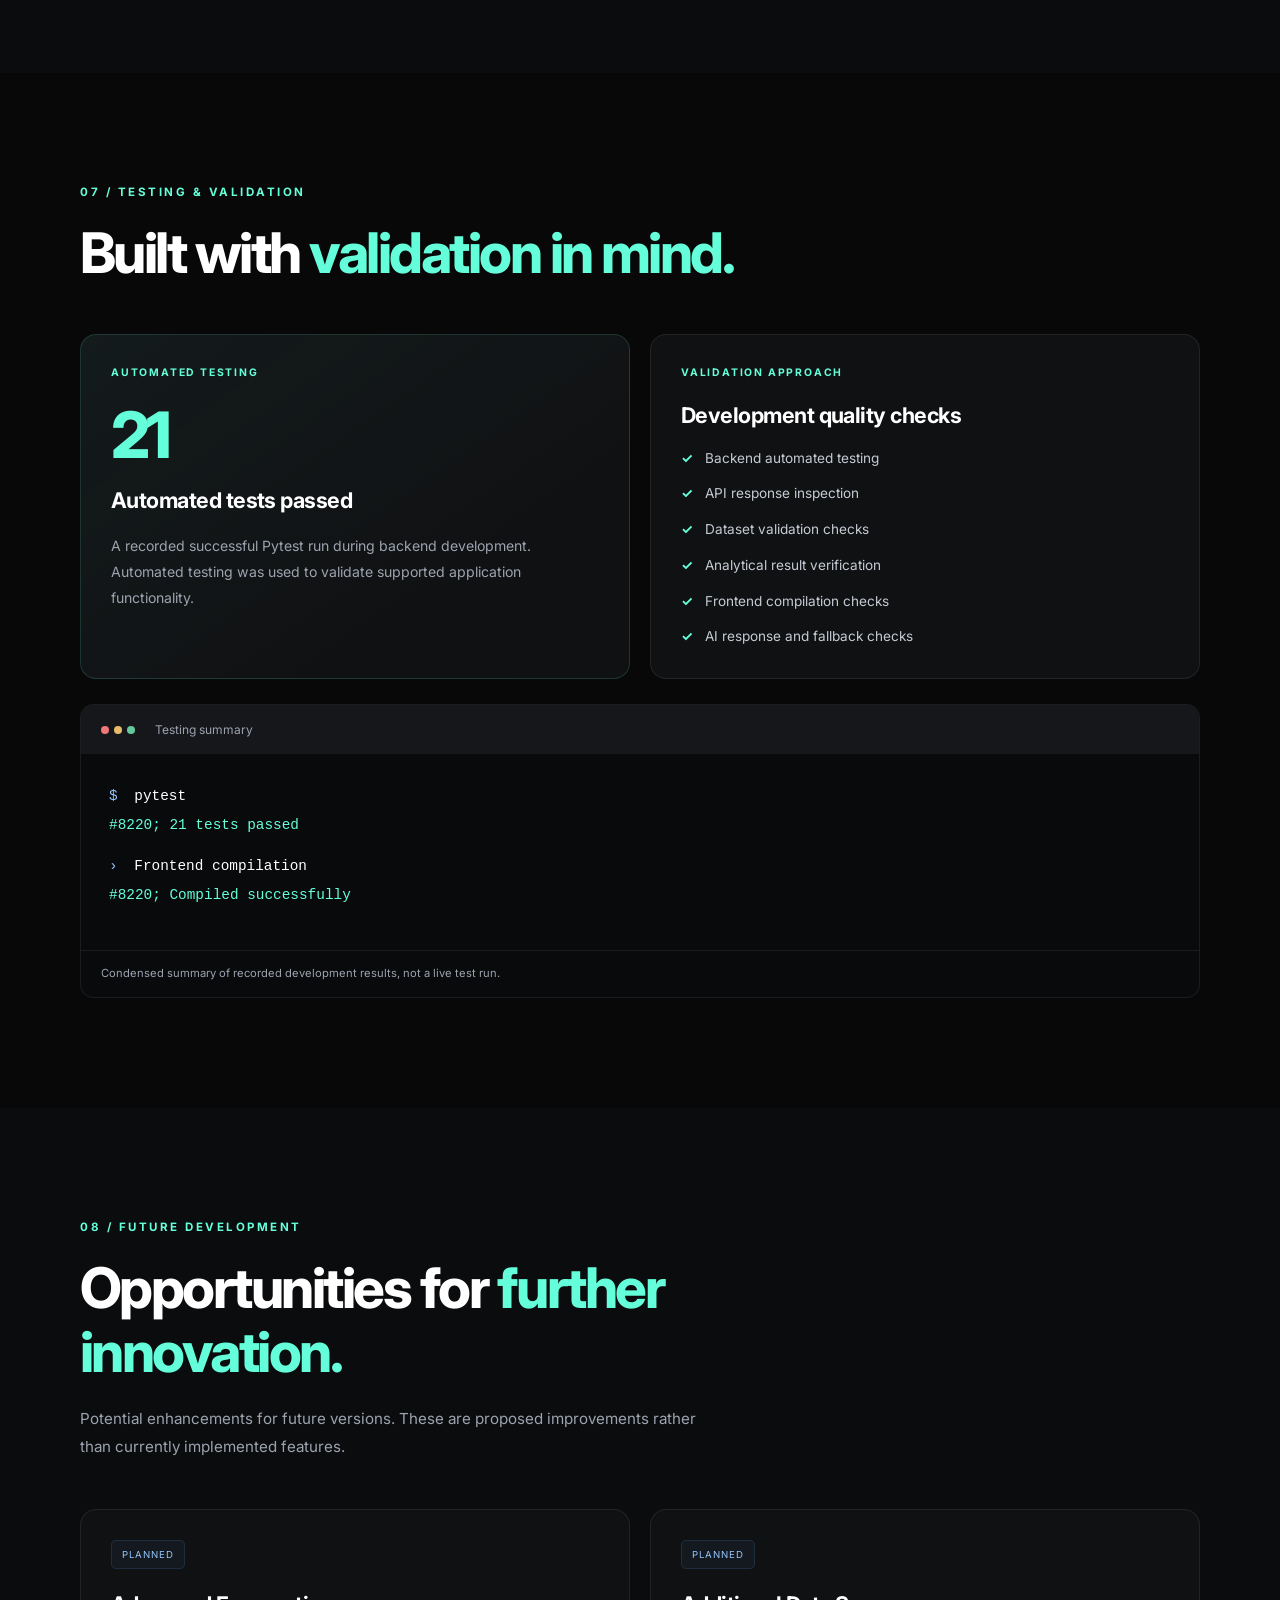
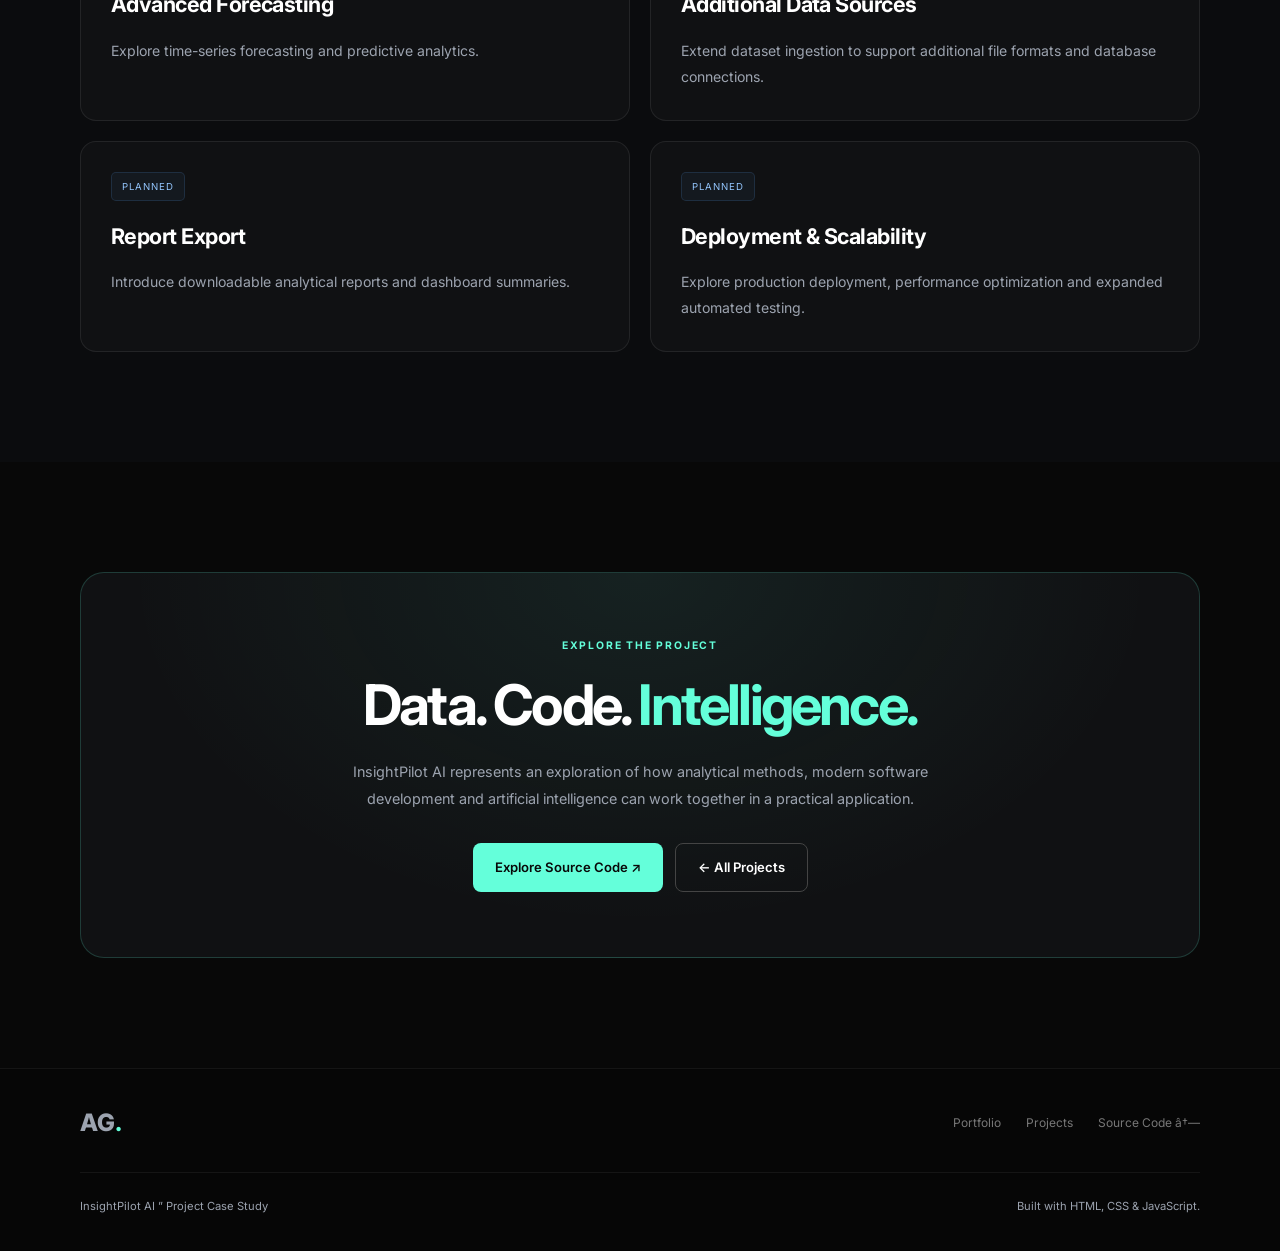
<file: projects/insightpilot-ai.html>
<!DOCTYPE html>
<html lang="en">

<head>

    <meta charset="UTF-8">

    <meta name="viewport"
          content="width=device-width, initial-scale=1.0">

    <meta name="description"
          content="InsightPilot AI â€&#8221; An end-to-end business intelligence and AI-powered data analytics application. Explore its architecture, features, implementation and testing.">

    <meta property="og:title"
          content="InsightPilot AI | Project Case Study">

    <meta property="og:description"
          content="An intelligent analytics platform combining business intelligence, automated data analysis and applied artificial intelligence.">

    <meta property="og:type" content="website">

    <title>InsightPilot AI | Project Case Study</title>

    <link rel="icon"
          type="image/jpeg"
          href="../assets/icons/favicon.jpg">

    <link rel="preconnect"
          href="https://fonts.googleapis.com">

    <link rel="preconnect"
          href="https://fonts.gstatic.com"
          crossorigin>

    <link href="https://fonts.googleapis.com/css2?family=Inter:wght@400;500;600;700;800&display=swap"
          rel="stylesheet">

    <link rel="stylesheet" href="../css/style.css">

</head>


<body class="ip-case-page">

    <a href="#main-content" class="skip-link">
        Skip to main content
    </a>



    <!-- ========================================
         NAVIGATION
    ========================================= -->

    <header class="navbar">

        <div class="container nav-container">

            <a href="../index.html" class="logo">
                AG<span>.</span>
            </a>

           <button
    type="button"
    class="mobile-menu-btn"
    aria-label="Open navigation menu"
    aria-expanded="false"
    aria-controls="project-navigation"
>
    &#9776;
</button>

            <a href="../index.html#projects"
               class="nav-button">

                &#8592; Portfolio

            </a>

            <button class="mobile-menu-btn"
                    aria-label="Open navigation menu"
                    aria-expanded="false">

                &#9776;

            </button>

        </div>

    </header>


    <main id="main-content" tabindex="-1">


        <!-- ========================================
             PROJECT HERO
        ========================================= -->

        <section class="ip-hero">

            <div class="container">

                <a href="../index.html#projects"
                   class="ip-back-link">

                    &#8592; Back to Projects

                </a>

                <div class="ip-hero-badges">

                    <span class="ip-badge ip-badge-accent">
                        &#9679; FLAGSHIP PROJECT
                    </span>

                    <span class="ip-badge">
                        BUSINESS INTELLIGENCE
                    </span>

                    <span class="ip-badge">
                        APPLIED AI
                    </span>

                </div>

                <h1 class="ip-title">

                    InsightPilot<span> AI.</span>

                </h1>

                <h2 class="ip-hero-subtitle">

                    From raw data to intelligent decisions.

                </h2>

                <p class="ip-hero-description">

                    An end-to-end analytics platform combining
                    automated data processing, interactive
                    business intelligence dashboards, data quality
                    assessment and AI-powered natural language
                    analytics within a unified application.

                </p>

                <div class="ip-actions">

    <a href="https://github.com/Avadhootgayakwad/InsightPilot-AI"
       class="btn btn-primary"
       target="_blank"
       rel="noopener noreferrer">

        View Source Code &#8599;

    </a>

    <a href="#architecture"
       class="btn btn-secondary">

        Explore Architecture &#8595;

    </a>

</div>


                <!-- HERO DASHBOARD PREVIEW -->

                <figure class="ip-preview-window">

                    <div class="ip-window-header">

                        <div class="window-controls"
                             aria-hidden="true">

                            <span></span>
                            <span></span>
                            <span></span>

                        </div>

                        <span>InsightPilot AI / Overview</span>

                        <span class="ip-window-label">
                            APPLICATION PREVIEW
                        </span>

                    </div>

                    <img
                        src="../Images/InsightPilot-AI/overview.webp"
                        alt="InsightPilot AI business intelligence overview dashboard"
                        fetchpriority="high"
                        decoding="async" width="1361" height="639" loading="eager"
                    >

                    <figcaption>

                        Business intelligence dashboard
                        developed using React and FastAPI.

                    </figcaption>

                </figure>

            </div>

        </section>


        <!-- ========================================
             PROJECT INFORMATION
        ========================================= -->

        <section class="ip-info-section">

            <div class="container ip-info-grid">

                <div class="ip-info-item">

                    <span>PROJECT TYPE</span>

                    <h3>End-to-End Application</h3>

                </div>

                <div class="ip-info-item">

                    <span>DOMAIN</span>

                    <h3>Analytics & Applied AI</h3>

                </div>

                <div class="ip-info-item">

                    <span>DEVELOPMENT</span>

                    <h3>Independent Project</h3>

                </div>

                <div class="ip-info-item">

                    <span>TECHNOLOGY</span>

                    <h3>React + Python + FastAPI</h3>

                </div>

            </div>

        </section>


        <!-- ========================================
             PROJECT OVERVIEW
        ========================================= -->

        <section id="overview"
                 class="section ip-section reveal">

            <div class="container">

                <div class="section-heading">

                    <p class="section-label">
                        01 / PROJECT OVERVIEW
                    </p>

                    <h2>

                        Making data more
                        <span>accessible.</span>

                    </h2>

                    <p class="section-subtitle">

                        Bringing analytical workflows,
                        business intelligence and AI-assisted
                        interpretation into a single application.

                    </p>

                </div>

                <div class="ip-overview-grid">

                    <article class="ip-panel">

                        <span class="ip-panel-label">
                            THE PROBLEM
                        </span>

                        <h3>Fragmented analytics workflows.</h3>

                        <p>

                            Data analysis often involves multiple
                            disconnected tools for cleaning,
                            exploration, visualization and
                            interpretation.

                            This can make the analytical process
                            time-consuming and difficult to navigate.

                        </p>

                        <p>

                            Users may also struggle to translate
                            business questions into technical
                            queries or identify data quality
                            issues before analysis.

                        </p>

                    </article>


                    <article class="ip-panel ip-panel-accent">

                        <span class="ip-panel-label">
                            THE SOLUTION
                        </span>

                        <h3>A unified intelligence workspace.</h3>

                        <p>

                            InsightPilot AI combines dataset
                            profiling, automated exploratory
                            data analysis, interactive dashboards
                            and AI-assisted interpretation.

                        </p>

                        <p>

                            The application supports structured
                            analytical workflows while enabling
                            users to explore supported datasets
                            through natural language questions.

                        </p>

                    </article>

                </div>


                <!-- PROJECT METRICS -->

                <div class="ip-metrics-heading">

                    <h3>Project in numbers</h3>

                    <p>

                        Results from Olist e-commerce dataset
                        analysis and automated software testing.

                    </p>

                </div>

                <div class="ip-metrics-grid">

                    <article class="ip-metric">

                        <span>ORDERS ANALYZED</span>

                        <strong>99,441</strong>

                        <p>E-commerce orders</p>

                    </article>

                    <article class="ip-metric">

                        <span>DELIVERED ORDERS</span>

                        <strong>96,478</strong>

                        <p>Successfully delivered orders</p>

                    </article>

                    <article class="ip-metric">

                        <span>DELIVERY SUCCESS</span>

                        <strong>97.02%</strong>

                        <p>Observed dataset performance</p>

                    </article>

                    <article class="ip-metric">

                        <span>AUTOMATED TESTS</span>

                        <strong>21</strong>

                        <p>Tests passed in recorded run</p>

                    </article>

                </div>

                <p class="ip-data-note">

                    Dataset metrics describe the analyzed
                    e-commerce records and do not represent
                    performance improvements caused by the application.

                </p>

            </div>

        </section>


        <!-- ========================================
             SYSTEM ARCHITECTURE
        ========================================= -->

        <section id="architecture"
                 class="section ip-section ip-section-alt reveal">

            <div class="container">

                <div class="section-heading">

                    <p class="section-label">
                        02 / SYSTEM ARCHITECTURE
                    </p>

                    <h2>

                        Built as a
                        <span>connected system.</span>

                    </h2>

                    <p class="section-subtitle">

                        A conceptual overview of the application
                        architecture, separating the user interface,
                        API services, analytical processing and
                        AI integration.

                    </p>

                </div>


                <div class="ip-architecture">

                    <!-- FRONTEND -->

                    <div class="ip-architecture-layer">

                        <span class="ip-layer-label">
                            PRESENTATION LAYER
                        </span>

                        <div class="ip-node-grid">

                            <div class="ip-node">

                                <strong>React</strong>

                                <span>User Interface</span>

                            </div>

                            <div class="ip-node">

                                <strong>Recharts</strong>

                                <span>Data Visualization</span>

                            </div>

                            <div class="ip-node">

                                <strong>Vite</strong>

                                <span>Frontend Build</span>

                            </div>

                        </div>

                    </div>


                    <div class="ip-connector">

                        <span>REST API / JSON</span>

                        <b aria-hidden="true">&#8597;</b>

                    </div>


                    <!-- BACKEND -->

                    <div class="ip-architecture-layer">

                        <span class="ip-layer-label">
                            APPLICATION LAYER
                        </span>

                        <div class="ip-node-grid">

                            <div class="ip-node ip-node-accent">

                                <strong>FastAPI</strong>

                                <span>Backend API</span>

                            </div>

                            <div class="ip-node">

                                <strong>Pydantic</strong>

                                <span>Data Validation</span>

                            </div>

                            <div class="ip-node">

                                <strong>Python</strong>

                                <span>Business Logic</span>

                            </div>

                        </div>

                    </div>


                    <div class="ip-connector">

                        <span>ANALYTICAL PROCESSING</span>

                        <b aria-hidden="true">&#8597;</b>

                    </div>


                    <!-- ANALYTICS ENGINE -->

                    <div class="ip-architecture-layer">

                        <span class="ip-layer-label">
                            DATA INTELLIGENCE LAYER
                        </span>

                        <div class="ip-node-grid">

                            <div class="ip-node">

                                <strong>Pandas</strong>

                                <span>Data Processing</span>

                            </div>

                            <div class="ip-node">

                                <strong>NumPy</strong>

                                <span>Numerical Analysis</span>

                            </div>

                            <div class="ip-node">

                                <strong>Analytics Engines</strong>

                                <span>EDA &middot; KPIs &middot; Quality</span>

                            </div>

                        </div>

                    </div>


                    <div class="ip-connector">

                        <span>DATA ACCESS & AI INTEGRATION</span>

                        <b aria-hidden="true">&#8597;</b>

                    </div>


                    <!-- DATA AND AI -->

                    <div class="ip-architecture-layer">

                        <span class="ip-layer-label">
                            DATA & AI SERVICES
                        </span>

                        <div class="ip-node-grid">

                            <div class="ip-node">

                                <strong>MySQL</strong>

                                <span>Structured Data</span>

                            </div>

                            <div class="ip-node">

                                <strong>CSV Datasets</strong>

                                <span>Uploaded Data</span>

                            </div>

                            <div class="ip-node ip-node-ai">

                                <strong>LM Studio</strong>

                                <span>Local LLM Integration</span>

                            </div>

                        </div>

                    </div>

                </div>

                <p class="ip-data-note">

                    Conceptual architecture showing major
                    components and logical relationships,
                    rather than a complete deployment topology.

                </p>

            </div>

        </section>


        <!-- ========================================
             CORE FEATURES
        ========================================= -->

        <section id="features"
                 class="section ip-section reveal">

            <div class="container">

                <div class="section-heading">

                    <p class="section-label">
                        03 / CORE MODULES
                    </p>

                    <h2>

                        Intelligence across
                        <span>the workflow.</span>

                    </h2>

                    <p class="section-subtitle">

                        Application modules designed to support
                        data exploration, business reporting
                        and AI-assisted analysis.

                    </p>

                </div>


                <div class="ip-features-grid">


                    <article class="ip-feature-card">

                        <span class="ip-feature-number">01</span>

                        <h3>Authentication</h3>

                        <p>

                            A dedicated authentication interface
                            providing entry into the application
                            workspace.

                        </p>

                        <span class="ip-feature-tag">
                            APPLICATION ACCESS
                        </span>

                    </article>


                    <article class="ip-feature-card">

                        <span class="ip-feature-number">02</span>

                        <h3>Administrator Workspace</h3>

                        <p>

                            A dedicated administrator interface
                            for application management and
                            administrative workflows.

                        </p>

                        <span class="ip-feature-tag">
                            ADMINISTRATION
                        </span>

                    </article>


                    <article class="ip-feature-card">

                        <span class="ip-feature-number">03</span>

                        <h3>Business Intelligence Dashboard</h3>

                        <p>

                            Interactive business metrics covering
                            sales, customers, products, delivery,
                            payments and customer reviews.

                        </p>

                        <span class="ip-feature-tag">
                            BUSINESS ANALYTICS
                        </span>

                    </article>


                    <article class="ip-feature-card">

                        <span class="ip-feature-number">04</span>

                        <h3>Universal Dataset Workspace</h3>

                        <p>

                            CSV upload, dataset profiling,
                            preview, metadata inspection
                            and dataset management.

                        </p>

                        <span class="ip-feature-tag">
                            DATA MANAGEMENT
                        </span>

                    </article>


                    <article class="ip-feature-card">

                        <span class="ip-feature-number">05</span>

                        <h3>Automated EDA</h3>

                        <p>

                            Numerical and categorical analysis,
                            correlation analysis and identification
                            of potential analytical metrics.

                        </p>

                        <span class="ip-feature-tag">
                            EXPLORATORY ANALYSIS
                        </span>

                    </article>


                    <article class="ip-feature-card">

                        <span class="ip-feature-number">06</span>

                        <h3>Data Quality Assessment</h3>

                        <p>

                            Evaluation of missing values,
                            duplicate records, completeness
                            and potential statistical anomalies.

                        </p>

                        <span class="ip-feature-tag">
                            DATA VALIDATION
                        </span>

                    </article>


                    <article class="ip-feature-card">

                        <span class="ip-feature-number">07</span>

                        <h3>Universal Analytics</h3>

                        <p>

                            Dataset-driven KPI cards, categorical
                            charts, numerical distributions
                            and exploratory visualizations.

                        </p>

                        <span class="ip-feature-tag">
                            DATA VISUALIZATION
                        </span>

                    </article>


                    <article class="ip-feature-card">

                        <span class="ip-feature-number">08</span>

                        <h3>AI Data Analyst</h3>

                        <p>

                            Natural language questions supported
                            by dataset-aware analytical logic
                            and language model integration.

                        </p>

                        <span class="ip-feature-tag">
                            APPLIED AI
                        </span>

                    </article>


                    <article class="ip-feature-card">

                        <span class="ip-feature-number">09</span>

                        <h3>Smart Insights</h3>

                        <p>

                            Automated analytical observations
                            highlighting patterns, potential
                            anomalies and relevant business
                            information.

                        </p>

                        <span class="ip-feature-tag">
                            DECISION SUPPORT
                        </span>

                    </article>

                </div>

            </div>

        </section>


        <!-- ========================================
             APPLICATION GALLERY
        ========================================= -->

        <section id="gallery"
                 class="section ip-section ip-section-alt reveal">

            <div class="container">

                <div class="section-heading">

                    <p class="section-label">
                        04 / APPLICATION GALLERY
                    </p>

                    <h2>

                        A closer look at
                        <span>the application.</span>

                    </h2>

                    <p class="section-subtitle">

                        Screenshots of the implemented application
                        modules. Select any screenshot to inspect
                        it at full size.

                    </p>

                </div>


                <div class="ip-gallery-grid">


                    <figure class="ip-gallery-card">

                        <a href="../Images/InsightPilot-AI/authentication.webp"
                           target="_blank"
                           rel="noopener noreferrer">

                            <img
                                src="../Images/InsightPilot-AI/authentication.webp"
                                alt="InsightPilot AI authentication interface"
                                loading="lazy"
                                decoding="async" width="941" height="722"
                            >

                        </a>

                        <figcaption>

                            <span>01 / ACCESS</span>

                            <h3>Authentication</h3>

                            <p>Application sign-in interface.</p>

                        </figcaption>

                    </figure>

                   <figure class="ip-gallery-card">

                              <a href="../Images/InsightPilot-AI/03-universal-dashboard.webp"
                               target="_blank"
                               rel="noopener noreferrer">

                               <img
                                  src="../Images/InsightPilot-AI/03-universal-dashboard.webp"
                                   alt="InsightPilot AI Universal Dashboard interface"
                                  loading="lazy"
                                    decoding="async" width="1349" height="645"
                                >

                              </a>

                               <figcaption>

                                     <span>03 / UNIVERSAL DASHBOARD</span>

                                  <h3>Universal Dashboard</h3>

                                             <p>
                                    Dynamic dataset-driven dashboards with
                                        interactive charts, analytical metrics
                                         and automated visualizations.
                                              </p>

                                     </figcaption>

                                  </figure>





                    <figure class="ip-gallery-card">

                        <a href="../Images/InsightPilot-AI/overview.webp"
                           target="_blank"
                           rel="noopener noreferrer">

                            <img
                                src="../Images/InsightPilot-AI/overview.webp"
                                alt="Business intelligence overview dashboard"
                                loading="lazy"
                                decoding="async" width="1361" height="639"
                            >

                        </a>

                        <figcaption>

                            <span>04/ BUSINESS INTELLIGENCE</span>

                            <h3>Overview Dashboard</h3>

                            <p>Business KPIs and analytical charts.</p>

                        </figcaption>

                    </figure>


                    <figure class="ip-gallery-card">

                        <a href="../Images/InsightPilot-AI/admin-dashboard.webp"
                           target="_blank"
                           rel="noopener noreferrer">

                            <img
                                src="../Images/InsightPilot-AI/admin-dashboard.webp"
                                alt="InsightPilot AI administrator dashboard"
                                loading="lazy"
                                decoding="async" width="1347" height="758"
                            >

                        </a>

                        <figcaption>

                            <span>05/ ADMINISTRATION</span>

                            <h3>Admin Dashboard</h3>

                            <p>Administrative overview interface.</p>

                        </figcaption>

                    </figure>


                    <figure class="ip-gallery-card">

                        <a href="../Images/InsightPilot-AI/administrator-workspace.webp"
                           target="_blank"
                           rel="noopener noreferrer">

                            <img
                                src="../Images/InsightPilot-AI/administrator-workspace.webp"
                                alt="InsightPilot AI administrator workspace"
                                loading="lazy"
                                decoding="async" width="1185" height="547"
                            >

                        </a>

                        <figcaption>

                            <span>06 / ADMINISTRATION</span>

                            <h3>Administrator Workspace</h3>

                            <p>Dedicated administrative workspace.</p>

                        </figcaption>

                    </figure>


                    <figure class="ip-gallery-card">

                        <a href="../Images/InsightPilot-AI/dataset-workspace.webp"
                           target="_blank"
                           rel="noopener noreferrer">

                            <img
                                src="../Images/InsightPilot-AI/dataset-workspace.webp"
                                alt="Universal CSV dataset workspace"
                                loading="lazy"
                                decoding="async" width="1362" height="644"
                            >

                        </a>

                        <figcaption>

                            <span>07 / DATA MANAGEMENT</span>

                            <h3>Dataset Workspace</h3>

                            <p>Dataset upload and management.</p>

                        </figcaption>

                    </figure>


                    <figure class="ip-gallery-card">

                        <a href="../Images/InsightPilot-AI/universal-dataset-details.webp"
                           target="_blank"
                           rel="noopener noreferrer">

                            <img
                                src="../Images/InsightPilot-AI/universal-dataset-details.webp"
                                alt="Universal dataset details and profiling"
                                loading="lazy"
                                decoding="async" width="790" height="636"
                            >

                        </a>

                        <figcaption>

                            <span>08 / DATA PROFILING</span>

                            <h3>Dataset Details</h3>

                            <p>Dataset structure and metadata.</p>

                        </figcaption>

                    </figure>


                    <figure class="ip-gallery-card">

                        <a href="../Images/InsightPilot-AI/data-quality-assessment.webp"
                           target="_blank"
                           rel="noopener noreferrer">

                            <img
                                src="../Images/InsightPilot-AI/data-quality-assessment.webp"
                                alt="Universal data quality assessment interface"
                                loading="lazy"
                                decoding="async" width="1106" height="539"
                            >

                        </a>

                        <figcaption>

                            <span>09 / DATA QUALITY</span>

                            <h3>Data Quality Assessment</h3>

                            <p>Completeness and quality evaluation.</p>

                        </figcaption>

                    </figure>


                    <figure class="ip-gallery-card">

                        <a href="../Images/InsightPilot-AI/universal-data-analytics.webp"
                           target="_blank"
                           rel="noopener noreferrer">

                            <img
                                src="../Images/InsightPilot-AI/universal-data-analytics.webp"
                                alt="Universal data analytics dashboard"
                                loading="lazy"
                                decoding="async" width="1172" height="597"
                            >

                        </a>

                        <figcaption>

                            <span>10 / ANALYTICS</span>

                            <h3>Universal Data Analytics</h3>

                            <p>Dataset-driven visual analysis.</p>

                        </figcaption>

                    </figure>


                    <figure class="ip-gallery-card">

                        <a href="../Images/InsightPilot-AI/ai-powered-data-intelligence.webp"
                           target="_blank"
                           rel="noopener noreferrer">

                            <img
                                src="../Images/InsightPilot-AI/ai-powered-data-intelligence.webp"
                                alt="AI-powered data intelligence interface"
                                loading="lazy"
                                decoding="async" width="1133" height="533"
                            >

                        </a>

                        <figcaption>

                            <span>11 / ARTIFICIAL INTELLIGENCE</span>

                            <h3>AI Data Analyst</h3>

                            <p>Natural language data exploration.</p>

                        </figcaption>

                    </figure>


                    <figure class="ip-gallery-card">

                        <a href="../Images/InsightPilot-AI/smart-insights.webp"
                           target="_blank"
                           rel="noopener noreferrer">

                            <img
                                src="../Images/InsightPilot-AI/smart-insights.webp"
                                alt="InsightPilot AI smart business insights"
                                loading="lazy"
                                decoding="async" width="1323" height="617"
                            >

                        </a>

                        <figcaption>

                            <span>12/ DECISION SUPPORT</span>

                            <h3>Smart Insights</h3>

                            <p>Automated analytical observations.</p>

                        </figcaption>

                    </figure>


                </div>

            </div>

        </section>


        <!-- ========================================
             TECHNOLOGY STACK
        ========================================= -->

        <section class="section ip-section reveal">

            <div class="container">

                <div class="section-heading">

                    <p class="section-label">
                        05 / TECHNOLOGY STACK
                    </p>

                    <h2>

                        Technologies behind
                        <span>the intelligence.</span>

                    </h2>

                </div>


                <div class="ip-stack-grid">

                    <article class="ip-panel">

                        <span class="ip-panel-label">
                            FRONTEND
                        </span>

                        <h3>User Experience</h3>

                        <div class="ip-tags">

                            <span>React</span>
                            <span>JavaScript</span>
                            <span>Vite</span>
                            <span>Recharts</span>
                            <span>Lucide React</span>
                            <span>CSS</span>

                        </div>

                    </article>


                    <article class="ip-panel">

                        <span class="ip-panel-label">
                            BACKEND
                        </span>

                        <h3>Application Services</h3>

                        <div class="ip-tags">

                            <span>Python</span>
                            <span>FastAPI</span>
                            <span>Pydantic</span>
                            <span>REST APIs</span>

                        </div>

                    </article>


                    <article class="ip-panel">

                        <span class="ip-panel-label">
                            DATA ENGINEERING
                        </span>

                        <h3>Analytical Processing</h3>

                        <div class="ip-tags">

                            <span>Pandas</span>
                            <span>NumPy</span>
                            <span>MySQL</span>
                            <span>SQL</span>
                            <span>CSV Processing</span>
                            <span>EDA</span>

                        </div>

                    </article>


                    <article class="ip-panel">

                        <span class="ip-panel-label">
                            AI & ENGINEERING
                        </span>

                        <h3>Intelligence & Validation</h3>

                        <div class="ip-tags">

                            <span>LM Studio</span>
                            <span>LLM Integration</span>
                            <span>Pytest</span>
                            <span>Git</span>
                            <span>GitHub</span>

                        </div>

                    </article>

                </div>

            </div>

        </section>


        <!-- ========================================
             ENGINEERING CHALLENGES
        ========================================= -->

        <section id="engineering"
                 class="section ip-section ip-section-alt reveal">

            <div class="container">

                <div class="section-heading">

                    <p class="section-label">
                        06 / ENGINEERING DECISIONS
                    </p>

                    <h2>

                        Challenges that shaped
                        <span>the implementation.</span>

                    </h2>

                    <p class="section-subtitle">

                        Selected technical problems encountered
                        during development and the approaches
                        used to address them.

                    </p>

                </div>


                <div class="ip-challenges">


                    <article class="ip-challenge">

                        <span class="ip-challenge-index">01</span>

                        <div>

                            <h3>Supporting different dataset structures</h3>

                            <p>

                                <strong>Challenge:</strong>
                                Uploaded datasets can contain different
                                column names, data types and analytical
                                characteristics.

                            </p>

                            <p>

                                <strong>Approach:</strong>
                                Developed dataset profiling and
                                analytical engines that inspect
                                dataset structure before generating
                                statistics and visualizations.

                            </p>

                        </div>

                    </article>


                    <article class="ip-challenge">

                        <span class="ip-challenge-index">02</span>

                        <div>

                            <h3>Improving analytical answer reliability</h3>

                            <p>

                                <strong>Challenge:</strong>
                                Natural language questions can be
                                ambiguous, and generated answers
                                may contain incorrect calculations.

                            </p>

                            <p>

                                <strong>Approach:</strong>
                                Introduced deterministic analytical
                                logic for supported calculations,
                                ranking and aggregation, with
                                clarification handling for
                                ambiguous questions.

                            </p>

                        </div>

                    </article>


                    <article class="ip-challenge">

                        <span class="ip-challenge-index">03</span>

                        <div>

                            <h3>Handling data quality issues</h3>

                            <p>

                                <strong>Challenge:</strong>
                                Missing values, duplicates and
                                unusual observations can affect
                                analytical interpretation.

                            </p>

                            <p>

                                <strong>Approach:</strong>
                                Implemented data profiling,
                                quality assessment and statistical
                                anomaly detection using methods
                                such as the interquartile range.

                            </p>

                        </div>

                    </article>


                    <article class="ip-challenge">

                        <span class="ip-challenge-index">04</span>

                        <div>

                            <h3>Maintaining a reliable AI interface</h3>

                            <p>

                                <strong>Challenge:</strong>
                                API responses may contain different
                                structures, and local AI services
                                may occasionally be unavailable.

                            </p>

                            <p>

                                <strong>Approach:</strong>
                                Improved response normalization,
                                loading states, error handling
                                and fallback messaging to make
                                the interface more resilient.

                            </p>

                        </div>

                    </article>


                </div>

            </div>

        </section>


        <!-- ========================================
             TESTING & VALIDATION
        ========================================= -->

        <section class="section ip-section reveal">

            <div class="container">

                <div class="section-heading">

                    <p class="section-label">
                        07 / TESTING & VALIDATION
                    </p>

                    <h2>

                        Built with
                        <span>validation in mind.</span>

                    </h2>

                </div>


                <div class="ip-testing-grid">

                    <article class="ip-panel ip-panel-accent">

                        <span class="ip-panel-label">
                            AUTOMATED TESTING
                        </span>

                        <strong class="ip-test-number">21</strong>

                        <h3>Automated tests passed</h3>

                        <p>

                            A recorded successful Pytest run
                            during backend development.

                            Automated testing was used to validate
                            supported application functionality.

                        </p>

                    </article>


                    <article class="ip-panel">

                        <span class="ip-panel-label">
                            VALIDATION APPROACH
                        </span>

                        <h3>Development quality checks</h3>

                        <ul class="ip-check-list">

                            <li>Backend automated testing</li>

                            <li>API response inspection</li>

                            <li>Dataset validation checks</li>

                            <li>Analytical result verification</li>

                            <li>Frontend compilation checks</li>

                            <li>AI response and fallback checks</li>

                        </ul>

                    </article>

                </div>


                <div class="ip-terminal">

                    <div class="ip-terminal-header">

                        <div class="window-controls"
                             aria-hidden="true">

                            <span></span>
                            <span></span>
                            <span></span>

                        </div>

                        <span>Testing summary</span>

                    </div>

                    <div class="ip-terminal-body">

                        <p>

                            <span class="ip-terminal-prompt">$</span>

                            pytest

                        </p>

                        <p class="ip-terminal-success">

                            #8220; 21 tests passed

                        </p>

                        <p>

                            <span class="ip-terminal-prompt">&#8250;</span>

                            Frontend compilation

                        </p>

                        <p class="ip-terminal-success">

                            #8220; Compiled successfully

                        </p>

                    </div>

                    <div class="ip-terminal-note">

                        Condensed summary of recorded
                        development results, not a live test run.

                    </div>

                </div>

            </div>

        </section>


        <!-- ========================================
             FUTURE ROADMAP
        ========================================= -->

        <section class="section ip-section ip-section-alt reveal">

            <div class="container">

                <div class="section-heading">

                    <p class="section-label">
                        08 / FUTURE DEVELOPMENT
                    </p>

                    <h2>

                        Opportunities for
                        <span>further innovation.</span>

                    </h2>

                    <p class="section-subtitle">

                        Potential enhancements for future versions.
                        These are proposed improvements rather
                        than currently implemented features.

                    </p>

                </div>


                <div class="ip-roadmap-grid">

                    <article class="ip-panel">

                        <span class="ip-planned-badge">PLANNED</span>

                        <h3>Advanced Forecasting</h3>

                        <p>

                            Explore time-series forecasting
                            and predictive analytics.

                        </p>

                    </article>


                    <article class="ip-panel">

                        <span class="ip-planned-badge">PLANNED</span>

                        <h3>Additional Data Sources</h3>

                        <p>

                            Extend dataset ingestion to support
                            additional file formats and
                            database connections.

                        </p>

                    </article>


                    <article class="ip-panel">

                        <span class="ip-planned-badge">PLANNED</span>

                        <h3>Report Export</h3>

                        <p>

                            Introduce downloadable analytical
                            reports and dashboard summaries.

                        </p>

                    </article>


                    <article class="ip-panel">

                        <span class="ip-planned-badge">PLANNED</span>

                        <h3>Deployment & Scalability</h3>

                        <p>

                            Explore production deployment,
                            performance optimization and
                            expanded automated testing.

                        </p>

                    </article>

                </div>

            </div>

        </section>


        <!-- ========================================
             FINAL PROJECT CTA
        ========================================= -->

        <section class="section ip-section reveal">

            <div class="container">

                <div class="ip-final-cta">

                    <span class="ip-panel-label">
                        EXPLORE THE PROJECT
                    </span>

                    <h2>

                        Data. Code.
                        <span>Intelligence.</span>

                    </h2>

                    <p>

                        InsightPilot AI represents an exploration
                        of how analytical methods, modern software
                        development and artificial intelligence
                        can work together in a practical application.

                    </p>

                    <div class="ip-actions">

                        <a href="https://github.com/Avadhootgayakwad/InsightPilot-AI"
                           class="btn btn-primary"
                           target="_blank"
                           rel="noopener noreferrer">

                            Explore Source Code &#8599;

                        </a>

                        <a href="../index.html#projects"
                           class="btn btn-secondary">

                            &#8592; All Projects

                        </a>

                    </div>

                </div>

            </div>

        </section>

    </main>


    <!-- ========================================
         FOOTER
    ========================================= -->

    <footer class="footer">

        <div class="container">

            <div class="footer-top">

                <a href="../index.html" class="logo">
                    AG<span>.</span>
                </a>

                <div class="footer-links">

                    <a href="../index.html">Portfolio</a>

                    <a href="../index.html#projects">Projects</a>

                    <a href="https://github.com/Avadhootgayakwad/InsightPilot-AI"
                       target="_blank"
                       rel="noopener noreferrer">

                        Source Code â†&mdash;

                    </a>

                </div>

            </div>

            <div class="footer-bottom">

                <p>InsightPilot AI &#8221; Project Case Study</p>

                <p>Built with HTML, CSS & JavaScript.</p>

            </div>

        </div>

    </footer>


    <script src="../js/script.js"></script>

</body>

</html>
</file>
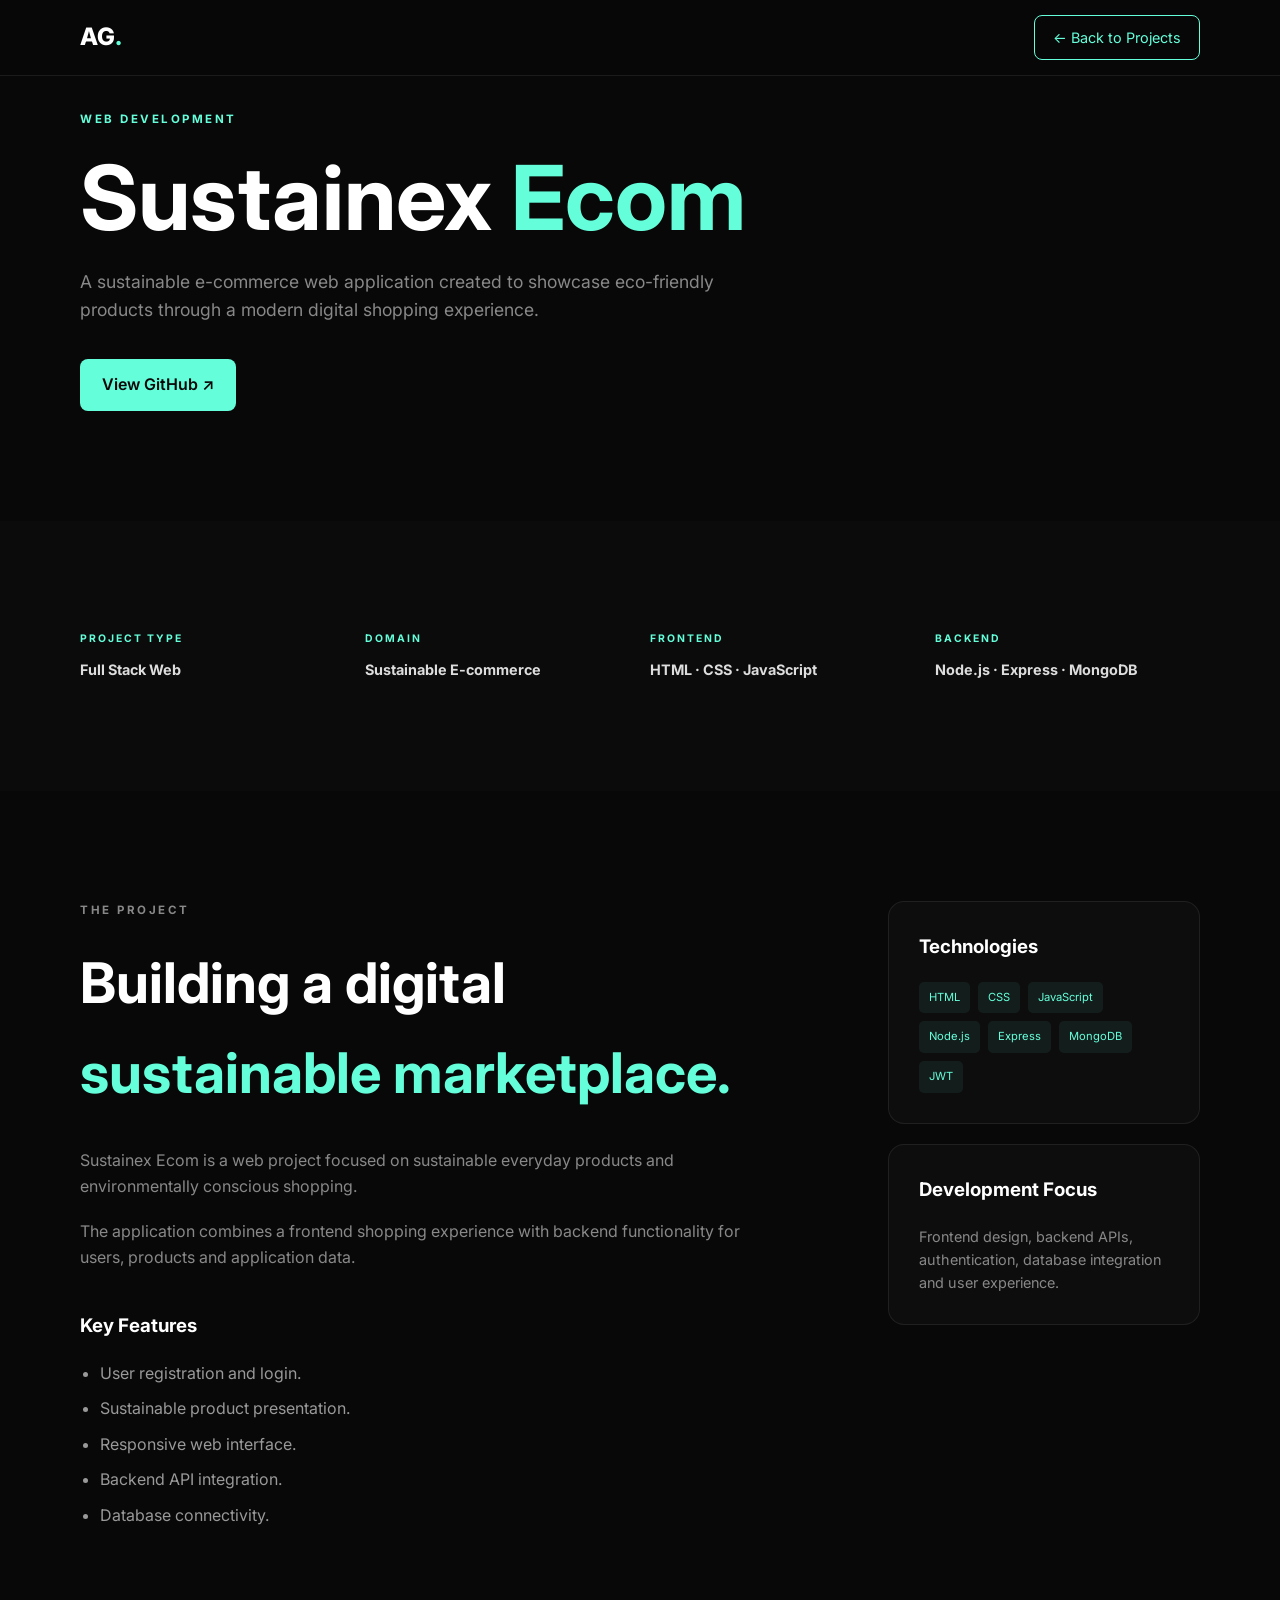
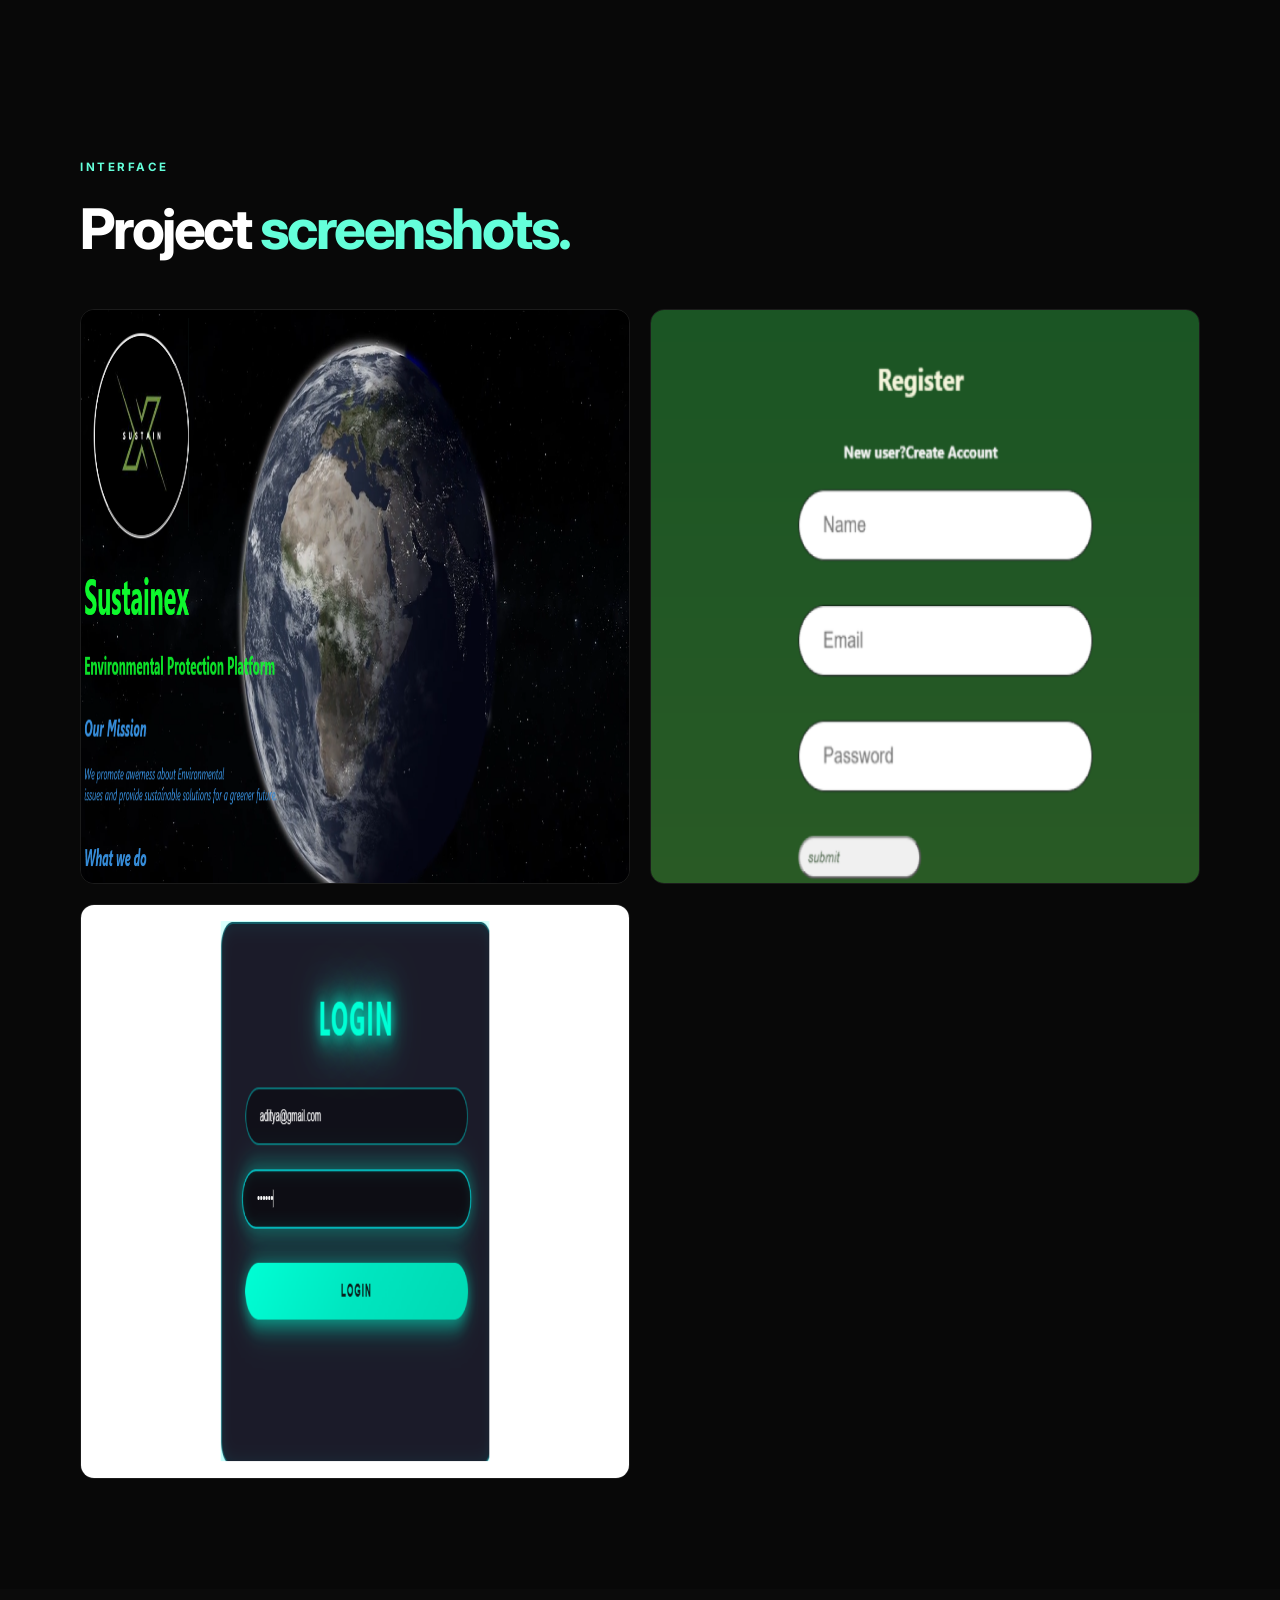
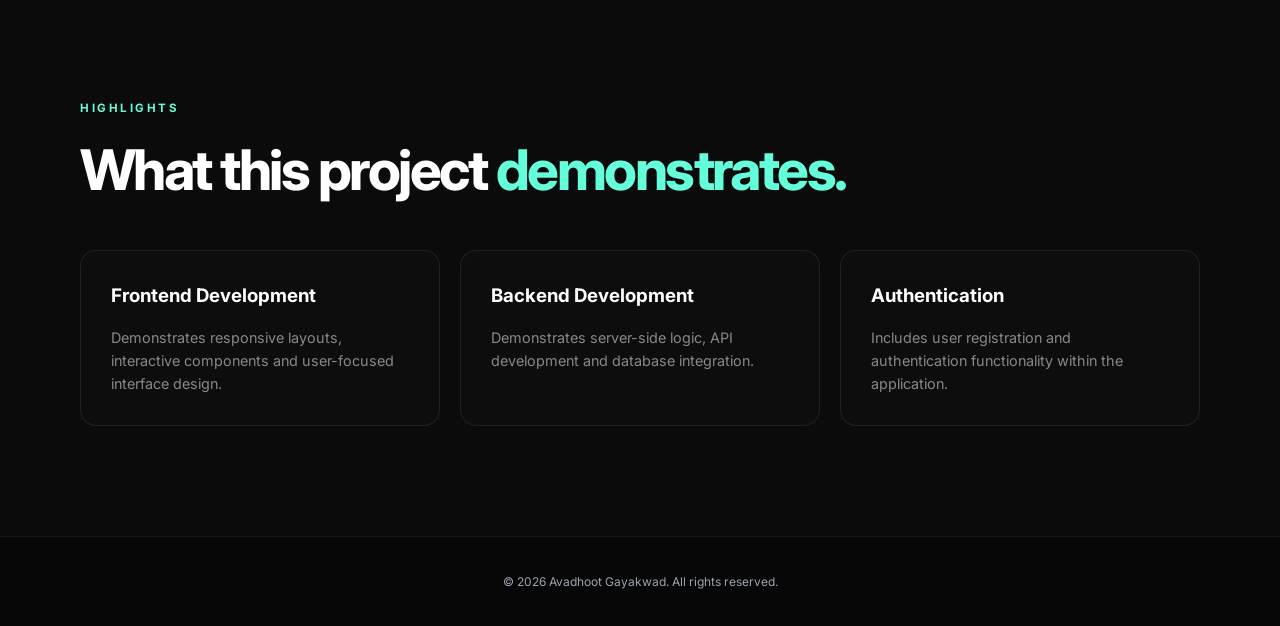
<file: projects/sustainex-ecom.html>
<!DOCTYPE html>
<html lang="en">

<head>

    <meta charset="UTF-8">

    <meta
        name="viewport"
        content="width=device-width, initial-scale=1.0"
    >

    <meta
        name="description"
        content="Sustainex Ecom web development project by Avadhoot Gayakwad"
    >

    <title>Sustainex Ecom | Avadhoot Gayakwad</title>


    <link
        rel="preconnect"
        href="https://fonts.googleapis.com"
    >

    <link
        rel="preconnect"
        href="https://fonts.googleapis.com"
    >


    <link
        href="https://fonts.googleapis.com/css2?family=Inter:wght@400;500;600;700;800&display=swap"
        rel="stylesheet"
    >


    <link
        rel="stylesheet"
        href="../css/style.css"
    >

</head>


<body>

    <a href="#main-content" class="skip-link">
        Skip to main content
    </a>



<header class="navbar">

    <div class="container nav-container">


        <a
            href="../index.html"
            class="logo"
        >
            AG<span>.</span>
        </a>


        <a
            href="../index.html#projects"
            class="nav-button case-study-back-button"
        >
            ← Back to Projects
        </a>


    </div>

</header>



<main id="main-content" tabindex="-1">


<section class="project-hero section">

    <div class="container">


        <p class="section-label">
            WEB DEVELOPMENT
        </p>


        <h1 class="project-title">

            Sustainex
            <span>Ecom</span>

        </h1>


        <p class="project-intro">

            A sustainable e-commerce web application
            created to showcase eco-friendly products
            through a modern digital shopping experience.

        </p>


        <div class="project-hero-buttons">


            <a
                href="https://github.com/Avadhootgayakwad/SustainexEcom"
                class="btn btn-primary"
                target="_blank"
             rel="noopener noreferrer">
                View GitHub ↗
            </a>





        </div>

    </div>

</section>



<section class="project-details section">

    <div class="container">


        <div class="project-info-grid">


            <div>

                <p class="detail-label">
                    PROJECT TYPE
                </p>

                <h3>
                    Full Stack Web
                </h3>

            </div>


            <div>

                <p class="detail-label">
                    DOMAIN
                </p>

                <h3>
                    Sustainable E-commerce
                </h3>

            </div>


            <div>

                <p class="detail-label">
                    FRONTEND
                </p>

                <h3>
                    HTML · CSS · JavaScript
                </h3>

            </div>


            <div>

                <p class="detail-label">
                    BACKEND
                </p>

                <h3>
                    Node.js · Express · MongoDB
                </h3>

            </div>


        </div>

    </div>

</section>



<section class="case-study section">

    <div class="container case-study-grid">


        <div class="case-study-main">


            <p class="section-label">
                THE PROJECT
            </p>


            <h2>

                Building a digital
                <span>sustainable marketplace.</span>

            </h2>


            <p>

                Sustainex Ecom is a web project focused
                on sustainable everyday products and
                environmentally conscious shopping.

            </p>


            <p>

                The application combines a frontend
                shopping experience with backend
                functionality for users, products
                and application data.

            </p>


            <h3>
                Key Features
            </h3>


            <ul class="case-study-list">

                <li>
                    User registration and login.
                </li>

                <li>
                    Sustainable product presentation.
                </li>

                <li>
                    Responsive web interface.
                </li>

                <li>
                    Backend API integration.
                </li>

                <li>
                    Database connectivity.
                </li>

            </ul>


        </div>



        <aside class="case-study-side">


            <div class="case-card">


                <h3>
                    Technologies
                </h3>


                <div class="technology-list">

                    <span>HTML</span>
                    <span>CSS</span>
                    <span>JavaScript</span>
                    <span>Node.js</span>
                    <span>Express</span>
                    <span>MongoDB</span>
                    <span>JWT</span>

                </div>


            </div>



            <div class="case-card">


                <h3>
                    Development Focus
                </h3>


                <p>

                    Frontend design, backend APIs,
                    authentication, database integration
                    and user experience.

                </p>


            </div>


        </aside>


    </div>

</section>



<section class="project-gallery section">


    <div class="container">


        <div class="section-heading">


            <p class="section-label">
                INTERFACE
            </p>


            <h2>

                Project
                <span>screenshots.</span>

            </h2>


        </div>


        <div class="gallery-grid">


            <img
                src="../Images/Web-Projects/sustainex-home.webp"
                alt="Sustainex Ecom home page" width="1181" height="575" loading="eager"
            >


            <img
                src="../Images/Web-Projects/UserRegister.webp"
                alt="Sustainex Ecom User Registration page" width="1181" height="575" loading="lazy" decoding="async"
            >


            <img
                src="../Images/Web-Projects/UserLogin.webp"
                alt="Sustainex Ecom login page" width="1181" height="575" loading="lazy" decoding="async"
            >


        </div>


    </div>

</section>



<section class="results section">


    <div class="container">


        <div class="section-heading">


            <p class="section-label">
                HIGHLIGHTS
            </p>


            <h2>

                What this project
                <span>demonstrates.</span>

            </h2>


        </div>


        <div class="results-grid">


            <div class="result-card">

                <h3>
                    Frontend Development
                </h3>

                <p>

                    Demonstrates responsive layouts,
                    interactive components and
                    user-focused interface design.

                </p>

            </div>


            <div class="result-card">

                <h3>
                    Backend Development
                </h3>

                <p>

                    Demonstrates server-side logic,
                    API development and database
                    integration.

                </p>

            </div>


            <div class="result-card">

                <h3>
                    Authentication
                </h3>

                <p>

                    Includes user registration and
                    authentication functionality
                    within the application.

                </p>

            </div>


        </div>


    </div>

</section>



</main>



<footer class="footer">


    <div class="container">


        <p>

            © 2026 Avadhoot Gayakwad.
            All rights reserved.

        </p>


    </div>


</footer>


</body>

</html>
</file>
<file: css/style.css>
/* ========================================
   GLOBAL FOUNDATION
======================================== */

* {
    margin: 0;
    padding: 0;
    box-sizing: border-box;
}

html {
    scroll-behavior: smooth;
}

html,
body {
    width: 100%;
    overflow-x: hidden;
}

body {
    font-family: "Inter", sans-serif;
    background: #080808;
    color: #ffffff;
    line-height: 1.6;
    animation: pageLoad 0.8s ease;
}

a {
    text-decoration: none;
    color: inherit;
}

.container {
    width: min(1120px, calc(100% - 40px));
    margin: 0 auto;
}


/* ========================================
   SCROLL REVEAL
======================================== */

.reveal {
    opacity: 0;
    transform: translateY(35px);
    transition:
        opacity 0.8s ease,
        transform 0.8s ease;
}

.reveal.active {
    opacity: 1;
    transform: translateY(0);
}


/* ========================================
   PAGE LOAD ANIMATION
======================================== */

@keyframes pageLoad {
    from {
        opacity: 0;
    }

    to {
        opacity: 1;
    }
}


/* ================================
   NAVBAR
================================ */

.navbar {
    position: fixed;
    top: 0;
    left: 0;
    width: 100%;

    z-index: 1000;

    background: rgba(8, 8, 8, 0.8);
    backdrop-filter: blur(12px);

    border-bottom: 1px solid rgba(255, 255, 255, 0.08);
}

.nav-container {
    height: 75px;

    display: flex;
    align-items: center;
    justify-content: space-between;
}

.logo {
    font-size: 1.5rem;
    font-weight: 800;
}

.logo span {
    color: #64ffda;
}

.nav-menu {
    display: flex;
    gap: 30px;
}

.nav-menu a {
    color: #b8b8b8;
    font-size: 0.9rem;

    transition: 0.3s;
}

.nav-menu a:hover {
    color: #64ffda;
}

.nav-button {
    padding: 10px 18px;

    border: 1px solid #64ffda;
    border-radius: 8px;

    color: #64ffda;

    font-size: 0.9rem;

    transition: 0.3s;
}

.nav-button:hover {
    background: #64ffda;
    color: #080808;
}


/* ================================
   HERO
================================ */

.hero {
    min-height: 100vh;

    display: flex;
    align-items: center;

    padding-top: 75px;
}

.hero-container {
    display: grid;

    grid-template-columns: 1.2fr 0.8fr;

    gap: 80px;

    align-items: center;
}


.hero h1 {
    font-size: clamp(3rem, 3vw, 3rem);

    line-height: 1;

    font-weight: 800;

    margin-bottom: 20px;
}

.hero h1 span {
    color: #64ffda;
}

.hero h2 {
    font-size: 1.5rem;

    color: #d0d0d0;

    margin-bottom: 20px;
}

.hero-description {
    max-width: 550px;

    color: #999;

    font-size: 1.05rem;

    margin-bottom: 30px;
}


/* ================================
   BUTTONS
================================ */

.hero-buttons {
    display: flex;

    gap: 15px;

    margin-bottom: 30px;
}

.btn {
    padding: 13px 22px;

    border-radius: 8px;

    font-weight: 600;

    transition: 0.3s;
}

.btn-primary {
    background: #64ffda;
    color: #080808;
}

.btn-primary:hover {
    transform: translateY(-3px);
}

.btn-secondary {
    border: 1px solid #444;

    color: #fff;
}

.btn-secondary:hover {
    border-color: #64ffda;
    color: #64ffda;
}


/* ================================
   SOCIALS
================================ */





/* ================================
   HERO VISUAL
================================ */

.hero-visual {
    display: flex;
    justify-content: center;
}




/* ================================
   MOBILE
================================ */

@media (max-width: 800px) {

    .nav-menu {
        display: none;
    }

    .nav-button {
        display: none;
    }

    .hero-container {
        grid-template-columns: 1fr;

        text-align: center;

        gap: 50px;
    }

    .hero-description {
        margin-left: auto;
        margin-right: auto;
    }

    .hero-buttons {
        justify-content: center;
    }


    .hero-visual {
        padding-bottom: 50px;
    }

}
/* ================================
   SECTIONS
================================ */

.section {
    padding: 110px 0;
}

@media (max-width: 800px) {

    .section {
        padding: 80px 0;
    }

}

@media (max-width: 500px) {

    .section {
        padding: 65px 0;
    }

}

.section-heading {
    max-width: 700px;
    margin-bottom: 60px;
}

.section-label {
    color: #64ffda;
    font-size: 1.5rem;
    font-weight: 700;
    letter-spacing: 3px;
    margin-bottom: 15px;
}

.section-heading h2 {
    font-size: clamp(2rem, 5vw, 3.5rem);
    line-height: 1.1;
}

.section-heading h2 span {
    color: #64ffda;
}


/* ================================
   ABOUT
================================ */

.about {
    background: #0b0b0b;
}








.about-card {
    min-height: 330px;

    padding: 40px;

    border: 1px solid rgba(100,255,218,0.15);

    border-radius: 25px;

    background:
        linear-gradient(
            145deg,
            rgba(100,255,218,0.06),
            rgba(255,255,255,0.01)
        );

    display: flex;

    flex-direction: column;

    justify-content: center;

    text-align: center;
}

.about-card-icon {
    font-size: 3rem;

    color: #64ffda;

    margin-bottom: 20px;
}

.about-card h3 {
    font-size: 1.5rem;

    margin-bottom: 15px;
}

.about-card p {
    color: #888;
}


/* ================================
   SERVICES
================================ */

.services-grid {
    display: grid;

    grid-template-columns: repeat(3, 1fr);

    gap: 20px;
}

.service-card {
    padding: 35px;

    border: 1px solid rgba(255,255,255,0.08);

    border-radius: 16px;

    background: #0d0d0d;

    transition: 0.35s;
}

.service-card:hover {
    transform: translateY(-8px);

    border-color: rgba(100,255,218,0.35);

    box-shadow:
        0 20px 50px rgba(0,0,0,0.3);
}

.service-number {
    color: #64ffda;

    font-size: 0.8rem;

    font-weight: 700;

    letter-spacing: 2px;

    margin-bottom: 25px;
}

.service-card h3 {
    font-size: 1.4rem;

    margin-bottom: 15px;
}

.service-card p {
    color: #888;

    font-size: 0.9rem;

    margin-bottom: 25px;
}

.service-tools {
    color: #64ffda;

    font-size: 0.75rem;

    line-height: 1.8;
}


/* ================================
   SKILLS
================================ */

.skills {
    background: #0b0b0b;
}

.skills-container {
    display: grid;

    grid-template-columns: repeat(3, 1fr);

    gap: 20px;

    
}

.skill-category {
    padding: 30px;

    border: 1px solid rgba(255,255,255,0.08);

    border-radius: 16px;

    background: #0d0d0d;

    
}
.skill-category:hover {
    transform: translateY(-6px);

    border-color: rgba(100,255,218,0.3);

   background: #101010;
    
}
.skill-category{
    transition:
        transform 0.3s ease,
        border-color 0.3s ease,
        background 0.3s ease;
}

.skill-category-header {
    display: flex;

    gap: 15px;

    align-items: flex-start;

    padding-bottom: 25px;

    margin-bottom: 20px;

    border-bottom: 1px solid rgba(255,255,255,0.07);
}

.skill-icon {
    color: #64ffda;

    font-weight: 700;
}

.skill-category-header h3 {
    font-size: 1.1rem;

    margin-bottom: 5px;
}

.skill-category-header p {
    color: #777;

    font-size: 0.75rem;
}

.skills-list {
    display: flex;

    flex-direction: column;

    gap: 12px;
}

.skill-item {
    display: flex;

    justify-content: space-between;

    align-items: center;

    padding: 12px 0;

    border-bottom: 1px solid rgba(255,255,255,0.04);

    color: #ccc;

    font-size: 0.85rem;
}

.skill-level {
    color: #64ffda;

    font-size: 0.65rem;

    text-transform: uppercase;

    letter-spacing: 1px;
}
@media (max-width: 900px) {


    .services-grid {
        grid-template-columns: 1fr;
    }

    .skills-container {
        grid-template-columns: 1fr;
    }

}


@media (max-width: 600px) {

    .section {
        padding: 90px 0;
    }


    .skills-container {
    transition:
        transform 0.3s ease,
        border-color 0.3s ease,
        background 0.3s ease;
}

.skills-container {
    transform: translateY(-6px);

    border-color: rgba(100,255,218,0.3);

    background: #101010;
}

    .skill-category {
        padding: 25px;
    }

}
/* ================================
   PROJECTS
================================ */

.projects {
    background: #080808;
}

.section-subtitle {
    max-width: 650px;

    color: #888;

    margin-top: 20px;

    font-size: 0.95rem;
}


/* PROJECT FILTERS */

.project-filters {
    display: flex;

    flex-wrap: wrap;

    gap: 10px;

    margin-bottom: 45px;
}

.filter-btn {
    border: 1px solid rgba(255,255,255,0.1);

    background: transparent;

    color: #888;

    padding: 10px 18px;

    border-radius: 30px;

    cursor: pointer;

    font-family: inherit;

    transition: 0.3s;
}

.filter-btn:hover,
.filter-btn.active {
    background: #64ffda;

    border-color: #64ffda;

    color: #080808;
}


/* PROJECT GRID */

.projects-grid {
    display: grid;

    grid-template-columns: repeat(2, 1fr);

    gap: 25px;
}


/* PROJECT CARD */

.project-card {
    overflow: hidden;

    border: 1px solid rgba(255,255,255,0.08);

    border-radius: 18px;

    background: #0d0d0d;


    transition:
        transform 0.35s ease,
        border-color 0.35s ease,
        box-shadow 0.35s ease;
}


.project-card:hover {
    transform: translateY(-10px) scale(1.01);
}

/* PROJECT IMAGE */

.project-image {
    position: relative;

    height: 280px;

    overflow: hidden;

    background: #111;
}

.project-image img {
    width: 100%;

    height: 100%;

    object-fit: cover;

    display: block;

    transition: 0.5s;
}

.project-card:hover .project-image img {
    transform: scale(1.05);
}


/* IMAGE OVERLAY */

.project-overlay {
    position: absolute;

    inset: 0;

    background: rgba(0,0,0,0.65);

    display: flex;

    align-items: center;

    justify-content: center;

    opacity: 0;

    transition: 0.3s;
}

.project-card:hover .project-overlay {
    opacity: 1;
}

.project-link {
    border: 1px solid #64ffda;

    color: #64ffda;

    padding: 12px 20px;

    border-radius: 8px;

    font-size: 0.85rem;
}


/* PROJECT CONTENT */

.project-content {
    padding: 30px;
}

.project-meta {
    color: #64ffda;

    font-size: 0.65rem;

    font-weight: 700;

    letter-spacing: 2px;

    margin-bottom: 12px;
}

.project-content h3 {
    font-size: 1.4rem;

    margin-bottom: 12px;
}

.project-content p {
    color: #888;

    font-size: 0.9rem;

    margin-bottom: 20px;
}


/* TECHNOLOGIES */

.project-tech {
    display: flex;

    flex-wrap: wrap;

    gap: 8px;

    margin-bottom: 25px;
}

.project-tech span {
    padding: 6px 10px;

    border-radius: 5px;

    background: rgba(100,255,218,0.07);

    color: #64ffda;

    font-size: 0.7rem;
}


/* PROJECT ACTIONS */

.project-actions {
    display: flex;

    gap: 25px;
}

.project-actions a {
    color: #ccc;

    font-size: 0.8rem;

    transition: 0.3s;
}

.project-actions a:hover {
    color: #64ffda;
}
@media (max-width: 800px) {

    .projects-grid {
        grid-template-columns: 1fr;
    }

}

@media (max-width: 600px) {

    .project-image {
        height: 220px;
    }

    .project-content {
        padding: 25px;
    }

    .project-filters {
        gap: 8px;
    }

    .filter-btn {
        padding: 8px 14px;

        font-size: 0.75rem;
    }

}
/* ================================
   PROJECT DETAIL PAGE
================================ */

.project-title {
    max-width: 900px;

    font-size: clamp(3rem, 7vw, 6rem);

    line-height: 1;

    margin: 25px 0;
}

.project-title span {
    color: #64ffda;
}

.project-intro {
    max-width: 700px;

    color: #888;

    font-size: 1.1rem;

    margin-bottom: 35px;
}

.project-hero-buttons {
    display: flex;

    gap: 15px;

    flex-wrap: wrap;
}


/* PROJECT INFO */

.project-details {
    background: #0b0b0b;
}

.project-info-grid {
    display: grid;

    grid-template-columns:
        repeat(4, 1fr);

    gap: 20px;
}

.detail-label {
    color: #64ffda;

    font-size: 0.65rem;

    font-weight: 700;

    letter-spacing: 2px;

    margin-bottom: 10px;
}

.project-info-grid h3 {
    font-size: 0.9rem;

    color: #ddd;
}


/* CASE STUDY */

.case-study {
    background: #080808;
}

.case-study-grid {
    display: grid;

    grid-template-columns: 1.4fr 0.6fr;

    gap: 80px;
}

.case-study-main h2 {
    font-size: clamp(2rem, 5vw, 3.5rem);

    margin-bottom: 30px;
}

.case-study-main h2 span {
    color: #64ffda;
}

.case-study-main > p {
    color: #888;

    margin-bottom: 20px;

    max-width: 700px;
}

.case-study-main h3 {
    margin-top: 40px;

    margin-bottom: 20px;
}

.case-study-list {
    padding-left: 20px;

    color: #999;
}

.case-study-list li {
    margin-bottom: 10px;
}


/* CASE CARDS */

.case-study-side {
    display: flex;

    flex-direction: column;

    gap: 20px;
}

.case-card {
    padding: 30px;

    border: 1px solid rgba(255,255,255,0.08);

    border-radius: 16px;

    background: #0d0d0d;
}

.case-card h3 {
    margin-bottom: 20px;
}

.case-card p {
    color: #888;

    font-size: 0.9rem;
}

.technology-list {
    display: flex;

    flex-wrap: wrap;

    gap: 8px;
}

.technology-list span {
    padding: 7px 10px;

    background: rgba(100,255,218,0.07);

    color: #64ffda;

    border-radius: 5px;

    font-size: 0.7rem;
}


/* GALLERY */

.gallery-grid {
    display: grid;

    grid-template-columns: repeat(2, 1fr);

    gap: 20px;
}

.gallery-grid img {
    width: 100%;

    border-radius: 14px;

    border: 1px solid rgba(255,255,255,0.08);
}


/* RESULTS */

.results {
    background: #0b0b0b;
}

.results-grid {
    display: grid;

    grid-template-columns: repeat(3, 1fr);

    gap: 20px;
}

.result-card {
    padding: 30px;

    border: 1px solid rgba(255,255,255,0.08);

    border-radius: 16px;

    background: #0d0d0d;
}

.result-card h3 {
    margin-bottom: 15px;
}

.result-card p {
    color: #888;

    font-size: 0.9rem;
}


/* FOOTER */

.footer {
    padding: 30px 0;

    background: #080808;

    border-top: 1px solid rgba(255,255,255,0.06);

    text-align: center;

    color: #666;

    font-size: 0.75rem;
}
@media (max-width: 900px) {

    .project-info-grid {
        grid-template-columns: repeat(2, 1fr);
    }

    .case-study-grid {
        grid-template-columns: 1fr;

        gap: 50px;
    }

    .results-grid {
        grid-template-columns: 1fr;
    }

}


@media (max-width: 600px) {

    .project-title {
        font-size: 3rem;
    }

    .project-info-grid {
        grid-template-columns: 1fr;
    }

    .gallery-grid {
        grid-template-columns: 1fr;
    }

}
/* ================================
   EDUCATION
================================ */

.education {
    background: #080808;
}

.education-card {
    display: grid;

    grid-template-columns: 180px 1fr;

    gap: 40px;

    padding: 40px;

    border: 1px solid rgba(255,255,255,0.08);

    border-radius: 18px;

    background: #0d0d0d;

    transition: 0.3s;
}

.education-card:hover {
    border-color: rgba(100,255,218,0.25);

    transform: translateY(-5px);
}

.education-year {
    color: #64ffda;

    font-size: 1.5rem;

    font-weight: 800;
}

.education-type {
    color: #64ffda;

    font-size: 0.65rem;

    font-weight: 700;

    letter-spacing: 2px;

    margin-bottom: 10px;
}

.education-content h3 {
    font-size: 1.5rem;

    margin-bottom: 15px;
}

.education-description {
    color: #888;

    max-width: 700px;

    margin-bottom: 20px;
}

.education-tags {
    display: flex;

    flex-wrap: wrap;

    gap: 8px;
}

.education-tags span {
    padding: 7px 10px;

    background: rgba(100,255,218,0.07);

    color: #64ffda;

    border-radius: 5px;

    font-size: 0.7rem;
}
@media (max-width: 600px) {

    .education-card {
        grid-template-columns: 1fr;

        gap: 20px;

        padding: 28px;
    }

}
/* ================================
   CONTACT
================================ */

.contact {
    background: #080808;

    padding-bottom: 100px;
}

.contact-grid {
    display: grid;

    grid-template-columns: 1fr 1fr;

    gap: 80px;

    align-items: start;
}


/* CONTACT INTRO */

.contact-intro h2 {
    max-width: 650px;

    font-size: clamp(2.5rem, 5vw, 4.5rem);

    line-height: 1;

    margin: 25px 0;
}

.contact-intro h2 span {
    color: #64ffda;
}

.contact-intro > p {
    max-width: 600px;

    color: #888;

    line-height: 1.8;

    margin-bottom: 30px;
}


/* EMAIL */

.email-link {
    display: inline-block;

    color: #64ffda;

    font-size: 1rem;

    border-bottom: 1px solid rgba(100,255,218,0.4);

    padding-bottom: 6px;

    transition: 0.3s;
}

.email-link:hover {
    border-color: #64ffda;

    transform: translateX(5px);
}


/* CONTACT LINKS */

.contact-links {
    display: flex;

    flex-direction: column;

    gap: 15px;
}


/* CONTACT CARD */

.contact-card {
    display: flex;

    align-items: center;

    justify-content: space-between;

    padding: 28px;

    border: 1px solid rgba(255,255,255,0.08);

    border-radius: 14px;

    background: #0d0d0d;

    transition: 0.3s;
}

.contact-card:hover {
    transform: translateX(8px);

    border-color: rgba(100,255,218,0.35);

    background: #101010;
}

.contact-type {
    display: block;

    color: #64ffda;

    font-size: 0.6rem;

    font-weight: 700;

    letter-spacing: 2px;

    margin-bottom: 8px;
}

.contact-card h3 {
    color: #ddd;

    font-size: 1rem;

    font-weight: 500;
}

.contact-arrow {
    color: #64ffda;

    font-size: 1.2rem;

    transition: 0.3s;
}

.contact-card:hover .contact-arrow {
    transform: translate(4px, -4px);
}
@media (max-width: 800px) {

    .contact-grid {
        grid-template-columns: 1fr;

        gap: 50px;
    }

}


@media (max-width: 600px) {

    .contact-intro h2 {
        font-size: 3rem;
    }

    .contact-card {
        padding: 22px;
    }

}
/* ================================
   FOOTER
================================ */

.footer {
    padding: 35px 0;

    background: #060606;

    border-top: 1px solid rgba(255,255,255,0.06);
}

.footer-top {
    display: flex;

    align-items: center;

    justify-content: space-between;

    padding-bottom: 30px;

    border-bottom: 1px solid rgba(255,255,255,0.06);
}

.footer-links {
    display: flex;

    gap: 25px;
}

.footer-links a {
    color: #777;

    font-size: 0.75rem;

    transition: 0.3s;
}

.footer-links a:hover {
    color: #64ffda;
}

.footer-bottom {
    display: flex;

    align-items: center;

    justify-content: space-between;

    gap: 20px;

    padding-top: 25px;
}

.footer-bottom p {
    color: #555;

    font-size: 0.7rem;
}
@media (max-width: 600px) {

    .footer-top {
        flex-direction: column;

        align-items: flex-start;

        gap: 25px;
    }

    .footer-links {
        flex-wrap: wrap;

        gap: 15px;
    }

    .footer-bottom {
        flex-direction: column;

        align-items: flex-start;
    }

}
.project-card,
.certificate-card,
.contact-card {
    cursor: pointer;
}
.btn {
    transition:
        transform 0.25s ease,
        background 0.25s ease,
        border-color 0.25s ease;
}

.btn:hover {
    transform: translateY(-3px);
}
@media (prefers-reduced-motion: reduce) {

    html {
        scroll-behavior: auto;
    }

    *,
    *::before,
    *::after {
        animation-duration: 0.01ms !important;

        animation-iteration-count: 1 !important;

        transition-duration: 0.01ms !important;

        scroll-behavior: auto !important;
    }

}
/* ================================
   MOBILE NAVIGATION
================================ */

.mobile-menu-btn {
    display: none;

    border: 1px solid rgba(255,255,255,0.1);

    background: transparent;

    color: #64ffda;

    width: 42px;

    height: 42px;

    border-radius: 8px;

    font-size: 1.2rem;

    cursor: pointer;
}
@media (max-width: 800px) {

    .nav-container {
        position: relative;
    }

    .mobile-menu-btn {
        display: flex;

        align-items: center;

        justify-content: center;
    }

    .nav-menu {
        position: absolute;

        top: calc(100% + 15px);

        left: 0;

        right: 0;

        display: none;

        flex-direction: column;

        gap: 5px;

        padding: 15px;

        background: #0d0d0d;

        border: 1px solid rgba(255,255,255,0.08);

        border-radius: 12px;
    }

    .nav-menu.active {
        display: flex;
    }

    .nav-menu a {
        width: 100%;

        padding: 12px;

        border-radius: 7px;
    }

    .nav-menu a:hover {
        background: rgba(100,255,218,0.06);
    }

}

/* ========================================
   PHASE 4 — PREMIUM HERO REDESIGN
======================================== */

:root {
    --accent: #64ffda;
    --accent-blue: #60a5fa;
    --surface: #0d1113;
    --text-primary: #f5f5f5;
    --text-secondary: #9ca3af;
}


/* HERO BACKGROUND */

.hero {
    position: relative;
    isolation: isolate;
    overflow: hidden;
    min-height: 100vh;
    padding: 140px 0 90px;
    background: #080808;
}

.hero-ambient {
    position: absolute;
    inset: 0;
    z-index: -1;
    pointer-events: none;

    background:
        radial-gradient(
            ellipse at 80% 35%,
            rgba(100, 255, 218, 0.07),
            transparent 42%
        ),
        radial-gradient(
            ellipse at 15% 80%,
            rgba(96, 165, 250, 0.04),
            transparent 35%
        );
}

.hero-container {
    grid-template-columns:
        minmax(0, 1.05fr)
        minmax(0, 0.95fr);

    gap: 65px;
    align-items: center;
}


/* HERO CONTENT */

.hero-content {
    min-width: 0;
}

.hero-eyebrow {
    display: inline-flex;
    align-items: center;
    gap: 10px;

    padding: 9px 14px;
    margin-bottom: 32px;

    border: 1px solid rgba(100, 255, 218, 0.15);
    border-radius: 30px;

    background: rgba(100, 255, 218, 0.04);

    color: var(--accent);
    font-size: 0.65rem;
    font-weight: 600;
    letter-spacing: 1.5px;
}

.status-dot {
    display: inline-block;
    flex-shrink: 0;

    width: 7px;
    height: 7px;

    border-radius: 50%;
    background: var(--accent);

    box-shadow: 0 0 12px rgba(100, 255, 218, 0.5);
}


.hero .hero-name {
    font-size: clamp(3rem, 6vw, 5.5rem);
    font-weight: 800;
    line-height: 1.05;
    letter-spacing: -0.06em;
    margin-bottom: 18px;
}

.hero .hero-name span {
    color: var(--accent);
}

.hero .hero-role {
    font-size: clamp(1.8rem, 3.2vw, 3rem);
    font-weight: 700;
    line-height: 1.2;
    letter-spacing: -0.04em;
    color: var(--text-primary);
    margin-bottom: 25px;
}

.hero-role span {
    display: block;

    background: linear-gradient(
        90deg,
        #64ffda,
        #60a5fa
    );

    background-clip: text;
    -webkit-background-clip: text;
    color: transparent;
}

.hero .hero-description {
    max-width: 540px;
    font-size: 1rem;
    line-height: 1.9;
    color: var(--text-secondary);
    margin-bottom: 35px;
}


/* HERO BUTTONS */

.hero-buttons {
    flex-wrap: wrap;
    gap: 12px;
    margin-bottom: 35px;
}

.hero-buttons .btn {
    display: inline-flex;
    align-items: center;
    justify-content: center;
    gap: 18px;

    min-height: 48px;
    padding: 13px 22px;

    font-size: 0.85rem;
    border-radius: 10px;
}

.hero-buttons .btn-primary {
    box-shadow: 0 8px 25px rgba(100, 255, 218, 0.08);
}

.hero-buttons .btn-primary:hover {
    background: #a1ffea;
    box-shadow: 0 8px 30px rgba(100, 255, 218, 0.18);
}


/* TECHNOLOGY BADGES */

.hero-tech-stack {
    display: flex;
    flex-wrap: wrap;
    gap: 8px;
}

.hero-tech-stack span {
    padding: 7px 11px;

    border: 1px solid rgba(255, 255, 255, 0.08);
    border-radius: 6px;

    background: rgba(255, 255, 255, 0.025);

    color: #a1a1aa;
    font-size: 0.7rem;

    transition:
        color 0.25s ease,
        border-color 0.25s ease,
        background 0.25s ease;
}

.hero-tech-stack span:hover {
    color: var(--accent);
    border-color: rgba(100, 255, 218, 0.25);
    background: rgba(100, 255, 218, 0.04);
}


/* ========================================
   DATA INTELLIGENCE PANEL
======================================== */

.hero-visual {
    position: relative;
    min-width: 0;
    width: 100%;
}

.intelligence-panel {
    position: relative;
    width: 100%;
    max-width: 490px;

    padding: 24px;

    border: 1px solid rgba(100, 255, 218, 0.18);
    border-radius: 24px;

    background:
        linear-gradient(
            145deg,
            #111719,
            #0b0e10 60%
        );

    box-shadow:
        0 30px 80px rgba(0, 0, 0, 0.45),
        0 0 60px rgba(100, 255, 218, 0.035);

    transition:
        transform 0.35s ease,
        border-color 0.35s ease,
        box-shadow 0.35s ease;
}

.intelligence-panel:hover {
    transform: translateY(-5px);
    border-color: rgba(100, 255, 218, 0.35);

    box-shadow:
        0 35px 90px rgba(0, 0, 0, 0.5),
        0 0 70px rgba(100, 255, 218, 0.06);
}


/* PANEL HEADER */

.intelligence-header {
    display: flex;
    justify-content: space-between;
    align-items: center;
    gap: 12px;

    padding-bottom: 20px;
    margin-bottom: 24px;

    border-bottom: 1px solid rgba(255, 255, 255, 0.07);
}

.panel-brand {
    display: flex;
    align-items: center;
    gap: 12px;
    min-width: 0;
}

.panel-logo {
    display: grid;
    place-items: center;

    width: 42px;
    height: 42px;
    flex-shrink: 0;

    border: 1px solid rgba(100, 255, 218, 0.2);
    border-radius: 11px;

    background: rgba(100, 255, 218, 0.07);

    font-size: 1rem;
    font-weight: 800;
    letter-spacing: -1px;
}

.panel-logo span {
    color: var(--accent);
}

.panel-brand h3 {
    font-size: 0.95rem;
    font-weight: 700;
}

.panel-brand p {
    margin-top: 3px;
    font-size: 0.62rem;
    color: #858d96;
}

.panel-status {
    display: inline-flex;
    align-items: center;
    gap: 6px;
    flex-shrink: 0;

    padding: 6px 9px;

    border-radius: 20px;
    background: rgba(100, 255, 218, 0.07);

    color: var(--accent);
    font-size: 0.55rem;
    font-weight: 700;
    letter-spacing: 1px;
}

.panel-status span {
    width: 5px;
    height: 5px;

    border-radius: 50%;
    background: var(--accent);
}


/* PANEL HEADING */

.panel-heading {
    margin-bottom: 22px;
}

.panel-heading > p {
    color: var(--accent);
    font-size: 0.6rem;
    font-weight: 700;
    letter-spacing: 2px;
    margin-bottom: 8px;
}

.panel-heading h3 {
    font-size: 1.65rem;
    line-height: 1.2;
    letter-spacing: -0.04em;
    margin-bottom: 6px;
}

.panel-heading > span {
    color: #858d96;
    font-size: 0.75rem;
}


/* METRIC CARDS */

.hero-metrics {
    display: grid;
    grid-template-columns: repeat(2, minmax(0, 1fr));
    gap: 12px;
}

.hero-metric {
    display: flex;
    flex-direction: column;
    gap: 7px;

    min-width: 0;
    padding: 16px;

    border: 1px solid rgba(255, 255, 255, 0.06);
    border-radius: 12px;

    background: rgba(255, 255, 255, 0.025);

    transition:
        background 0.25s ease,
        border-color 0.25s ease;
}

.hero-metric:hover {
    background: rgba(100, 255, 218, 0.04);
    border-color: rgba(100, 255, 218, 0.18);
}

.metric-label {
    color: #9ca3af;
    font-size: 0.7rem;
}

.hero-metric strong {
    color: #f5f5f5;
    font-size: clamp(1.25rem, 2.5vw, 1.9rem);
    font-weight: 700;
    line-height: 1.2;
    letter-spacing: -1px;
    font-variant-numeric: tabular-nums;
}

.metric-note {
    color: #7caaa1;
    font-size: 0.62rem;
}


/* CHART CARD */

.hero-chart-card {
    margin: 14px 0;
    padding: 18px;

    border: 1px solid rgba(255, 255, 255, 0.06);
    border-radius: 12px;

    background: rgba(255, 255, 255, 0.02);
}

.chart-header {
    display: flex;
    justify-content: space-between;
    align-items: flex-start;
    gap: 10px;
    margin-bottom: 22px;
}

.chart-header h4 {
    font-size: 0.85rem;
    margin-bottom: 4px;
}

.chart-header p {
    color: #858d96;
    font-size: 0.65rem;
}

.chart-badge {
    padding: 5px 9px;

    border-radius: 5px;
    background: rgba(96, 165, 250, 0.08);

    color: #93c5fd;
    font-size: 0.6rem;
    font-weight: 600;
}


/* ANIMATED BAR CHART */

.hero-chart {
    display: flex;
    align-items: flex-end;
    gap: 8px;

    height: 115px;
    padding-top: 5px;

    background: repeating-linear-gradient(
        to top,
        transparent 0,
        transparent 27px,
        rgba(255, 255, 255, 0.045) 28px,
        transparent 29px
    );
}

.hero-chart > span {
    flex: 1;
    min-width: 0;
    height: var(--height);

    border-radius: 4px 4px 0 0;

    background: linear-gradient(
        to top,
        rgba(100, 255, 218, 0.10),
        rgba(100, 255, 218, 0.85)
    );

    transform-origin: bottom;

    animation: growBar 0.8s ease-out both;
    animation-delay: calc(var(--i) * 65ms);

    transition:
        filter 0.25s ease,
        opacity 0.25s ease;
}

.hero-chart > span:nth-child(3n) {
    background: linear-gradient(
        to top,
        rgba(96, 165, 250, 0.12),
        rgba(96, 165, 250, 0.8)
    );
}

.hero-chart > span:hover {
    filter: brightness(1.4);
}

@keyframes growBar {
    from {
        transform: scaleY(0);
        opacity: 0;
    }

    to {
        transform: scaleY(1);
        opacity: 1;
    }
}


/* SECONDARY METRICS */

.secondary-metrics .hero-metric strong {
    color: var(--accent);
}


/* PANEL FOOTER */

.panel-footer {
    display: flex;
    justify-content: space-between;
    align-items: center;
    flex-wrap: wrap;
    gap: 12px;

    margin-top: 20px;
    padding-top: 18px;

    border-top: 1px solid rgba(255, 255, 255, 0.07);

    font-size: 0.65rem;
}

.panel-footer > span {
    display: inline-flex;
    align-items: center;
    gap: 7px;

    color: #9ca3af;
}

.panel-footer a {
    color: var(--accent);
}

.panel-footer a:hover {
    text-decoration: underline;
}


/* ========================================
   NAVIGATION IMPROVEMENTS
======================================== */

.nav-menu .nav-link {
    position: relative;
}

.nav-menu .nav-link.active {
    color: var(--accent);
}

.nav-menu .nav-link::after {
    content: "";

    position: absolute;
    left: 0;
    bottom: -8px;

    width: 0;
    height: 2px;

    border-radius: 2px;
    background: var(--accent);

    transition: width 0.25s ease;
}

.nav-menu .nav-link:hover::after,
.nav-menu .nav-link.active::after {
    width: 100%;
}

section[id] {
    scroll-margin-top: 90px;
}


/* KEYBOARD ACCESSIBILITY */

a:focus-visible,
button:focus-visible {
    outline: 2px solid var(--accent);
    outline-offset: 5px;
}


/* ========================================
   RESPONSIVE HERO
======================================== */

@media (max-width: 1050px) {

    .hero-container {
        gap: 35px;
    }

    .intelligence-panel {
        padding: 20px;
    }

}

@media (max-width: 800px) {

    .hero {
        min-height: auto;
        padding: 130px 0 65px;
    }

    .hero-container {
        grid-template-columns: 1fr;
        gap: 50px;
        text-align: center;
    }

    .hero-description {
        margin-left: auto;
        margin-right: auto;
    }

    .hero-buttons,
    .hero-tech-stack {
        justify-content: center;
    }

    .hero-visual {
        padding-bottom: 0;
    }

    .intelligence-panel {
        text-align: left;
        max-width: 490px;
    }

    .nav-menu .nav-link::after {
        display: none;
    }

}

@media (max-width: 480px) {

    .hero {
        padding: 115px 0 55px;
    }

    .hero-eyebrow {
        font-size: 0.55rem;
        letter-spacing: 0.8px;
        padding: 8px 10px;
    }

    .hero .hero-name {
        font-size: 3rem;
    }

    .hero .hero-role {
        font-size: 2rem;
    }

    .hero .hero-description {
        font-size: 0.9rem;
    }

    .hero-buttons .btn {
        width: 100%;
    }

    .intelligence-panel {
        padding: 15px;
        border-radius: 18px;
    }

    .hero-metric {
        padding: 12px;
    }

    .hero-metric strong {
        font-size: 1.35rem;
    }

    .hero-chart {
        height: 95px;
        gap: 5px;
    }

    .panel-brand p {
        font-size: 0.55rem;
    }

    .panel-heading h3 {
        font-size: 1.4rem;
    }

}


/* REDUCED MOTION */

@media (prefers-reduced-motion: reduce) {

    .hero-chart > span {
        animation: none;
    }

    .intelligence-panel:hover {
        transform: none;
    }

}

/* PHASE 4 — FINAL DESIGN REFINEMENTS */

.panel-logo {
    display: flex;
    align-items: center;
    justify-content: center;
    gap: 0;
    white-space: nowrap;
}

/* HERO REFINEMENTS */

.hero-eyebrow {
    margin-bottom: 24px;
}

.hero .hero-name {
    margin-bottom: 14px;
}

.hero .hero-role {
    margin-bottom: 22px;
}

.metric-label {
    font-size: 0.75rem;
    color: #b0b8c1;
}

.metric-note {
    font-size: 0.68rem;
}

.panel-brand p {
    font-size: 0.7rem;
}

.chart-header p {
    font-size: 0.7rem;
}

.panel-footer {
    font-size: 0.72rem;
}

.hero-tech-stack span {
    font-size: 0.75rem;
}

@media (min-width: 801px) {

    .hero {
        padding-top: 115px;
        padding-bottom: 65px;
    }

    .intelligence-panel {
        max-width: 510px;
    }

}

@media (max-width: 480px) {

    .panel-brand p {
        font-size: 0.6rem;
    }

    .metric-note {
        font-size: 0.62rem;
    }

}

/* ========================================
   PHASE 5 — PROFESSIONAL BRANDING
======================================== */


/* SECTION TYPOGRAPHY */

.section-label {
    color: var(--accent);
    font-size: 0.72rem;
    font-weight: 700;
    letter-spacing: 2.5px;
    margin-bottom: 20px;
}

.section-heading {
    max-width: 800px;
    margin-bottom: 48px;
}

.section-heading h2 {
    font-size: clamp(2rem, 4.5vw, 3.5rem);
    line-height: 1.15;
    letter-spacing: -0.045em;
    font-weight: 750;
}

.section-subtitle {
    max-width: 650px;
    color: #9ca3af;
    font-size: 0.95rem;
    line-height: 1.85;
    margin-top: 20px;
}


/* ========================================
   ABOUT — BENTO GRID
======================================== */

.about {
    background: #0a0a0a;
}

.about-bento {
    display: grid;
    grid-template-columns:
        minmax(0, 1.2fr)
        minmax(0, 0.8fr);

    gap: 20px;
}

.about-panel {
    position: relative;
    min-width: 0;
    padding: 32px;

    border: 1px solid rgba(255,255,255,0.08);
    border-radius: 18px;

    background: #101113;

    transition:
        transform 0.3s ease,
        border-color 0.3s ease,
        background 0.3s ease;
}

.about-panel:hover {
    transform: translateY(-4px);
    border-color: rgba(100,255,218,0.22);
}

.about-panel-label {
    display: block;

    color: var(--accent);
    font-size: 0.65rem;
    font-weight: 700;
    letter-spacing: 1.8px;

    margin-bottom: 18px;
}

.about-panel h3 {
    font-size: 1.55rem;
    line-height: 1.35;
    letter-spacing: -0.035em;
    margin-bottom: 20px;
}

.about-panel h3 span {
    color: var(--accent);
}

.about-panel p {
    color: #9ca3af;
    font-size: 0.88rem;
    line-height: 1.85;
    margin-bottom: 16px;
}

.about-main-panel {
    background:
        radial-gradient(
            ellipse at top right,
            rgba(100,255,218,0.045),
            transparent 55%
        ),
        #101113;
}


/* ABOUT TAGS */

.about-panel-tags {
    display: flex;
    flex-wrap: wrap;
    gap: 8px;
    margin-top: 28px;
}

.about-panel-tags span {
    padding: 7px 11px;

    border: 1px solid rgba(100,255,218,0.12);
    border-radius: 6px;

    background: rgba(100,255,218,0.035);
    color: #a5d8cc;

    font-size: 0.68rem;
}


/* ACHIEVEMENTS */

.achievement-grid {
    display: grid;
    grid-template-columns: repeat(2, minmax(0,1fr));
    gap: 12px;
    margin-top: 24px;
}

.achievement-item {
    display: flex;
    flex-direction: column;
    gap: 10px;

    min-width: 0;
    padding: 20px 15px;

    border: 1px solid rgba(255,255,255,0.07);
    border-radius: 12px;

    background: rgba(255,255,255,0.02);
}

.achievement-item strong {
    color: var(--accent);
    font-size: clamp(1.5rem,3vw,2.2rem);
    line-height: 1.1;
    font-weight: 750;
    letter-spacing: -1px;
}

.achievement-item span {
    color: #a1a1aa;
    font-size: 0.72rem;
    line-height: 1.5;
}


/* FOCUS PANEL */

.about-focus-panel {
    display: flex;
    align-items: center;
    gap: 24px;

    background:
        linear-gradient(
            135deg,
            rgba(100,255,218,0.045),
            transparent
        ),
        #101113;
}

.focus-symbol {
    display: grid;
    place-items: center;
    flex-shrink: 0;

    width: 70px;
    height: 70px;

    border: 1px solid rgba(100,255,218,0.18);
    border-radius: 18px;

    background: rgba(100,255,218,0.06);

    color: var(--accent);
    font-size: 2.5rem;
}

.about-focus-panel h3 {
    font-size: 1.2rem;
    margin-bottom: 10px;
}

.about-focus-panel p {
    margin-bottom: 0;
}

.about-philosophy-panel {
    background:
        linear-gradient(
            135deg,
            rgba(96,165,250,0.04),
            transparent
        ),
        #101113;
}

.about-philosophy-panel p {
    margin-bottom: 0;
}


/* ========================================
   CAPABILITIES
======================================== */

.services {
    background: #080808;
}

.capabilities-grid {
    display: grid;
    grid-template-columns: repeat(2, minmax(0,1fr));
    gap: 20px;
}

.capability-card {
    position: relative;
    min-width: 0;

    padding: 32px;

    border: 1px solid rgba(255,255,255,0.08);
    border-radius: 18px;

    background: #0f1012;

    transition:
        transform 0.3s ease,
        border-color 0.3s ease,
        box-shadow 0.3s ease;
}

.capability-card:hover {
    transform: translateY(-6px);
    border-color: rgba(100,255,218,0.25);

    box-shadow:
        0 20px 40px rgba(0,0,0,0.25);
}

.capability-top {
    display: flex;
    justify-content: space-between;
    align-items: center;

    margin-bottom: 28px;
}

.capability-number {
    color: #818b98;
    font-size: 0.8rem;
    font-weight: 600;
    letter-spacing: 2px;
}

.capability-icon {
    display: grid;
    place-items: center;

    width: 52px;
    height: 52px;

    border: 1px solid rgba(100,255,218,0.15);
    border-radius: 12px;

    background: rgba(100,255,218,0.05);

    color: var(--accent);
    font-size: 1.4rem;
    font-weight: 700;
}

.capability-card:nth-child(even) .capability-icon {
    color: #93c5fd;
    border-color: rgba(96,165,250,0.15);
    background: rgba(96,165,250,0.05);
}

.capability-card h3 {
    font-size: 1.4rem;
    letter-spacing: -0.025em;
    margin-bottom: 16px;
}

.capability-card p {
    color: #9ca3af;
    font-size: 0.88rem;
    line-height: 1.85;
    margin-bottom: 25px;
}

.capability-tags {
    display: flex;
    flex-wrap: wrap;
    gap: 8px;
}

.capability-tags span {
    padding: 6px 10px;

    border: 1px solid rgba(255,255,255,0.07);
    border-radius: 6px;

    background: rgba(255,255,255,0.025);

    color: #b0b8c1;
    font-size: 0.68rem;
}


/* ========================================
   TECHNICAL TOOLKIT
======================================== */

.skills {
    background: #0a0a0a;
}

.toolkit-grid {
    display: grid;
    grid-template-columns: repeat(3,minmax(0,1fr));
    gap: 18px;
}

.toolkit-card {
    min-width: 0;
    padding: 26px;

    border: 1px solid rgba(255,255,255,0.08);
    border-radius: 16px;

    background: #101113;

    transition:
        transform 0.3s ease,
        border-color 0.3s ease,
        box-shadow 0.3s ease;
}

.toolkit-card:hover {
    transform: translateY(-5px);
    border-color: rgba(100,255,218,0.25);

    box-shadow:
        0 15px 35px rgba(0,0,0,0.2);
}

.toolkit-featured {
    border-color: rgba(100,255,218,0.18);

    background:
        linear-gradient(
            145deg,
            rgba(100,255,218,0.045),
            transparent 65%
        ),
        #101113;
}

.toolkit-ai {
    border-color: rgba(96,165,250,0.18);

    background:
        linear-gradient(
            145deg,
            rgba(96,165,250,0.045),
            transparent 65%
        ),
        #101113;
}

.toolkit-header {
    display: flex;
    justify-content: space-between;
    align-items: center;
    flex-wrap: wrap;
    gap: 10px;

    margin-bottom: 24px;
}

.toolkit-index {
    color: var(--accent);
    font-size: 0.8rem;
    font-weight: 700;
    letter-spacing: 2px;
}

.toolkit-badge {
    padding: 5px 9px;

    border-radius: 5px;
    background: rgba(100,255,218,0.07);

    color: var(--accent);
    font-size: 0.55rem;
    font-weight: 700;
    letter-spacing: 1px;
}

.toolkit-ai .toolkit-badge {
    color: #93c5fd;
    background: rgba(96,165,250,0.08);
}

.toolkit-card h3 {
    font-size: 1.15rem;
    letter-spacing: -0.025em;
    margin-bottom: 10px;
}

.toolkit-card p {
    min-height: 48px;

    color: #9ca3af;
    font-size: 0.78rem;
    line-height: 1.7;

    margin-bottom: 20px;
}

.toolkit-items {
    display: flex;
    flex-wrap: wrap;
    gap: 8px;
}

.toolkit-items span {
    padding: 8px 11px;

    border: 1px solid rgba(255,255,255,0.07);
    border-radius: 7px;

    background: rgba(255,255,255,0.025);

    color: #d1d5db;
    font-size: 0.72rem;

    transition:
        background 0.25s ease,
        color 0.25s ease,
        border-color 0.25s ease;
}

.toolkit-items span:hover {
    background: rgba(100,255,218,0.06);
    border-color: rgba(100,255,218,0.2);
    color: var(--accent);
}


/* ========================================
   ANALYTICAL WORKFLOW
======================================== */

.workflow-panel {
    margin-top: 28px;
    padding: 32px;

    border: 1px solid rgba(100,255,218,0.12);
    border-radius: 18px;

    background:
        radial-gradient(
            ellipse at top right,
            rgba(100,255,218,0.035),
            transparent 60%
        ),
        #101113;
}

.workflow-heading {
    display: flex;
    justify-content: space-between;
    align-items: center;
    flex-wrap: wrap;
    gap: 15px;

    margin-bottom: 30px;
}

.workflow-heading h3 {
    font-size: 1.45rem;
    letter-spacing: -0.035em;
}

.workflow-badge {
    padding: 7px 11px;

    border: 1px solid rgba(100,255,218,0.15);
    border-radius: 6px;

    color: var(--accent);
    font-size: 0.6rem;
    letter-spacing: 1px;
}

.workflow-grid {
    display: grid;
    grid-template-columns: repeat(5,minmax(0,1fr));
    gap: 12px;
}

.workflow-step {
    position: relative;

    padding: 20px 15px;

    border: 1px solid rgba(255,255,255,0.07);
    border-radius: 10px;

    background: rgba(255,255,255,0.02);

    transition:
        border-color 0.25s ease,
        background 0.25s ease;
}

.workflow-step:hover {
    border-color: rgba(100,255,218,0.25);
    background: rgba(100,255,218,0.035);
}

.workflow-number {
    display: inline-block;

    color: var(--accent);
    font-size: 0.7rem;
    font-weight: 700;
    letter-spacing: 1px;

    margin-bottom: 15px;
}

.workflow-step h4 {
    font-size: 0.95rem;
    margin-bottom: 8px;
}

.workflow-step p {
    color: #9ca3af;
    font-size: 0.65rem;
    line-height: 1.6;
}

.workflow-step:last-child {
    border-color: rgba(100,255,218,0.18);
}


/* ========================================
   PHASE 5 — RESPONSIVE DESIGN
======================================== */

@media (max-width: 1000px) {

    .toolkit-grid {
        grid-template-columns:
            repeat(2,minmax(0,1fr));
    }

    .workflow-grid {
        grid-template-columns:
            repeat(3,minmax(0,1fr));
    }

}

@media (max-width: 800px) {

    .about-bento {
        grid-template-columns: 1fr;
    }

    .about-panel {
        padding: 26px;
    }

    .capability-card {
        padding: 26px;
    }

    .workflow-panel {
        padding: 25px;
    }

}

@media (max-width: 600px) {

    .section-heading {
        margin-bottom: 35px;
    }

    .section-heading h2 {
        font-size: 2rem;
    }

    .section-heading h2 br {
        display: none;
    }

    .section-label {
        font-size: 0.65rem;
        letter-spacing: 1.8px;
    }

    .capabilities-grid,
    .toolkit-grid {
        grid-template-columns: 1fr;
    }

    .about-panel,
    .capability-card,
    .toolkit-card {
        padding: 23px;
    }

    .about-panel h3 {
        font-size: 1.3rem;
    }

    .about-focus-panel {
        flex-direction: column;
        align-items: flex-start;
    }

    .achievement-item {
        padding: 16px 12px;
    }

    .toolkit-card p {
        min-height: auto;
    }

    .workflow-grid {
        grid-template-columns:
            repeat(2,minmax(0,1fr));
    }

    .workflow-step:last-child {
        grid-column: 1 / -1;
    }

    .workflow-panel {
        padding: 20px;
    }

}

@media (prefers-reduced-motion: reduce) {

    .about-panel:hover,
    .capability-card:hover,
    .toolkit-card:hover {
        transform: none;
    }

    .reveal {
        opacity: 1;
        transform: none;
    }

}
/* ========================================
   PHASE 6 — FLAGSHIP PROJECT
======================================== */

.flagship-project {

    --flagship-accent: var(--accent);

    position: relative;

    overflow: hidden;

    margin-bottom: 85px;

    padding: 34px;

    border: 1px solid rgba(100,255,218,0.18);

    border-radius: 24px;

    background:
        radial-gradient(
            ellipse at top right,
            rgba(100,255,218,0.055),
            transparent 50%
        ),
        radial-gradient(
            ellipse at bottom left,
            rgba(96,165,250,0.035),
            transparent 50%
        ),
        #101113;

    box-shadow:
        0 25px 80px rgba(0,0,0,0.2);

}


/* ========================================
   FLAGSHIP HEADER
======================================== */

.flagship-header {

    display: flex;

    justify-content: space-between;

    align-items: center;

    flex-wrap: wrap;

    gap: 15px;

    padding-bottom: 24px;

    margin-bottom: 34px;

    border-bottom: 1px solid rgba(255,255,255,0.07);

}

.flagship-badge {

    display: inline-flex;

    align-items: center;

    gap: 9px;

    padding: 8px 13px;

    border: 1px solid rgba(100,255,218,0.16);

    border-radius: 30px;

    background: rgba(100,255,218,0.055);

    color: var(--flagship-accent);

    font-size: 0.65rem;

    font-weight: 700;

    letter-spacing: 1.5px;

}

.flagship-status-dot {

    display: inline-block;

    flex-shrink: 0;

    width: 7px;

    height: 7px;

    border-radius: 50%;

    background: var(--flagship-accent);

    box-shadow:
        0 0 12px rgba(100,255,218,0.5);

}

.flagship-category {

    color: #9ca3af;

    font-size: 0.65rem;

    font-weight: 600;

    letter-spacing: 1.5px;

}


/* ========================================
   MAIN PROJECT GRID
======================================== */

.flagship-main {

    display: grid;

    grid-template-columns:
        minmax(0, 0.95fr)
        minmax(0, 1.05fr);

    gap: 38px;

    align-items: center;

}

.flagship-content,
.flagship-visual {

    min-width: 0;

}

.flagship-project-index {

    color: #7f8b98;

    font-size: 0.65rem;

    font-weight: 600;

    letter-spacing: 2px;

    margin-bottom: 18px;

}

.flagship-title {

    font-size: clamp(2.3rem, 4.5vw, 3.8rem);

    line-height: 1.1;

    letter-spacing: -0.055em;

    font-weight: 800;

    margin-bottom: 15px;

}

.flagship-title span {

    color: var(--flagship-accent);

}

.flagship-subtitle {

    color: #d1d5db;

    font-size: 1.05rem;

    line-height: 1.5;

    font-weight: 600;

    margin-bottom: 20px;

}

.flagship-description {

    color: #9ca3af;

    font-size: 0.88rem;

    line-height: 1.85;

    margin-bottom: 26px;

}


/* ========================================
   FEATURE LIST
======================================== */

.flagship-features {

    display: flex;

    flex-direction: column;

    gap: 12px;

    margin-bottom: 28px;

}

.flagship-feature {

    display: flex;

    align-items: flex-start;

    gap: 11px;

    color: #c1c7d0;

    font-size: 0.78rem;

    line-height: 1.6;

}

.feature-check {

    display: grid;

    place-items: center;

    flex-shrink: 0;

    width: 19px;

    height: 19px;

    border: 1px solid rgba(100,255,218,0.15);

    border-radius: 5px;

    background: rgba(100,255,218,0.06);

    color: var(--flagship-accent);

    font-size: 0.7rem;

}


/* ========================================
   TECHNOLOGY STACK
======================================== */

.flagship-tech {

    display: flex;

    flex-wrap: wrap;

    gap: 7px;

}

.flagship-tech span {

    padding: 7px 10px;

    border: 1px solid rgba(255,255,255,0.08);

    border-radius: 6px;

    background: rgba(255,255,255,0.025);

    color: #b7c1cc;

    font-size: 0.68rem;

    transition:
        color 0.25s ease,
        background 0.25s ease,
        border-color 0.25s ease;

}

.flagship-tech span:hover {

    color: var(--flagship-accent);

    background: rgba(100,255,218,0.06);

    border-color: rgba(100,255,218,0.2);

}


/* ========================================
   DASHBOARD PREVIEW WINDOW
======================================== */

.flagship-window {

    overflow: hidden;

    border: 1px solid rgba(100,255,218,0.15);

    border-radius: 15px;

    background: #090b0d;

    box-shadow:
        0 25px 55px rgba(0,0,0,0.3);

    transition:
        transform 0.35s ease,
        border-color 0.35s ease;

}

.flagship-window:hover {

    transform: translateY(-5px);

    border-color: rgba(100,255,218,0.35);

}

.flagship-window-header {

    display: flex;

    align-items: center;

    justify-content: space-between;

    gap: 10px;

    min-height: 46px;

    padding: 12px 14px;

    background: #14171b;

    border-bottom: 1px solid rgba(255,255,255,0.06);

}

.window-controls {

    display: flex;

    gap: 5px;

    flex-shrink: 0;

}

.window-controls span {

    width: 8px;

    height: 8px;

    border-radius: 50%;

    background: #49515b;

}

.window-controls span:nth-child(1) {

    background: #ef7777;

}

.window-controls span:nth-child(2) {

    background: #e7bb69;

}

.window-controls span:nth-child(3) {

    background: #65c89b;

}

.window-title {

    color: #a1a1aa;

    font-size: 0.65rem;

    text-align: center;

}

.window-status {

    color: var(--flagship-accent);

    font-size: 0.55rem;

    font-weight: 700;

    letter-spacing: 1px;

}

.flagship-preview-link {

    display: block;

    overflow: hidden;

    background: #0a0d10;

}

.flagship-preview {

    display: block;

    width: 100%;

    height: auto;

    object-fit: contain;

    transition: transform 0.45s ease;

}

.flagship-preview-link:hover .flagship-preview {

    transform: scale(1.025);

}

.flagship-window-footer {

    display: flex;

    justify-content: space-between;

    align-items: center;

    flex-wrap: wrap;

    gap: 8px;

    padding: 13px 15px;

    background: #111418;

    border-top: 1px solid rgba(255,255,255,0.06);

}

.flagship-window-footer span {

    color: #818b98;

    font-size: 0.6rem;

    letter-spacing: 0.5px;

}


/* VISUAL TAGS */

.flagship-visual-tags {

    display: flex;

    justify-content: center;

    flex-wrap: wrap;

    gap: 10px;

    margin-top: 20px;

}

.flagship-visual-tags span {

    padding: 7px 10px;

    border: 1px solid rgba(100,255,218,0.1);

    border-radius: 5px;

    background: rgba(100,255,218,0.025);

    color: #a5d8cc;

    font-size: 0.65rem;

}


/* ========================================
   PROJECT METRICS
======================================== */

.flagship-metrics-section {

    margin-top: 38px;

    padding-top: 28px;

    border-top: 1px solid rgba(255,255,255,0.07);

}

.flagship-metrics-heading {

    display: flex;

    justify-content: space-between;

    align-items: center;

    flex-wrap: wrap;

    gap: 10px;

    margin-bottom: 18px;

}

.flagship-metrics-heading > span {

    color: var(--flagship-accent);

    font-size: 0.65rem;

    font-weight: 700;

    letter-spacing: 1.8px;

}

.flagship-metrics-heading p {

    color: #9ca3af;

    font-size: 0.7rem;

}

.flagship-metrics {

    display: grid;

    grid-template-columns: repeat(4,minmax(0,1fr));

    gap: 12px;

}

.flagship-metric {

    display: flex;

    flex-direction: column;

    min-width: 0;

    gap: 12px;

    padding: 22px 17px;

    border: 1px solid rgba(255,255,255,0.07);

    border-radius: 12px;

    background: rgba(255,255,255,0.025);

    transition:
        transform 0.25s ease,
        border-color 0.25s ease;

}

.flagship-metric:hover {

    transform: translateY(-4px);

    border-color: rgba(100,255,218,0.25);

}

.metric-label {

    color: #9ca3af;

    font-size: 0.72rem;

}

.flagship-metric strong {

    color: var(--flagship-accent);

    font-size: clamp(1.4rem,2.8vw,2.2rem);

    font-weight: 750;

    letter-spacing: -0.05em;

    line-height: 1.15;

    font-variant-numeric: tabular-nums;

}

.metric-description {

    color: #818b98;

    font-size: 0.65rem;

}


/* ========================================
   PROJECT FOOTER AND BUTTONS
======================================== */

.flagship-footer {

    display: flex;

    justify-content: space-between;

    align-items: center;

    flex-wrap: wrap;

    gap: 20px;

    margin-top: 30px;

    padding-top: 28px;

    border-top: 1px solid rgba(255,255,255,0.07);

}

.flagship-actions {

    display: flex;

    flex-wrap: wrap;

    gap: 12px;

}

.flagship-primary-btn,
.flagship-secondary-btn {

    display: inline-flex;

    justify-content: center;

    align-items: center;

    gap: 15px;

    padding: 13px 18px;

    border-radius: 8px;

    font-size: 0.78rem;

    font-weight: 650;

    transition:
        transform 0.25s ease,
        background 0.25s ease,
        border-color 0.25s ease;

}

.flagship-primary-btn {

    border: 1px solid var(--flagship-accent);

    background:
        linear-gradient(
            135deg,
            #64ffda,
            #45e5cb
        );

    color: #071310;

}

.flagship-secondary-btn {

    border: 1px solid rgba(255,255,255,0.15);

    background: rgba(255,255,255,0.025);

    color: #e5e7eb;

}

.flagship-primary-btn:hover,
.flagship-secondary-btn:hover {

    transform: translateY(-3px);

}

.flagship-secondary-btn:hover {

    border-color: var(--flagship-accent);

    color: var(--flagship-accent);

}

.flagship-primary-btn:focus-visible,
.flagship-secondary-btn:focus-visible,
.flagship-preview-link:focus-visible {

    outline: 2px solid var(--flagship-accent);

    outline-offset: 4px;

}

.flagship-footer-note {

    display: flex;

    align-items: center;

    gap: 9px;

    color: #9ca3af;

    font-size: 0.65rem;

}


/* ========================================
   OTHER PROJECTS HEADING
======================================== */

.other-projects-heading {

    display: flex;

    justify-content: space-between;

    align-items: flex-end;

    flex-wrap: wrap;

    gap: 20px;

    margin-bottom: 30px;

}

.other-projects-heading .section-label {

    margin-bottom: 12px;

}

.other-projects-heading h3 {

    font-size: clamp(1.6rem,3vw,2.3rem);

    letter-spacing: -0.04em;

    line-height: 1.2;

    margin-bottom: 12px;

}

.other-projects-heading h3 span {

    color: #64ffda;

}

.other-projects-heading p:not(.section-label) {

    color: #9ca3af;

    font-size: 0.85rem;

}

.project-collection-count {

    padding: 8px 12px;

    border: 1px solid rgba(255,255,255,0.08);

    border-radius: 6px;

    color: #9ca3af;

    font-size: 0.65rem;

    letter-spacing: 1px;

}


/* ========================================
   PHASE 6 — RESPONSIVE DESIGN
======================================== */

@media (max-width: 1000px) {

    .flagship-main {

        gap: 25px;

    }

    .flagship-project {

        padding: 28px;

    }

}

@media (max-width: 900px) {

    .flagship-main {

        grid-template-columns: 1fr;

        gap: 35px;

    }

    .flagship-visual {

        max-width: 720px;

        width: 100%;

        margin: 0 auto;

    }

    .flagship-metrics {

        grid-template-columns:
            repeat(2,minmax(0,1fr));

    }

}

@media (max-width: 600px) {

    .flagship-project {

        padding: 20px;

        border-radius: 16px;

        margin-bottom: 60px;

    }

    .flagship-header {

        margin-bottom: 25px;

        padding-bottom: 20px;

    }

    .flagship-title {

        font-size: 2.3rem;

    }

    .flagship-subtitle {

        font-size: 0.95rem;

    }

    .flagship-description {

        font-size: 0.82rem;

    }

    .flagship-feature {

        font-size: 0.75rem;

    }

    .flagship-metric {

        padding: 16px 12px;

        gap: 9px;

    }

    .flagship-metric strong {

        font-size: 1.45rem;

    }

    .flagship-actions {

        width: 100%;

        flex-direction: column;

    }

    .flagship-primary-btn,
    .flagship-secondary-btn {

        width: 100%;

    }

    .flagship-window-header {

        padding: 10px;

    }

    .window-title {

        font-size: 0.55rem;

    }

    .window-status {

        display: none;

    }

    .flagship-visual-tags {

        gap: 6px;

    }

    .flagship-visual-tags span {

        font-size: 0.58rem;

    }

}

@media (max-width: 360px) {

    .flagship-project {

        padding: 16px;

    }

    .flagship-title {

        font-size: 1.95rem;

    }

    .flagship-metric strong {

        font-size: 1.25rem;

    }

    .metric-label,
    .metric-description {

        overflow-wrap: anywhere;

    }

}

@media (prefers-reduced-motion: reduce) {

    .flagship-window:hover,
    .flagship-metric:hover,
    .flagship-primary-btn:hover,
    .flagship-secondary-btn:hover,
    .flagship-preview-link:hover .flagship-preview {

        transform: none;

    }

}
/* ========================================
   PHASE 7 — INSIGHTPILOT AI CASE STUDY
======================================== */

.ip-case-page {
    --ip-accent: var(--accent);
    --ip-blue: #93c5fd;
    --ip-muted: var(--text-secondary);
    --ip-panel: #101113;
    --ip-border: rgba(255,255,255,0.08);

    background: #080808;
}

.ip-case-page section[id] {
    scroll-margin-top: 100px;
}

.ip-section {
    background: #080808;
}

.ip-section-alt {
    background: #0b0c0e;
}


/* ========================================
   PROJECT HERO
======================================== */

.ip-hero {
    position: relative;

    padding: 135px 0 70px;

    background:
        radial-gradient(
            ellipse at 85% 10%,
            rgba(100,255,218,0.055),
            transparent 50%
        ),
        radial-gradient(
            ellipse at 10% 60%,
            rgba(96,165,250,0.035),
            transparent 50%
        ),
        #080808;
}

.ip-back-link {
    display: inline-flex;
    align-items: center;

    color: var(--ip-muted);

    font-size: 0.8rem;

    margin-bottom: 35px;

    transition: color 0.25s ease;
}

.ip-back-link:hover {
    color: var(--ip-accent);
}

.ip-hero-badges {
    display: flex;
    flex-wrap: wrap;

    gap: 9px;

    margin-bottom: 25px;
}

.ip-badge {
    padding: 7px 11px;

    border: 1px solid var(--ip-border);
    border-radius: 6px;

    background: rgba(255,255,255,0.025);

    color: var(--ip-muted);

    font-size: 0.62rem;
    font-weight: 700;
    letter-spacing: 1px;
}

.ip-badge-accent {
    border-color: rgba(100,255,218,0.2);

    background: rgba(100,255,218,0.05);

    color: var(--ip-accent);
}

.ip-title {
    font-size: clamp(3rem,8vw,6.5rem);

    font-weight: 800;
    line-height: 1.05;
    letter-spacing: -0.065em;

    margin-bottom: 20px;
}

.ip-title span {
    color: var(--ip-accent);
}

.ip-hero-subtitle {
    font-size: clamp(1.3rem,3vw,2rem);

    font-weight: 600;
    letter-spacing: -0.035em;

    color: #e5e7eb;

    margin-bottom: 20px;
}

.ip-hero-description {
    max-width: 780px;

    color: var(--ip-muted);

    font-size: 1rem;
    line-height: 1.9;

    margin-bottom: 30px;
}

.ip-actions {
    display: flex;
    flex-wrap: wrap;

    gap: 12px;
}

.ip-actions .btn {
    display: inline-flex;
    justify-content: center;
    align-items: center;

    font-size: 0.82rem;
}


/* ========================================
   DASHBOARD PREVIEW
======================================== */

.ip-preview-window {
    overflow: hidden;

    margin-top: 55px;

    border: 1px solid rgba(100,255,218,0.15);
    border-radius: 18px;

    background: #101113;

    box-shadow:
        0 30px 80px rgba(0,0,0,0.35);
}

.ip-window-header {
    display: flex;
    align-items: center;
    justify-content: space-between;

    gap: 15px;

    padding: 16px 20px;

    background: #15171a;

    color: var(--ip-muted);

    font-size: 0.72rem;

    border-bottom: 1px solid var(--ip-border);
}

.ip-window-label {
    color: var(--ip-accent);

    font-size: 0.58rem;
    letter-spacing: 1px;
}

.ip-preview-window img {
    display: block;

    width: 100%;
    height: auto;
}

.ip-preview-window figcaption {
    padding: 15px 20px;

    color: var(--ip-muted);

    font-size: 0.75rem;

    border-top: 1px solid var(--ip-border);
}


/* ========================================
   PROJECT INFORMATION STRIP
======================================== */

.ip-info-section {
    padding: 32px 0;

    background: #101113;

    border-top: 1px solid var(--ip-border);
    border-bottom: 1px solid var(--ip-border);
}

.ip-info-grid {
    display: grid;

    grid-template-columns:
        repeat(4,minmax(0,1fr));

    gap: 24px;
}

.ip-info-item {
    min-width: 0;
}

.ip-info-item > span {
    display: block;

    color: var(--ip-accent);

    font-size: 0.62rem;
    font-weight: 700;
    letter-spacing: 1.5px;

    margin-bottom: 10px;
}

.ip-info-item h3 {
    color: #e5e7eb;

    font-size: 0.9rem;
    font-weight: 600;
}


/* ========================================
   REUSABLE CASE STUDY PANELS
======================================== */

.ip-overview-grid,
.ip-stack-grid,
.ip-testing-grid,
.ip-roadmap-grid {
    display: grid;

    grid-template-columns:
        repeat(2,minmax(0,1fr));

    gap: 20px;
}

.ip-panel {
    min-width: 0;

    padding: 30px;

    border: 1px solid var(--ip-border);
    border-radius: 16px;

    background: var(--ip-panel);

    transition:
        border-color 0.3s ease,
        transform 0.3s ease;
}

.ip-panel:hover {
    border-color: rgba(100,255,218,0.2);

    transform: translateY(-3px);
}

.ip-panel-accent {
    border-color: rgba(100,255,218,0.15);

    background:
        linear-gradient(
            145deg,
            rgba(100,255,218,0.045),
            transparent 70%
        ),
        var(--ip-panel);
}

.ip-panel-label {
    display: block;

    color: var(--ip-accent);

    font-size: 0.65rem;
    font-weight: 700;
    letter-spacing: 1.8px;

    margin-bottom: 18px;
}

.ip-panel h3 {
    font-size: 1.35rem;

    line-height: 1.4;
    letter-spacing: -0.025em;

    margin-bottom: 18px;
}

.ip-panel p {
    color: var(--ip-muted);

    font-size: 0.88rem;
    line-height: 1.85;

    margin-bottom: 14px;
}

.ip-panel p:last-child {
    margin-bottom: 0;
}


/* ========================================
   PROJECT METRICS
======================================== */

.ip-metrics-heading {
    margin-top: 45px;
    margin-bottom: 22px;
}

.ip-metrics-heading h3 {
    font-size: 1.5rem;

    margin-bottom: 10px;
}

.ip-metrics-heading p {
    color: var(--ip-muted);

    font-size: 0.82rem;
}

.ip-metrics-grid {
    display: grid;

    grid-template-columns:
        repeat(4,minmax(0,1fr));

    gap: 15px;
}

.ip-metric {
    min-width: 0;

    padding: 25px 20px;

    border: 1px solid var(--ip-border);
    border-radius: 14px;

    background: var(--ip-panel);
}

.ip-metric > span {
    display: block;

    color: var(--ip-muted);

    font-size: 0.62rem;
    letter-spacing: 1px;

    margin-bottom: 15px;
}

.ip-metric strong {
    display: block;

    color: var(--ip-accent);

    font-size: clamp(1.5rem,3vw,2.5rem);

    line-height: 1.1;
    letter-spacing: -0.05em;

    font-variant-numeric: tabular-nums;

    margin-bottom: 12px;
}

.ip-metric p {
    color: var(--ip-muted);

    font-size: 0.7rem;
}

.ip-data-note {
    color: var(--ip-muted);

    font-size: 0.75rem;
    line-height: 1.8;

    margin-top: 20px;
}


/* ========================================
   SYSTEM ARCHITECTURE
======================================== */

.ip-architecture {
    padding: 35px;

    border: 1px solid rgba(100,255,218,0.12);
    border-radius: 20px;

    background:
        radial-gradient(
            ellipse at top right,
            rgba(100,255,218,0.035),
            transparent 65%
        ),
        #0d0f11;
}

.ip-architecture-layer {
    padding: 24px;

    border: 1px solid var(--ip-border);
    border-radius: 14px;

    background: rgba(255,255,255,0.018);
}

.ip-layer-label {
    display: block;

    color: var(--ip-accent);

    font-size: 0.65rem;
    font-weight: 700;
    letter-spacing: 2px;

    margin-bottom: 18px;
}

.ip-node-grid {
    display: grid;

    grid-template-columns:
        repeat(3,minmax(0,1fr));

    gap: 12px;
}

.ip-node {
    min-width: 0;

    display: flex;
    flex-direction: column;

    gap: 8px;

    padding: 22px 15px;

    text-align: center;

    border: 1px solid var(--ip-border);
    border-radius: 10px;

    background: #15171a;
}

.ip-node strong {
    color: #e5e7eb;

    font-size: 0.95rem;
}

.ip-node span {
    color: var(--ip-muted);

    font-size: 0.72rem;
}

.ip-node-accent {
    border-color: rgba(100,255,218,0.25);

    background: rgba(100,255,218,0.045);
}

.ip-node-accent strong {
    color: var(--ip-accent);
}

.ip-node-ai {
    border-color: rgba(96,165,250,0.25);

    background: rgba(96,165,250,0.045);
}

.ip-node-ai strong {
    color: var(--ip-blue);
}

.ip-connector {
    display: flex;
    flex-direction: column;
    align-items: center;

    gap: 4px;

    padding: 16px 0;
}

.ip-connector span {
    color: var(--ip-muted);

    font-size: 0.58rem;
    letter-spacing: 1.5px;

    text-align: center;
}

.ip-connector b {
    color: var(--ip-accent);

    font-size: 1.5rem;
    font-weight: 500;
}


/* ========================================
   CORE FEATURES
======================================== */

.ip-features-grid {
    display: grid;

    grid-template-columns:
        repeat(3,minmax(0,1fr));

    gap: 18px;
}

.ip-feature-card {
    display: flex;
    flex-direction: column;

    min-width: 0;

    padding: 27px;

    border: 1px solid var(--ip-border);
    border-radius: 16px;

    background: var(--ip-panel);

    transition:
        transform 0.3s ease,
        border-color 0.3s ease;
}

.ip-feature-card:hover {
    transform: translateY(-5px);

    border-color: rgba(100,255,218,0.25);
}

.ip-feature-number {
    display: grid;
    place-items: center;

    width: 42px;
    height: 42px;

    border: 1px solid rgba(100,255,218,0.15);
    border-radius: 10px;

    background: rgba(100,255,218,0.05);

    color: var(--ip-accent);

    font-size: 0.8rem;
    font-weight: 700;

    margin-bottom: 22px;
}

.ip-feature-card h3 {
    font-size: 1.15rem;

    line-height: 1.4;

    margin-bottom: 15px;
}

.ip-feature-card p {
    color: var(--ip-muted);

    font-size: 0.83rem;
    line-height: 1.8;

    margin-bottom: 22px;
}

.ip-feature-tag {
    align-self: flex-start;

    margin-top: auto;

    padding: 6px 9px;

    border-radius: 5px;

    background: rgba(100,255,218,0.05);

    color: var(--ip-accent);

    font-size: 0.58rem;
    letter-spacing: 0.7px;
}


/* ========================================
   APPLICATION GALLERY
======================================== */

.ip-gallery-grid {
    display: grid;

    grid-template-columns:
        repeat(2,minmax(0,1fr));

    gap: 22px;
}

.ip-gallery-card {
    overflow: hidden;

    min-width: 0;

    border: 1px solid var(--ip-border);
    border-radius: 16px;

    background: var(--ip-panel);

    transition:
        border-color 0.3s ease,
        transform 0.3s ease;
}

.ip-gallery-card:hover {
    transform: translateY(-4px);

    border-color: rgba(100,255,218,0.2);
}

.ip-gallery-card > a {
    display: block;

    overflow: hidden;

    background: #080a0c;
}

.ip-gallery-card img {
    display: block;

    width: 100%;
    aspect-ratio: 16 / 10;

    object-fit: contain;

    transition: transform 0.35s ease;
}

.ip-gallery-card > a:hover img {
    transform: scale(1.025);
}

.ip-gallery-card figcaption {
    padding: 23px;

    border-top: 1px solid var(--ip-border);
}

.ip-gallery-card figcaption > span {
    display: block;

    color: var(--ip-accent);

    font-size: 0.6rem;
    font-weight: 700;
    letter-spacing: 1.2px;

    margin-bottom: 10px;
}

.ip-gallery-card h3 {
    font-size: 1.15rem;

    margin-bottom: 8px;
}

.ip-gallery-card p {
    color: var(--ip-muted);

    font-size: 0.8rem;
}


/* ========================================
   TECHNOLOGY STACK
======================================== */

.ip-tags {
    display: flex;
    flex-wrap: wrap;

    gap: 9px;
}

.ip-tags span {
    padding: 8px 12px;

    border: 1px solid var(--ip-border);
    border-radius: 6px;

    background: rgba(255,255,255,0.025);

    color: #d1d5db;

    font-size: 0.75rem;
}


/* ========================================
   ENGINEERING CHALLENGES
======================================== */

.ip-challenges {
    display: flex;
    flex-direction: column;

    gap: 18px;
}

.ip-challenge {
    display: grid;

    grid-template-columns: 65px minmax(0,1fr);

    gap: 22px;

    padding: 30px;

    border: 1px solid var(--ip-border);
    border-radius: 16px;

    background: var(--ip-panel);
}

.ip-challenge-index {
    color: var(--ip-accent);

    font-size: 2rem;
    font-weight: 700;

    letter-spacing: -0.04em;
}

.ip-challenge h3 {
    font-size: 1.25rem;

    margin-bottom: 18px;
}

.ip-challenge p {
    color: var(--ip-muted);

    font-size: 0.86rem;
    line-height: 1.85;

    margin-bottom: 12px;
}

.ip-challenge p:last-child {
    margin-bottom: 0;
}

.ip-challenge p strong {
    color: #d1d5db;
}


/* ========================================
   TESTING AND VALIDATION
======================================== */

.ip-test-number {
    display: block;

    color: var(--ip-accent);

    font-size: 4rem;
    font-weight: 800;

    line-height: 1.1;
    letter-spacing: -0.06em;

    margin-bottom: 15px;
}

.ip-check-list {
    list-style: none;

    display: flex;
    flex-direction: column;

    gap: 14px;
}

.ip-check-list li {
    display: flex;
    align-items: flex-start;

    gap: 12px;

    color: #c5cbd3;

    font-size: 0.85rem;
}

.ip-check-list li::before {
    content: "✓";

    color: var(--ip-accent);

    font-weight: 700;
}

.ip-terminal {
    overflow: hidden;

    margin-top: 25px;

    border: 1px solid var(--ip-border);
    border-radius: 14px;

    background: #080a0c;
}

.ip-terminal-header {
    display: flex;
    align-items: center;

    gap: 20px;

    padding: 15px 20px;

    background: #15171a;

    color: var(--ip-muted);

    font-size: 0.75rem;
}

.ip-terminal-body {
    padding: 28px;

    font-family:
        Consolas,
        "Courier New",
        monospace;

    font-size: 0.9rem;
    line-height: 2;
}

.ip-terminal-prompt {
    color: var(--ip-blue);

    margin-right: 8px;
}

.ip-terminal-success {
    color: var(--ip-accent);

    margin-bottom: 12px;
}

.ip-terminal-note {
    padding: 14px 20px;

    border-top: 1px solid var(--ip-border);

    color: var(--ip-muted);

    font-size: 0.7rem;
}


/* ========================================
   FUTURE DEVELOPMENT
======================================== */

.ip-planned-badge {
    display: inline-block;

    padding: 6px 10px;

    border: 1px solid rgba(96,165,250,0.15);
    border-radius: 5px;

    background: rgba(96,165,250,0.05);

    color: var(--ip-blue);

    font-size: 0.6rem;
    letter-spacing: 1px;

    margin-bottom: 20px;
}


/* ========================================
   FINAL PROJECT CTA
======================================== */

.ip-final-cta {
    padding: 65px 35px;

    text-align: center;

    border: 1px solid rgba(100,255,218,0.18);
    border-radius: 24px;

    background:
        radial-gradient(
            ellipse at top center,
            rgba(100,255,218,0.07),
            transparent 65%
        ),
        var(--ip-panel);
}

.ip-final-cta h2 {
    font-size: clamp(2rem,5vw,3.5rem);

    line-height: 1.15;
    letter-spacing: -0.05em;

    margin-bottom: 22px;
}

.ip-final-cta h2 span {
    color: var(--ip-accent);
}

.ip-final-cta p {
    max-width: 650px;

    margin: 0 auto 30px;

    color: var(--ip-muted);

    font-size: 0.9rem;
    line-height: 1.85;
}

.ip-final-cta .ip-actions {
    justify-content: center;
}


/* ========================================
   ACCESSIBILITY
======================================== */

.ip-case-page a:focus-visible,
.ip-case-page button:focus-visible {
    outline: 2px solid var(--ip-accent);

    outline-offset: 4px;
}


/* ========================================
   RESPONSIVE DESIGN
======================================== */

@media (max-width: 1000px) {

    .ip-features-grid {
        grid-template-columns:
            repeat(2,minmax(0,1fr));
    }

    .ip-info-grid,
    .ip-metrics-grid {
        grid-template-columns:
            repeat(2,minmax(0,1fr));
    }

}

@media (max-width: 800px) {

    .ip-hero {
        padding-top: 115px;
    }

    .ip-architecture {
        padding: 22px;
    }

    .ip-architecture-layer {
        padding: 18px;
    }

    .ip-overview-grid,
    .ip-testing-grid {
        grid-template-columns: 1fr;
    }

    .ip-panel {
        padding: 25px;
    }

}

@media (max-width: 600px) {

    .ip-hero {
        padding-bottom: 45px;
    }

    .ip-title {
        font-size: clamp(2.6rem,11vw,4rem);
    }

    .ip-hero-description {
        font-size: 0.88rem;
    }

    .ip-hero-badges {
        gap: 6px;
    }

    .ip-badge {
        font-size: 0.52rem;
    }

    .ip-actions {
        flex-direction: column;
    }

    .ip-actions .btn {
        width: 100%;
    }

    .ip-preview-window {
        margin-top: 35px;

        border-radius: 12px;
    }

    .ip-window-header {
        padding: 12px;
    }

    .ip-window-label {
        display: none;
    }

    .ip-features-grid,
    .ip-gallery-grid,
    .ip-stack-grid,
    .ip-roadmap-grid {
        grid-template-columns: 1fr;
    }

    .ip-node-grid {
        grid-template-columns: 1fr;
    }

    .ip-architecture {
        padding: 14px;
    }

    .ip-architecture-layer {
        padding: 14px;
    }

    .ip-node {
        padding: 16px;
    }

    .ip-metric {
        padding: 18px 12px;
    }

    .ip-metric strong {
        font-size: 1.55rem;
    }

    .ip-challenge {
        grid-template-columns: 1fr;

        gap: 10px;

        padding: 23px;
    }

    .ip-challenge-index {
        font-size: 1.5rem;
    }

    .ip-final-cta {
        padding: 40px 22px;
    }

    .ip-terminal-body {
        padding: 20px;

        font-size: 0.78rem;
    }

}

@media (max-width: 360px) {

    .ip-metric strong {
        font-size: 1.25rem;
    }

    .ip-info-grid {
        grid-template-columns: 1fr;
    }

    .ip-metric > span {
        font-size: 0.55rem;
    }

}

@media (prefers-reduced-motion: reduce) {

    .ip-panel:hover,
    .ip-feature-card:hover,
    .ip-gallery-card:hover,
    .ip-gallery-card > a:hover img {
        transform: none;
    }

}

/* ========================================
   PHASE 8 — PREMIUM PROJECT COLLECTION
======================================== */

.project-collection-controls {
    margin-bottom: 28px;
}

.project-collection-controls .project-filters {
    display: flex;
    flex-wrap: wrap;
    justify-content: flex-start;

    gap: 10px;

    margin-bottom: 18px;
}

.project-collection-controls .filter-btn {
    padding: 10px 17px;

    border: 1px solid rgba(255,255,255,0.09);
    border-radius: 8px;

    background: #101113;

    color: #a1a1aa;

    font-family: inherit;
    font-size: 0.75rem;
    font-weight: 500;

    cursor: pointer;

    transition:
        color 0.25s ease,
        background 0.25s ease,
        border-color 0.25s ease;
}

.project-collection-controls .filter-btn:hover {
    color: #64ffda;

    border-color: rgba(100,255,218,0.25);
}

.project-collection-controls .filter-btn.active {
    background: rgba(100,255,218,0.07);

    color: #64ffda;

    border-color: rgba(100,255,218,0.3);
}

.project-results {
    color: #9ca3af;

    font-size: 0.75rem;
    letter-spacing: 0.3px;
}


/* ========================================
   PROJECT GRID
======================================== */

.premium-project-grid {
    display: grid;

    grid-template-columns:
        repeat(2,minmax(0,1fr));

    align-items: stretch;

    gap: 24px;
}


/* ========================================
   PROJECT CARD
======================================== */

.project-card.premium-project-card {
    display: flex;
    flex-direction: column;

    min-width: 0;

    overflow: hidden;

    padding: 0;

    background: #101113;

    border: 1px solid rgba(255,255,255,0.08);
    border-radius: 20px;

    box-shadow: none;

    transition:
        transform 0.3s ease,
        border-color 0.3s ease,
        box-shadow 0.3s ease;
}

.project-card.premium-project-card:hover {
    transform: translateY(-5px);

    border-color: rgba(100,255,218,0.22);

    box-shadow:
        0 20px 45px rgba(0,0,0,0.25);
}




/* ========================================
   PROJECT HEADER
======================================== */

.premium-project-header {
    display: flex;
    align-items: center;
    justify-content: space-between;

    flex-wrap: wrap;

    gap: 10px;

    padding: 17px 22px;

    border-bottom:
        1px solid rgba(255,255,255,0.06);
}

.premium-project-index {
    color: #9ca3af;

    font-size: 0.62rem;
    font-weight: 600;
    letter-spacing: 1.4px;
}

.premium-project-category {
    padding: 6px 9px;

    background: rgba(100,255,218,0.05);

    border: 1px solid rgba(100,255,218,0.12);
    border-radius: 5px;

    color: #64ffda;

    font-size: 0.58rem;
    font-weight: 600;
    letter-spacing: 0.7px;
}

.premium-project-category.category-web {
    color: #93c5fd;

    background: rgba(96,165,250,0.05);

    border-color: rgba(96,165,250,0.15);
}


/* ========================================
   PROJECT SCREENSHOT
======================================== */

.premium-project-media {
    position: relative;

    display: block;

    overflow: hidden;

    width: 100%;

    background: #080a0c;

    border-bottom:
        1px solid rgba(255,255,255,0.06);
}

.premium-project-media img {
    display: block;

    width: 100%;

    aspect-ratio: 16 / 10;

    object-fit: contain;

    transition: transform 0.45s ease;
}

.premium-project-media:hover img {
    transform: scale(1.025);
}

.premium-project-preview {
    position: absolute;

    right: 15px;
    bottom: 15px;

    padding: 9px 13px;

    border: 1px solid rgba(255,255,255,0.12);
    border-radius: 7px;

    background: rgba(8,10,12,0.92);

    color: #f5f5f5;

    font-size: 0.68rem;

    backdrop-filter: blur(10px);

    transition:
        color 0.25s ease,
        border-color 0.25s ease;
}

.premium-project-media:hover .premium-project-preview {
    color: #64ffda;

    border-color: rgba(100,255,218,0.3);
}


/* ========================================
   PROJECT BODY
======================================== */

.premium-project-body {
    display: flex;
    flex-direction: column;

    flex: 1;

    padding: 27px;
}

.premium-project-label {
    color: #64ffda;

    font-size: 0.62rem;
    font-weight: 600;
    letter-spacing: 1.2px;

    margin-bottom: 13px;
}

.premium-project-body h3 {
    color: #f5f5f5;

    font-size: clamp(1.35rem,2.5vw,1.8rem);

    font-weight: 700;

    line-height: 1.3;
    letter-spacing: -0.035em;

    margin-bottom: 15px;
}

.premium-project-body h3 span {
    color: #64ffda;
}

.premium-project-description {
    color: #a1a1aa;

    font-size: 0.86rem;
    line-height: 1.85;

    margin-bottom: 22px;
}


/* ========================================
   PROJECT FEATURES
======================================== */

.premium-project-features {
    display: flex;
    flex-wrap: wrap;

    gap: 8px 15px;

    margin-bottom: 22px;
}

.premium-project-features span {
    display: inline-flex;
    align-items: center;

    gap: 7px;

    color: #c5cbd3;

    font-size: 0.72rem;
}

.premium-project-features span::before {
    content: "";

    display: block;

    width: 5px;
    height: 5px;

    flex-shrink: 0;

    border-radius: 50%;

    background: #64ffda;
}


/* ========================================
   TECHNOLOGY BADGES
======================================== */

.premium-project-tech {
    display: flex;
    flex-wrap: wrap;

    gap: 7px;

    margin-bottom: 28px;
}

.premium-project-tech span {
    padding: 7px 11px;

    background: rgba(255,255,255,0.025);

    border: 1px solid rgba(255,255,255,0.08);
    border-radius: 6px;

    color: #b9c0ca;

    font-size: 0.7rem;

    transition:
        color 0.25s ease,
        border-color 0.25s ease;
}

.premium-project-tech span:hover {
    color: #64ffda;

    border-color: rgba(100,255,218,0.25);
}


/* ========================================
   PROJECT FOOTER
======================================== */

.premium-project-footer {
    display: flex;
    align-items: center;
    justify-content: space-between;

    flex-wrap: wrap;

    gap: 15px;

    margin-top: auto;

    padding-top: 22px;

    border-top:
        1px solid rgba(255,255,255,0.08);
}

.premium-project-action {
    display: inline-flex;
    align-items: center;

    gap: 10px;

    color: #64ffda;

    font-size: 0.82rem;
    font-weight: 600;

    transition: color 0.25s ease;
}

.premium-project-action span {
    transition: transform 0.25s ease;
}

.premium-project-action:hover {
    color: #ffffff;
}

.premium-project-action:hover span {
    transform: translate(3px,-3px);
}

.premium-project-type {
    color: #9ca3af;

    font-size: 0.58rem;
    letter-spacing: 1px;
}


/* ========================================
   EMPTY FILTER STATE
======================================== */

.project-empty-state {
    padding: 55px 25px;

    text-align: center;

    background: #101113;

    border: 1px dashed rgba(255,255,255,0.12);
    border-radius: 18px;
}



.project-empty-icon {
    display: grid;
    place-items: center;

    width: 60px;
    height: 60px;

    margin: 0 auto 22px;

    border: 1px solid rgba(100,255,218,0.15);
    border-radius: 14px;

    background: rgba(100,255,218,0.04);

    color: #64ffda;

    font-size: 2rem;
}

.project-empty-state h3 {
    color: #e5e7eb;

    font-size: 1.3rem;

    margin-bottom: 14px;
}

.project-empty-state p {
    max-width: 520px;

    margin: 0 auto 24px;

    color: #9ca3af;

    font-size: 0.85rem;
    line-height: 1.8;
}

.project-reset-btn {
    padding: 11px 18px;

    border: 1px solid rgba(100,255,218,0.25);
    border-radius: 8px;

    background: rgba(100,255,218,0.05);

    color: #64ffda;

    font-family: inherit;
    font-size: 0.78rem;

    cursor: pointer;
}

.project-reset-btn:hover {
    background: rgba(100,255,218,0.1);
}


/* ========================================
   ACCESSIBILITY
======================================== */

.premium-project-card a:focus-visible,
.project-collection-controls button:focus-visible,
.project-reset-btn:focus-visible {
    outline: 2px solid #64ffda;

    outline-offset: 4px;
}


/* ========================================
   RESPONSIVE DESIGN
======================================== */

@media (max-width: 800px) {

    .premium-project-grid {
        grid-template-columns: 1fr;

        gap: 20px;
    }

}

@media (max-width: 600px) {

    .project-collection-controls .project-filters {
        gap: 8px;
    }

    .project-collection-controls .filter-btn {
        padding: 9px 12px;

        font-size: 0.68rem;
    }

    .premium-project-header {
        padding: 15px 17px;
    }

    .premium-project-body {
        padding: 22px;
    }

    .premium-project-description {
        font-size: 0.82rem;
    }

    .premium-project-preview {
        right: 10px;
        bottom: 10px;

        font-size: 0.62rem;
    }

    .premium-project-footer {
        align-items: flex-start;
        flex-direction: column;
    }

    .project-empty-state {
        padding: 35px 20px;
    }

}

@media (prefers-reduced-motion: reduce) {

    .project-card.premium-project-card,
    .premium-project-media img,
    .premium-project-action span {
        transition: none;
    }

    .project-card.premium-project-card:hover,
    .premium-project-media:hover img,
    .premium-project-action:hover span {
        transform: none;
    }

}


/* =====================================================
   PHASE 8 — UNIFIED PREMIUM PROJECT COLLECTION
===================================================== */


/* COLLECTION HEADING */

.other-projects-heading {
    display: flex;
    justify-content: space-between;
    align-items: center;
    flex-wrap: wrap;
    gap: 18px;
    margin: 65px 0 25px;
}

.other-projects-heading h3 {
    font-size: clamp(1.5rem, 3vw, 2rem);
    color: #f1f5f9;
}

#projectCollectionCount {
    color: #64ffda;
    font-size: 0.75rem;
    font-weight: 700;
    letter-spacing: 1px;
}


/* PROJECT FILTERS */

.project-collection-controls {
    display: flex;
    flex-direction: column;
    gap: 16px;
    margin: 30px 0;
}

.project-collection-controls .project-filters {
    display: flex;
    flex-wrap: wrap;
    gap: 10px;
    margin: 0;
}

.project-collection-controls .filter-btn {
    padding: 11px 17px;
    border: 1px solid #292d33;
    border-radius: 8px;
    background: #111316;
    color: #b5becb;
    font-family: inherit;
    font-size: 0.8rem;
    font-weight: 500;
    cursor: pointer;
    transition: background 0.2s, color 0.2s,
                border-color 0.2s;
}

.project-collection-controls .filter-btn:hover {
    color: #64ffda;
    border-color: #64ffda;
}

.project-collection-controls .filter-btn.active {
    background: #64ffda;
    border-color: #64ffda;
    color: #080808;
    font-weight: 700;
}

#projectResults,
.project-results {
    color: #aab3bf;
    font-size: 0.82rem;
}


/* PROJECT GRID */

.projects-grid.premium-project-grid {
    display: grid;
    grid-template-columns: repeat(3, minmax(0, 1fr));
    align-items: stretch;
    gap: 24px;
}


/* PROJECT CARD */

.project-card.premium-project-card {
    display: flex;
    flex-direction: column;
    min-width: 0;
    height: 100%;
    padding: 0;
    overflow: hidden;
    background: #101216;
    border: 1px solid #282d35;
    border-radius: 17px;
    cursor: default;
    opacity: 1;
    will-change: auto;
    transform: none;
    filter: none;
    transition: border-color 0.25s,
                box-shadow 0.25s;
}

.project-card.premium-project-card:hover {
    transform: none;
    filter: none;
    border-color: rgba(100, 255, 218, 0.45);
    box-shadow: 0 12px 35px rgba(0, 0, 0, 0.25);
}

.project-card.premium-project-card[hidden] {
    display: none !important;
}


/* CARD HEADER */

.premium-project-header {
    display: flex;
    align-items: center;
    justify-content: space-between;
    gap: 10px;
    min-height: 76px;
    padding: 15px 18px;
    border-bottom: 1px solid #252a31;
}

.premium-project-index {
    color: #aab3bf;
    font-size: 0.65rem;
    font-weight: 600;
    letter-spacing: 0.5px;
    line-height: 1.5;
}

.premium-project-category {
    padding: 6px 8px;
    background: rgba(100, 255, 218, 0.07);
    border: 1px solid rgba(100, 255, 218, 0.15);
    border-radius: 5px;
    color: #64ffda;
    font-size: 0.62rem;
    font-weight: 700;
    line-height: 1.5;
    text-align: center;
}

.premium-project-category.category-web {
    color: #93c5fd;
    background: rgba(96, 165, 250, 0.08);
    border-color: rgba(96, 165, 250, 0.2);
}


/* PROJECT IMAGE */

.premium-project-media {
    position: relative;
    display: block;
    flex-shrink: 0;
    width: 100%;
    aspect-ratio: 16 / 10;
    overflow: hidden;
    background: #090c10;
    border-bottom: 1px solid #282d35;
}

.premium-project-grid .premium-project-media img {
    display: block;
    width: 100%;
    height: 100%;
    object-fit: contain;
    object-position: center;
    border: 0;
    border-radius: 0;
    filter: none;
    transform: none;
    transition: none;
}

.premium-project-grid .premium-project-media:hover img {
    transform: none;
    filter: none;
}


/* IMAGE PREVIEW BUTTON */

.premium-project-preview {
    position: absolute;
    right: 12px;
    bottom: 12px;
    padding: 9px 12px;
    border: 1px solid #343b45;
    border-radius: 6px;
    background: #101216;
    color: #f1f5f9;
    font-size: 0.72rem;
    font-weight: 600;
    opacity: 0;
    backdrop-filter: none;
    transition: opacity 0.2s;
}

.premium-project-media:hover .premium-project-preview,
.premium-project-media:focus-visible .premium-project-preview {
    opacity: 1;
}


/* CARD BODY */

.premium-project-body {
    display: flex;
    flex-direction: column;
    flex: 1;
    min-width: 0;
    padding: 24px;
    font-family: "Inter", sans-serif;
    text-align: left;
    filter: none;
}


/* PROJECT LABEL */

.premium-project-label {
    display: flex;
    align-items: flex-start;
    min-height: 36px;
    margin-bottom: 12px;
    color: #64ffda;
    font-size: 0.68rem;
    font-weight: 700;
    letter-spacing: 0.8px;
    line-height: 1.6;
}


/* PROJECT TITLE */

.premium-project-grid .premium-project-body h3 {
    min-height: 2.7em;
    margin: 0 0 16px;
    color: #f1f5f9;
    font-size: 1.45rem;
    font-weight: 700;
    line-height: 1.35;
    letter-spacing: -0.025em;
    overflow-wrap: anywhere;
}

.premium-project-body h3 span {
    color: #64ffda;
}


/* PROJECT DESCRIPTION */

.premium-project-grid .premium-project-description {
    min-height: 9em;
    margin: 0 0 22px;
    color: #bfc7d2;
    font-size: 0.94rem;
    font-weight: 400;
    line-height: 1.8;
    filter: none;
    opacity: 1;
}


/* PROJECT FEATURES */

.premium-project-features {
    display: flex;
    flex-direction: column;
    gap: 12px;
    padding: 20px 0;
    margin-bottom: 22px;
    border-top: 1px solid #292e36;
    border-bottom: 1px solid #292e36;
}

.premium-project-features span {
    display: flex;
    align-items: flex-start;
    gap: 10px;
    color: #d4dbe4;
    font-size: 0.85rem;
    font-weight: 500;
    line-height: 1.6;
}

.premium-project-features span::before {
    content: "\2713";
    flex-shrink: 0;
    color: #64ffda;
    font-weight: 700;
}


/* TECHNOLOGY BADGES */

.premium-project-tech {
    display: flex;
    flex-wrap: wrap;
    align-content: flex-start;
    gap: 7px;
    margin-bottom: 26px;
}

.premium-project-tech span {
    display: inline-flex;
    align-items: center;
    padding: 6px 10px;
    background: #191d23;
    border: 1px solid #303640;
    border-radius: 5px;
    color: #cbd5e1;
    font-size: 0.74rem;
    font-weight: 500;
    line-height: 1.5;
}


/* CARD FOOTER */

.premium-project-footer {
    display: flex;
    flex-direction: column;
    align-items: stretch;
    gap: 15px;
    margin-top: auto;
    padding-top: 20px;
    border-top: 1px solid #292e36;
}

.premium-project-action {
    display: flex;
    align-items: center;
    justify-content: space-between;
    gap: 10px;
    min-height: 46px;
    width: 100%;
    padding: 12px 15px;
    border: 1px solid rgba(100, 255, 218, 0.35);
    border-radius: 7px;
    background: rgba(100, 255, 218, 0.04);
    color: #64ffda;
    font-size: 0.85rem;
    font-weight: 600;
    transition: background 0.2s, color 0.2s,
                border-color 0.2s;
}

.premium-project-action:hover {
    background: #64ffda;
    border-color: #64ffda;
    color: #080808;
}

.premium-project-action span {
    font-size: 1rem;
}

.premium-project-type {
    color: #9da8b6;
    font-size: 0.65rem;
    font-weight: 600;
    letter-spacing: 1px;
}


/* EMPTY FILTER STATE */

.project-empty-state,
#projectEmptyState {
    padding: 45px 25px;
    background: #101216;
    border: 1px dashed #343b45;
    border-radius: 15px;
    text-align: center;
}

.project-empty-state[hidden],
#projectEmptyState[hidden] {
    display: none !important;
}

.project-empty-icon {
    margin-bottom: 18px;
    color: #64ffda;
    font-size: 2.5rem;
}

#projectEmptyState h3 {
    margin-bottom: 12px;
    font-size: 1.25rem;
    color: #f1f5f9;
}

#projectEmptyState p {
    max-width: 600px;
    margin: 0 auto 24px;
    color: #b5becb;
    font-size: 0.9rem;
    line-height: 1.8;
}

.project-reset-btn,
#resetProjectFilters {
    padding: 12px 20px;
    background: #64ffda;
    border: 1px solid #64ffda;
    border-radius: 7px;
    color: #080808;
    font-family: inherit;
    font-weight: 700;
    cursor: pointer;
}


/* PROJECT ACCESSIBILITY */

.premium-project-card a:focus-visible,
.project-collection-controls button:focus-visible,
#resetProjectFilters:focus-visible {
    outline: 2px solid #64ffda;
    outline-offset: 3px;
}


/* PROJECT TABLET */

@media (max-width: 1100px) {

    .projects-grid.premium-project-grid {
        grid-template-columns: repeat(2, minmax(0, 1fr));
    }

}


/* PROJECT MOBILE */

@media (max-width: 760px) {

    .projects-grid.premium-project-grid {
        grid-template-columns: minmax(0, 1fr);
        gap: 22px;
    }

    .premium-project-header {
        min-height: 64px;
    }

    .premium-project-body {
        padding: 24px;
    }

    .premium-project-label,
    .premium-project-grid .premium-project-body h3,
    .premium-project-grid .premium-project-description {
        min-height: 0;
    }

    .premium-project-grid .premium-project-body h3 {
        font-size: 1.5rem;
    }

    .premium-project-preview {
        opacity: 1;
    }

    .project-collection-controls .filter-btn {
        font-size: 0.75rem;
        padding: 10px 13px;
    }

}

@media (max-width: 400px) {

    .premium-project-header {
        padding: 14px;
    }

    .premium-project-body {
        padding: 20px;
    }

    .premium-project-grid .premium-project-body h3 {
        font-size: 1.35rem;
    }

}


/* =====================================================
   GLOBAL SUPERSTORE — PREMIUM CASE STUDY
===================================================== */

.gs-page {
    --gs-bg: #080808;
    --gs-surface: #101216;
    --gs-border: #252a31;
    --gs-accent: var(--accent);
    --gs-blue: var(--accent-blue);
    --gs-text: #f1f5f9;
    --gs-muted: #b5becb;

    background: var(--gs-bg);
    color: var(--gs-text);
    font-family: "Inter", sans-serif;
    line-height: 1.7;
}

.gs-page *,
.gs-page *::before,
.gs-page *::after {
    box-sizing: border-box;
}

.gs-page a {
    text-decoration: none;
}

.gs-page #dashboard {
    scroll-margin-top: 110px;
}


/* GLOBAL SUPERSTORE NAVIGATION */

.gs-back-link {
    display: inline-flex;
    align-items: center;
    padding: 11px 18px;
    border: 1px solid var(--gs-border);
    border-radius: 9px;
    color: var(--gs-text);
    font-size: 0.85rem;
    font-weight: 600;
    transition: color 0.2s, border-color 0.2s;
}

.gs-back-link:hover {
    border-color: var(--gs-accent);
    color: var(--gs-accent);
}


/* GLOBAL SUPERSTORE HERO */

.gs-hero {
    padding: 150px 0 70px;
    background:
        radial-gradient(
            ellipse at 85% 15%,
            rgba(96, 165, 250, 0.09),
            transparent 45%
        ),
        radial-gradient(
            ellipse at 10% 60%,
            rgba(100, 255, 218, 0.06),
            transparent 45%
        );
}

.gs-breadcrumb {
    display: flex;
    flex-wrap: wrap;
    align-items: center;
    gap: 12px;
    font-size: 0.8rem;
    color: var(--gs-muted);
    margin-bottom: 42px;
}

.gs-breadcrumb a {
    color: var(--gs-muted);
}

.gs-breadcrumb a:hover {
    color: var(--gs-accent);
}

.gs-hero-badge {
    display: inline-flex;
    align-items: center;
    flex-wrap: wrap;
    gap: 10px;
    padding: 9px 14px;
    background: rgba(100, 255, 218, 0.05);
    border: 1px solid rgba(100, 255, 218, 0.2);
    border-radius: 7px;
    color: var(--gs-accent);
    font-size: 0.72rem;
    font-weight: 700;
    letter-spacing: 1px;
    margin-bottom: 24px;
}

.gs-status-dot {
    width: 8px;
    height: 8px;
    border-radius: 50%;
    background: var(--gs-accent);
    flex-shrink: 0;
}

.gs-hero h1 {
    font-size: clamp(2.8rem, 7vw, 6rem);
    line-height: 1.08;
    letter-spacing: -0.055em;
    font-weight: 800;
    max-width: 1000px;
    margin: 0 0 24px;
}

.gs-hero h1 span {
    display: block;
    color: var(--gs-accent);
}

.gs-hero h2 {
    font-size: clamp(1.2rem, 2.5vw, 1.8rem);
    line-height: 1.4;
    font-weight: 600;
    color: #d8e0ea;
    margin-bottom: 20px;
}

.gs-hero-description {
    max-width: 800px;
    font-size: 1.05rem;
    line-height: 1.9;
    color: var(--gs-muted);
    margin-bottom: 32px;
}


/* GLOBAL SUPERSTORE BUTTONS */

.gs-actions {
    display: flex;
    align-items: center;
    flex-wrap: wrap;
    gap: 14px;
}

.gs-primary-btn,
.gs-secondary-btn {
    display: inline-flex;
    justify-content: center;
    align-items: center;
    padding: 14px 22px;
    border-radius: 9px;
    font-size: 0.9rem;
    font-weight: 700;
    line-height: 1.5;
    transition: background 0.2s, color 0.2s,
                border-color 0.2s;
}

.gs-primary-btn {
    background: var(--gs-accent);
    color: #07110f;
    border: 1px solid var(--gs-accent);
}

.gs-primary-btn:hover {
    background: #a0ffe8;
    border-color: #a0ffe8;
}

.gs-secondary-btn {
    color: var(--gs-text);
    background: transparent;
    border: 1px solid #343a44;
}

.gs-secondary-btn:hover {
    color: var(--gs-accent);
    border-color: var(--gs-accent);
}


/* GLOBAL SUPERSTORE TECHNOLOGY BADGES */

.gs-hero-tech,
.gs-small-tags {
    display: flex;
    flex-wrap: wrap;
    gap: 9px;
}

.gs-hero-tech {
    margin-top: 32px;
}

.gs-hero-tech span,
.gs-small-tags span {
    padding: 7px 12px;
    background: #15191f;
    border: 1px solid #292f38;
    border-radius: 6px;
    color: #cbd5e1;
    font-size: 0.78rem;
    font-weight: 500;
}


/* GLOBAL SUPERSTORE METRICS */

.gs-metrics-section {
    padding: 10px 0 55px;
}

.gs-metrics-grid {
    display: grid;
    grid-template-columns: repeat(4, minmax(0, 1fr));
    gap: 18px;
}

.gs-metric-card {
    min-width: 0;
    background: var(--gs-surface);
    border: 1px solid var(--gs-border);
    border-radius: 14px;
    padding: 25px;
}

.gs-metric-card > span {
    display: block;
    font-size: 0.7rem;
    font-weight: 700;
    letter-spacing: 1px;
    color: var(--gs-muted);
    margin-bottom: 16px;
}

.gs-metric-card strong {
    display: block;
    color: var(--gs-accent);
    font-size: clamp(1.5rem, 3vw, 2.3rem);
    line-height: 1.25;
    font-weight: 800;
    margin-bottom: 9px;
    overflow-wrap: anywhere;
}

.gs-metric-card p {
    font-size: 0.85rem;
    color: var(--gs-muted);
    margin: 0;
}


/* GLOBAL SUPERSTORE SECTION HEADINGS */

.gs-section {
    padding: 75px 0;
}

.gs-section-heading {
    max-width: 850px;
    margin-bottom: 35px;
}

.gs-label {
    display: block;
    color: var(--gs-accent);
    font-size: 0.72rem;
    font-weight: 700;
    letter-spacing: 1.4px;
    margin-bottom: 16px;
}

.gs-section-heading h2,
.gs-final-panel h2 {
    font-size: clamp(1.9rem, 4vw, 3.3rem);
    line-height: 1.2;
    font-weight: 800;
    letter-spacing: -0.04em;
    margin: 0 0 16px;
}

.gs-section-heading h2 span,
.gs-final-panel h2 span {
    color: var(--gs-accent);
}

.gs-section-heading > p:not(.gs-label) {
    font-size: 1rem;
    color: var(--gs-muted);
    line-height: 1.8;
}


/* GLOBAL SUPERSTORE OVERVIEW */

.gs-overview-grid {
    display: grid;
    grid-template-columns: repeat(2, minmax(0, 1fr));
    gap: 24px;
}

.gs-panel {
    min-width: 0;
    padding: 32px;
    background: var(--gs-surface);
    border: 1px solid var(--gs-border);
    border-radius: 16px;
}

.gs-panel h3 {
    font-size: 1.45rem;
    line-height: 1.4;
    margin-bottom: 18px;
}

.gs-panel p {
    color: var(--gs-muted);
    font-size: 0.96rem;
    line-height: 1.85;
    margin-bottom: 15px;
}

.gs-objectives {
    list-style: none;
    padding: 0;
    margin: 0;
}

.gs-objectives li {
    position: relative;
    padding-left: 23px;
    margin-bottom: 15px;
    font-size: 0.94rem;
    color: #d1d8e2;
}

.gs-objectives li::before {
    content: "\2713";
    position: absolute;
    left: 0;
    color: var(--gs-accent);
    font-weight: 700;
}


/* GLOBAL SUPERSTORE WORKFLOW */

.gs-workflow-grid {
    display: grid;
    grid-template-columns: repeat(4, minmax(0, 1fr));
    gap: 18px;
}

.gs-workflow-card {
    display: flex;
    flex-direction: column;
    min-width: 0;
    padding: 26px;
    background: var(--gs-surface);
    border: 1px solid var(--gs-border);
    border-radius: 14px;
}

.gs-step-number {
    color: var(--gs-accent);
    font-size: 2rem;
    font-weight: 800;
    margin-bottom: 22px;
}

.gs-workflow-card h3 {
    font-size: 1.15rem;
    line-height: 1.4;
    margin-bottom: 12px;
}

.gs-workflow-card p {
    font-size: 0.9rem;
    line-height: 1.8;
    color: var(--gs-muted);
    margin-bottom: 22px;
}

.gs-workflow-card .gs-small-tags {
    margin-top: auto;
}


/* DASHBOARD AND VIDEO WINDOWS */

.gs-dashboard-window,
.gs-video-window {
    margin: 0;
    overflow: hidden;
    background: #101216;
    border: 1px solid #303640;
    border-radius: 17px;
    box-shadow: 0 20px 60px rgba(0, 0, 0, 0.25);
}

.gs-window-header {
    display: flex;
    align-items: center;
    justify-content: space-between;
    flex-wrap: wrap;
    gap: 15px;
    padding: 17px 22px;
    background: #171b21;
    border-bottom: 1px solid #2a3039;
    font-size: 0.8rem;
    color: #b9c3d0;
}

.gs-window-controls {
    display: flex;
    gap: 7px;
}

.gs-window-controls span {
    display: block;
    width: 10px;
    height: 10px;
    background: #525b68;
    border-radius: 50%;
}

.gs-window-controls span:first-child {
    background: #f87171;
}

.gs-window-controls span:nth-child(2) {
    background: #fbbf24;
}

.gs-window-controls span:last-child {
    background: #34d399;
}

.gs-window-badge {
    color: var(--gs-accent);
    font-size: 0.68rem;
    font-weight: 700;
    letter-spacing: 0.7px;
}

.gs-dashboard-window a {
    display: block;
}

.gs-dashboard-window img {
    display: block;
    width: 100%;
    height: auto;
    object-fit: contain;
    border: 0;
    border-radius: 0;
    filter: none;
    transform: none;
}

.gs-video-window video {
    display: block;
    width: 100%;
    max-height: 750px;
    aspect-ratio: 16 / 9;
    object-fit: contain;
    background: #000;
}

.gs-window-footer {
    display: flex;
    align-items: center;
    justify-content: space-between;
    flex-wrap: wrap;
    gap: 12px;
    padding: 17px 22px;
    color: var(--gs-muted);
    font-size: 0.73rem;
    border-top: 1px solid var(--gs-border);
}

.gs-window-footer a {
    color: var(--gs-accent);
    font-weight: 600;
}


/* GLOBAL SUPERSTORE BUSINESS INSIGHTS */

.gs-insights-grid {
    display: grid;
    grid-template-columns: repeat(3, minmax(0, 1fr));
    gap: 22px;
}

.gs-insight-card {
    display: flex;
    flex-direction: column;
    min-width: 0;
    padding: 28px;
    background: var(--gs-surface);
    border: 1px solid var(--gs-border);
    border-radius: 15px;
    transition: border-color 0.2s;
}

.gs-insight-card:hover {
    border-color: var(--gs-accent);
}

.gs-insight-top {
    display: flex;
    justify-content: space-between;
    align-items: center;
    gap: 12px;
    margin-bottom: 25px;
}

.gs-insight-top > span:last-child {
    color: var(--gs-muted);
    font-size: 0.7rem;
    letter-spacing: 0.8px;
}

.gs-insight-icon {
    display: grid;
    place-items: center;
    width: 48px;
    height: 48px;
    background: rgba(100, 255, 218, 0.08);
    border: 1px solid rgba(100, 255, 218, 0.18);
    border-radius: 10px;
    color: var(--gs-accent);
    font-size: 1.5rem;
}

.gs-insight-card h3 {
    font-size: 1.2rem;
    line-height: 1.4;
    margin-bottom: 15px;
}

.gs-insight-card p {
    color: var(--gs-muted);
    font-size: 0.95rem;
    line-height: 1.85;
    margin-bottom: 24px;
}

.gs-insight-tag {
    align-self: flex-start;
    margin-top: auto;
    color: var(--gs-blue);
    font-size: 0.7rem;
    font-weight: 700;
    letter-spacing: 0.6px;
}


/* GLOBAL SUPERSTORE TECHNOLOGY GRID */

.gs-technology-grid {
    display: grid;
    grid-template-columns: repeat(3, minmax(0, 1fr));
    gap: 18px;
}

.gs-technology-card {
    min-width: 0;
    padding: 24px;
    background: var(--gs-surface);
    border: 1px solid var(--gs-border);
    border-radius: 12px;
}

.gs-technology-card strong {
    display: block;
    color: var(--gs-text);
    font-size: 1.15rem;
    margin-bottom: 8px;
}

.gs-technology-card p {
    font-size: 0.88rem;
    color: var(--gs-muted);
    margin: 0;
}


/* GLOBAL SUPERSTORE FINAL CTA */

.gs-final-panel {
    padding: 60px 35px;
    text-align: center;
    background:
        radial-gradient(
            ellipse at top,
            rgba(100, 255, 218, 0.07),
            transparent 65%
        ),
        var(--gs-surface);
    border: 1px solid var(--gs-border);
    border-radius: 20px;
}

.gs-final-panel > p:not(.gs-label) {
    max-width: 650px;
    margin: 0 auto 28px;
    color: var(--gs-muted);
    line-height: 1.8;
}

.gs-final-panel .gs-actions {
    justify-content: center;
}


/* GLOBAL SUPERSTORE FOOTER */

.gs-footer {
    padding: 30px 0;
    border-top: 1px solid var(--gs-border);
}

.gs-footer-inner {
    display: flex;
    justify-content: space-between;
    align-items: center;
    flex-wrap: wrap;
    gap: 20px;
}

.gs-footer-inner p {
    color: var(--gs-muted);
    font-size: 0.82rem;
    margin: 0;
}

.gs-footer-inner > a:last-child {
    color: var(--gs-accent);
    font-size: 0.82rem;
}


/* GLOBAL SUPERSTORE ACCESSIBILITY */

.gs-page a:focus-visible,
.gs-page video:focus-visible {
    outline: 2px solid var(--gs-accent);
    outline-offset: 5px;
}


/* GLOBAL SUPERSTORE TABLET */

@media (max-width: 1050px) {

    .gs-metrics-grid,
    .gs-workflow-grid,
    .gs-insights-grid {
        grid-template-columns: repeat(2, minmax(0, 1fr));
    }

}


/* GLOBAL SUPERSTORE MOBILE */

@media (max-width: 700px) {

    .gs-hero {
        padding: 115px 0 45px;
    }

    .gs-section {
        padding: 45px 0;
    }

    .gs-breadcrumb {
        margin-bottom: 25px;
    }

    .gs-overview-grid,
    .gs-workflow-grid,
    .gs-insights-grid {
        grid-template-columns: minmax(0, 1fr);
    }

    .gs-technology-grid {
        grid-template-columns: repeat(2, minmax(0, 1fr));
    }

    .gs-metrics-grid {
        gap: 12px;
    }

    .gs-metric-card,
    .gs-technology-card {
        padding: 18px;
    }

    .gs-panel,
    .gs-insight-card,
    .gs-workflow-card {
        padding: 24px;
    }

    .gs-window-header,
    .gs-window-footer {
        padding: 14px;
    }

    .gs-final-panel {
        padding: 40px 22px;
    }

    .gs-footer-inner {
        flex-direction: column;
        text-align: center;
    }

    .gs-back-link {
        font-size: 0.75rem;
        padding: 9px 12px;
    }

}

@media (max-width: 400px) {

    .gs-metrics-grid,
    .gs-technology-grid {
        grid-template-columns: minmax(0, 1fr);
    }

    .gs-actions {
        flex-direction: column;
        align-items: stretch;
    }

    .gs-primary-btn,
    .gs-secondary-btn {
        width: 100%;
    }

}


/* =====================================================
   PHASE 8 — REDUCED MOTION
===================================================== */

@media (prefers-reduced-motion: reduce) {

    .premium-project-card,
    .premium-project-media img,
    .premium-project-preview,
    .premium-project-action,
    .project-collection-controls .filter-btn,
    .gs-page *,
    .gs-page *::before,
    .gs-page *::after {
        animation: none !important;
        transition: none !important;
        scroll-behavior: auto !important;
    }

}

/* =====================================================
   END OF PHASE 8
===================================================== */

/* =====================================================
   PHASE 9 — PROFESSIONAL CREDENTIALS & PORTFOLIO IDENTITY
===================================================== */

.credential-section {
    --credential-accent: var(--accent);
    --credential-blue: var(--accent-blue);
    --credential-surface: #101216;
    --credential-border: #282e36;
    --credential-text: #f1f5f9;
    --credential-muted: #b5becb;

    padding: 100px 0;
    font-family: "Inter", sans-serif;
    scroll-margin-top: 90px;
}


/* SECTION HEADINGS */

.credential-heading {
    max-width: 850px;
    margin-bottom: 45px;
}

.credential-eyebrow {
    display: block;
    color: #64ffda;
    font-size: 0.73rem;
    font-weight: 700;
    letter-spacing: 1.8px;
    margin-bottom: 18px;
}

.credential-heading h2 {
    font-size: clamp(2rem, 4.5vw, 3.5rem);
    font-weight: 800;
    line-height: 1.18;
    letter-spacing: -0.045em;
    color: #f1f5f9;
    margin: 0 0 20px;
}

.credential-heading h2 span {
    color: #64ffda;
}

.credential-heading p {
    max-width: 720px;
    color: #b5becb;
    font-size: 1rem;
    line-height: 1.85;
}


/* EDUCATION GRID */

.academic-grid {
    display: grid;
    grid-template-columns: 1.25fr 1fr;
    gap: 24px;
}

.academic-main-card,
.academic-training-card {
    display: flex;
    flex-direction: column;
    min-width: 0;
    padding: 34px;
    background: #101216;
    border: 1px solid #282e36;
    border-radius: 18px;
    transition: border-color 0.25s;
}

.academic-main-card {
    background:
        radial-gradient(
            ellipse at top right,
            rgba(100, 255, 218, 0.06),
            transparent 60%
        ),
        #101216;
}

.academic-main-card:hover,
.academic-training-card:hover {
    border-color: rgba(100, 255, 218, 0.4);
}

.academic-card-header {
    display: flex;
    justify-content: space-between;
    align-items: center;
    flex-wrap: wrap;
    gap: 12px;
}

.credential-label {
    color: #aab5c3;
    font-size: 0.68rem;
    font-weight: 700;
    letter-spacing: 1px;
    line-height: 1.6;
}

.academic-status {
    display: inline-flex;
    align-items: center;
    gap: 7px;
    padding: 6px 10px;
    background: rgba(100, 255, 218, 0.06);
    border: 1px solid rgba(100, 255, 218, 0.18);
    border-radius: 6px;
    color: #64ffda;
    font-size: 0.72rem;
    font-weight: 600;
}

.academic-status > span {
    width: 7px;
    height: 7px;
    border-radius: 50%;
    background: #64ffda;
}

.academic-monogram {
    color: #f1f5f9;
    font-size: clamp(3.5rem, 7vw, 6rem);
    font-weight: 800;
    line-height: 1;
    letter-spacing: -0.07em;
    margin: 38px 0 24px;
}

.academic-monogram span,
.academic-training-icon span {
    color: #64ffda;
}

.academic-training-icon {
    color: #f1f5f9;
    font-size: clamp(3rem, 6vw, 5rem);
    font-weight: 800;
    line-height: 1;
    letter-spacing: -0.06em;
    margin: 38px 0 24px;
}

.academic-grid h3 {
    color: #f1f5f9;
    font-size: 1.45rem;
    font-weight: 700;
    line-height: 1.4;
    margin: 0 0 15px;
}

.academic-grid p {
    color: #b5becb;
    font-size: 0.95rem;
    line-height: 1.85;
    margin-bottom: 24px;
}

.academic-provider {
    color: #64ffda;
    font-size: 0.88rem;
    font-weight: 600;
    margin-bottom: 16px;
}


/* SKILL BADGES */

.academic-tags,
.credential-tags {
    display: flex;
    flex-wrap: wrap;
    align-content: flex-start;
    gap: 8px;
    margin-bottom: 25px;
}

.academic-tags span,
.credential-tags span {
    display: inline-flex;
    align-items: center;
    padding: 6px 10px;
    background: #191d23;
    border: 1px solid #303640;
    border-radius: 6px;
    color: #cbd5e1;
    font-size: 0.73rem;
    line-height: 1.5;
    font-weight: 500;
}

.academic-card-footer {
    display: flex;
    justify-content: space-between;
    align-items: center;
    gap: 10px;
    padding-top: 20px;
    margin-top: auto;
    border-top: 1px solid #282e36;
    color: #9ca8b6;
    font-size: 0.67rem;
    font-weight: 600;
    letter-spacing: 0.8px;
}


/* CERTIFICATION COLLECTION */

.credential-collection-header {
    display: flex;
    align-items: center;
    justify-content: space-between;
    flex-wrap: wrap;
    gap: 15px;
    margin-bottom: 22px;
    color: #aab5c3;
    font-size: 0.72rem;
    font-weight: 700;
    letter-spacing: 1px;
}

.credential-count {
    padding: 7px 11px;
    color: #64ffda;
    background: rgba(100, 255, 218, 0.05);
    border: 1px solid rgba(100, 255, 218, 0.18);
    border-radius: 5px;
}

.credential-grid {
    display: grid;
    grid-template-columns: repeat(3, minmax(0, 1fr));
    align-items: stretch;
    gap: 24px;
}


/* CERTIFICATION CARDS */

.credential-card {
    display: flex;
    flex-direction: column;
    min-width: 0;
    padding: 27px;
    background: #101216;
    border: 1px solid #282e36;
    border-radius: 16px;
    transition: border-color 0.25s,
                box-shadow 0.25s;
}

.credential-card:hover {
    border-color: rgba(100, 255, 218, 0.4);
    box-shadow: 0 12px 30px rgba(0, 0, 0, 0.2);
}

.credential-card-top {
    display: flex;
    justify-content: space-between;
    align-items: flex-start;
    margin-bottom: 24px;
}

.credential-icon {
    display: grid;
    place-items: center;
    width: 56px;
    height: 56px;
    border: 1px solid rgba(100, 255, 218, 0.2);
    border-radius: 12px;
    background: rgba(100, 255, 218, 0.07);
    color: #64ffda;
    font-size: 1.1rem;
    font-weight: 800;
    letter-spacing: -0.03em;
}

.credential-icon-blue {
    color: #93c5fd;
    border-color: rgba(96, 165, 250, 0.2);
    background: rgba(96, 165, 250, 0.07);
}

.credential-number {
    color: #9ca8b6;
    font-size: 0.75rem;
    font-weight: 600;
}

.credential-category {
    display: block;
    color: #64ffda;
    font-size: 0.66rem;
    font-weight: 700;
    letter-spacing: 0.8px;
    line-height: 1.5;
    margin-bottom: 12px;
}

.credential-category-blue {
    color: #93c5fd;
}

.credential-grid .credential-card h3 {
    color: #f1f5f9;
    font-size: 1.18rem;
    font-weight: 700;
    line-height: 1.5;
    margin: 0 0 14px;
    overflow-wrap: anywhere;
}

.credential-grid .credential-issuer {
    color: #d0d8e3;
    font-size: 0.85rem;
    font-weight: 600;
    margin: 0 0 16px;
}

.credential-grid .credential-description {
    color: #b5becb;
    font-size: 0.9rem;
    font-weight: 400;
    line-height: 1.8;
    margin: 0 0 24px;
}

.credential-card .credential-tags {
    margin-top: auto;
}

.credential-card-bottom {
    padding-top: 18px;
    border-top: 1px solid #282e36;
    color: #9ca8b6;
    font-size: 0.65rem;
    font-weight: 600;
    letter-spacing: 0.7px;
}


/* CONTACT PANEL */

.portfolio-contact-panel {
    position: relative;
    display: grid;
    grid-template-columns: 1.3fr 1fr;
    align-items: center;
    gap: 35px;
    padding: 55px;
    overflow: hidden;
    background:
        radial-gradient(
            ellipse at 85% 50%,
            rgba(100, 255, 218, 0.07),
            transparent 55%
        ),
        #101216;
    border: 1px solid #282e36;
    border-radius: 22px;
}

.contact-panel-content {
    position: relative;
    z-index: 1;
}

.contact-panel-content h3 {
    color: #f1f5f9;
    font-size: clamp(1.8rem, 3.5vw, 3rem);
    font-weight: 800;
    letter-spacing: -0.04em;
    line-height: 1.25;
    margin: 22px 0;
}

.contact-panel-content h3 span {
    color: #64ffda;
}

.contact-panel-content p {
    color: #b5becb;
    font-size: 0.96rem;
    line-height: 1.85;
    margin-bottom: 30px;
}

.portfolio-contact-actions {
    display: flex;
    flex-wrap: wrap;
    gap: 12px;
}

.credential-primary-btn,
.credential-secondary-btn {
    display: inline-flex;
    justify-content: center;
    align-items: center;
    gap: 14px;
    padding: 13px 18px;
    border-radius: 8px;
    font-size: 0.85rem;
    font-weight: 700;
    text-decoration: none;
    transition: background 0.2s,
                border-color 0.2s,
                color 0.2s;
}

.credential-primary-btn {
    background: #64ffda;
    border: 1px solid #64ffda;
    color: #07110f;
}

.credential-primary-btn:hover {
    background: #a0ffe8;
    border-color: #a0ffe8;
    color: #07110f;
}

.credential-secondary-btn {
    background: transparent;
    border: 1px solid #343b45;
    color: #f1f5f9;
}

.credential-secondary-btn:hover {
    border-color: #64ffda;
    color: #64ffda;
}


/* CONTACT ORBITAL GRAPHIC */

.contact-panel-visual {
    position: relative;
    width: 100%;
    max-width: 360px;
    aspect-ratio: 1;
    margin: auto;
    isolation: isolate;
}

.contact-orbit {
    position: absolute;
    top: 50%;
    left: 50%;
    border: 1px solid rgba(100, 255, 218, 0.16);
    border-radius: 50%;
    transform: translate(-50%, -50%);
}

.orbit-one {
    width: 48%;
    height: 48%;
}

.orbit-two {
    width: 72%;
    height: 72%;
    border-style: dashed;
}

.orbit-three {
    width: 94%;
    height: 94%;
    border-color: rgba(96, 165, 250, 0.2);
}

.contact-core {
    position: absolute;
    top: 50%;
    left: 50%;
    display: grid;
    place-content: center;
    width: 34%;
    height: 34%;
    transform: translate(-50%, -50%);
    border: 1px solid rgba(100, 255, 218, 0.35);
    border-radius: 50%;
    background: #10191b;
    color: #f1f5f9;
    font-size: clamp(1.5rem, 4vw, 2.7rem);
    font-weight: 800;
    letter-spacing: -0.06em;
}

.contact-core span {
    display: inline;
    color: #64ffda;
}

.contact-core {
    display: flex;
    justify-content: center;
    align-items: center;
}

.contact-node {
    position: absolute;
    z-index: 1;
    padding: 9px 12px;
    background: #151c23;
    border: 1px solid #34424c;
    border-radius: 6px;
    color: #64ffda;
    font-size: 0.72rem;
    font-weight: 700;
    letter-spacing: 1px;
}

.node-one {
    top: 7%;
    left: 50%;
    transform: translateX(-50%);
}

.node-two {
    top: 50%;
    right: 0;
    transform: translateY(-50%);
    color: #93c5fd;
}

.node-three {
    bottom: 7%;
    left: 50%;
    transform: translateX(-50%);
}

.node-four {
    top: 50%;
    left: 0;
    transform: translateY(-50%);
    color: #93c5fd;
}


/* PREMIUM FOOTER */

.portfolio-premium-footer {
    padding: 65px 0 25px;
    background: #0b0d10;
    border-top: 1px solid #282e36;
    font-family: "Inter", sans-serif;
}

.portfolio-footer-grid {
    display: grid;
    grid-template-columns: 1.5fr 1fr 1fr;
    gap: 45px;
    padding-bottom: 45px;
}

.portfolio-footer-logo {
    display: inline-block;
    color: #f1f5f9;
    font-size: 2.6rem;
    font-weight: 800;
    letter-spacing: -0.07em;
    text-decoration: none;
    margin-bottom: 15px;
}

.portfolio-footer-logo span {
    color: #64ffda;
}

.portfolio-footer-brand h3 {
    color: #f1f5f9;
    font-size: 1.05rem;
    font-weight: 600;
    margin-bottom: 12px;
}

.portfolio-footer-brand p {
    max-width: 340px;
    color: #b5becb;
    font-size: 0.88rem;
    line-height: 1.8;
}

.portfolio-footer-column {
    display: flex;
    flex-direction: column;
    align-items: flex-start;
    gap: 14px;
}

.portfolio-footer-column h4 {
    color: #f1f5f9;
    font-size: 0.72rem;
    font-weight: 700;
    letter-spacing: 1.2px;
    margin-bottom: 6px;
}

.portfolio-footer-column a {
    color: #b5becb;
    font-size: 0.86rem;
    text-decoration: none;
    transition: color 0.2s;
}

.portfolio-footer-column a:hover {
    color: #64ffda;
}

.portfolio-footer-bottom {
    display: flex;
    justify-content: space-between;
    align-items: center;
    flex-wrap: wrap;
    gap: 20px;
    padding-top: 25px;
    border-top: 1px solid #282e36;
}

.portfolio-footer-bottom p {
    color: #9ca8b6;
    font-size: 0.78rem;
    margin: 0;
}

.portfolio-back-top {
    display: inline-flex;
    align-items: center;
    gap: 12px;
    color: #64ffda;
    font-size: 0.8rem;
    font-weight: 600;
    text-decoration: none;
}


/* ACCESSIBILITY */

.credential-section a:focus-visible,
.portfolio-premium-footer a:focus-visible {
    outline: 2px solid #64ffda;
    outline-offset: 5px;
}


/* TABLET RESPONSIVE DESIGN */

@media (max-width: 1100px) {

    .credential-grid {
        grid-template-columns: repeat(2, minmax(0, 1fr));
    }

    .portfolio-contact-panel {
        padding: 38px;
    }

}


/* MOBILE RESPONSIVE DESIGN */

@media (max-width: 760px) {

    .credential-section {
        padding: 65px 0;
    }

    .credential-heading {
        margin-bottom: 30px;
    }

    .academic-grid,
    .credential-grid,
    .portfolio-contact-panel {
        grid-template-columns: minmax(0, 1fr);
    }

    .academic-main-card,
    .academic-training-card,
    .credential-card {
        padding: 24px;
    }

    .portfolio-contact-panel {
        padding: 30px 24px;
    }

    .contact-panel-visual {
        max-width: 280px;
    }

    .portfolio-footer-grid {
        grid-template-columns: repeat(2, minmax(0, 1fr));
        gap: 30px;
    }

    .portfolio-footer-brand {
        grid-column: 1 / -1;
    }

    .portfolio-premium-footer {
        padding-top: 45px;
    }

}

@media (max-width: 400px) {

    .portfolio-contact-actions {
        flex-direction: column;
    }

    .credential-primary-btn,
    .credential-secondary-btn {
        width: 100%;
    }

    .portfolio-footer-grid {
        grid-template-columns: minmax(0, 1fr);
    }

    .portfolio-footer-bottom {
        align-items: flex-start;
        flex-direction: column;
    }

}


/* REDUCED MOTION */

@media (prefers-reduced-motion: reduce) {

    .credential-section *,
    .portfolio-premium-footer * {
        animation: none !important;
        transition: none !important;
        scroll-behavior: auto !important;
    }

}

/* =====================================================
   END OF PHASE 9
===================================================== */

/* ========================================
   PHASE 10.6 — ACCESSIBILITY ENGINEERING
======================================== */


/* ========================================
   ACCESSIBLE DESIGN TOKENS
======================================== */

:root {
    --accessible-muted: #9ca3af;
    --accessible-focus: #64ffda;
    --navigation-offset: 100px;
}


/* ========================================
   FOOTER CONTRAST CORRECTIONS
======================================== */

.footer {
    color: var(--accessible-muted);
}

.footer > .container > p,
.footer .footer-bottom p {
    color: var(--accessible-muted);
}


/* ========================================
   SKIP NAVIGATION
======================================== */

.skip-link {
    position: fixed;

    top: 12px;
    left: 12px;

    z-index: 10000;

    display: inline-flex;
    align-items: center;
    justify-content: center;

    min-height: 44px;

    padding: 12px 20px;

    border: 2px solid #080808;
    border-radius: 10px;

    background: var(--accessible-focus);
    color: #080808;

    font-size: 0.875rem;
    font-weight: 700;

    text-decoration: none;

    transform: translateY(-200%);
}

.skip-link:focus,
.skip-link:focus-visible {
    transform: translateY(0);

    outline: 3px solid #ffffff;
    outline-offset: 3px;
}


/* ========================================
   KEYBOARD FOCUS
======================================== */

a:focus-visible,
button:focus-visible,
input:focus-visible,
select:focus-visible,
textarea:focus-visible,
video:focus-visible,
[tabindex="0"]:focus-visible {

    outline: 2px solid var(--accessible-focus);
    outline-offset: 4px;
}


/* ========================================
   FIXED NAVIGATION OFFSET
======================================== */

html {
    scroll-padding-top: var(--navigation-offset);
}


/* ========================================
   KEYBOARD ACCESS TO REVEAL CONTENT
======================================== */

.reveal:focus-within {
    opacity: 1;
    transform: none;
}


/* ========================================
   MOBILE INTERACTION TARGETS
======================================== */

.mobile-menu-btn {
    min-width: 44px;
    min-height: 44px;
}

@media (max-width: 800px) {

    .nav-menu a,
    .project-filters .filter-btn {

        min-height: 44px;

        display: inline-flex;
        align-items: center;
        justify-content: center;
    }

}


/* ========================================
   REDUCED MOTION ACCESSIBILITY
======================================== */

@media (prefers-reduced-motion: reduce) {

    html {
        scroll-behavior: auto;
    }

    body {
        animation: none;
    }

    .reveal,
    .reveal.active {
        opacity: 1;
        transform: none;
        transition: none;
    }

    .skip-link {
        transition: none;
    }

}


/* ========================================
   HIGH CONTRAST SYSTEM MODE
======================================== */

@media (forced-colors: active) {

    a:focus-visible,
    button:focus-visible,
    video:focus-visible {

        outline: 2px solid Highlight;
        outline-offset: 4px;
    }

    .hero-role span {
        background: none;
        color: CanvasText;
    }

    .skip-link {
        background: Canvas;
        color: CanvasText;
        border-color: CanvasText;
    }

}


/* ========================================
   END OF PHASE 10.6
======================================== */

/* ACCESSIBLE CASE STUDY RETURN NAVIGATION */

@media (max-width: 800px) {

    .navbar .case-study-back-button {
        display: inline-flex;

        align-items: center;
        justify-content: center;

        min-height: 44px;

        padding: 10px 14px;

        font-size: 0.75rem;

        white-space: normal;
        text-align: center;
    }

}
</file>
